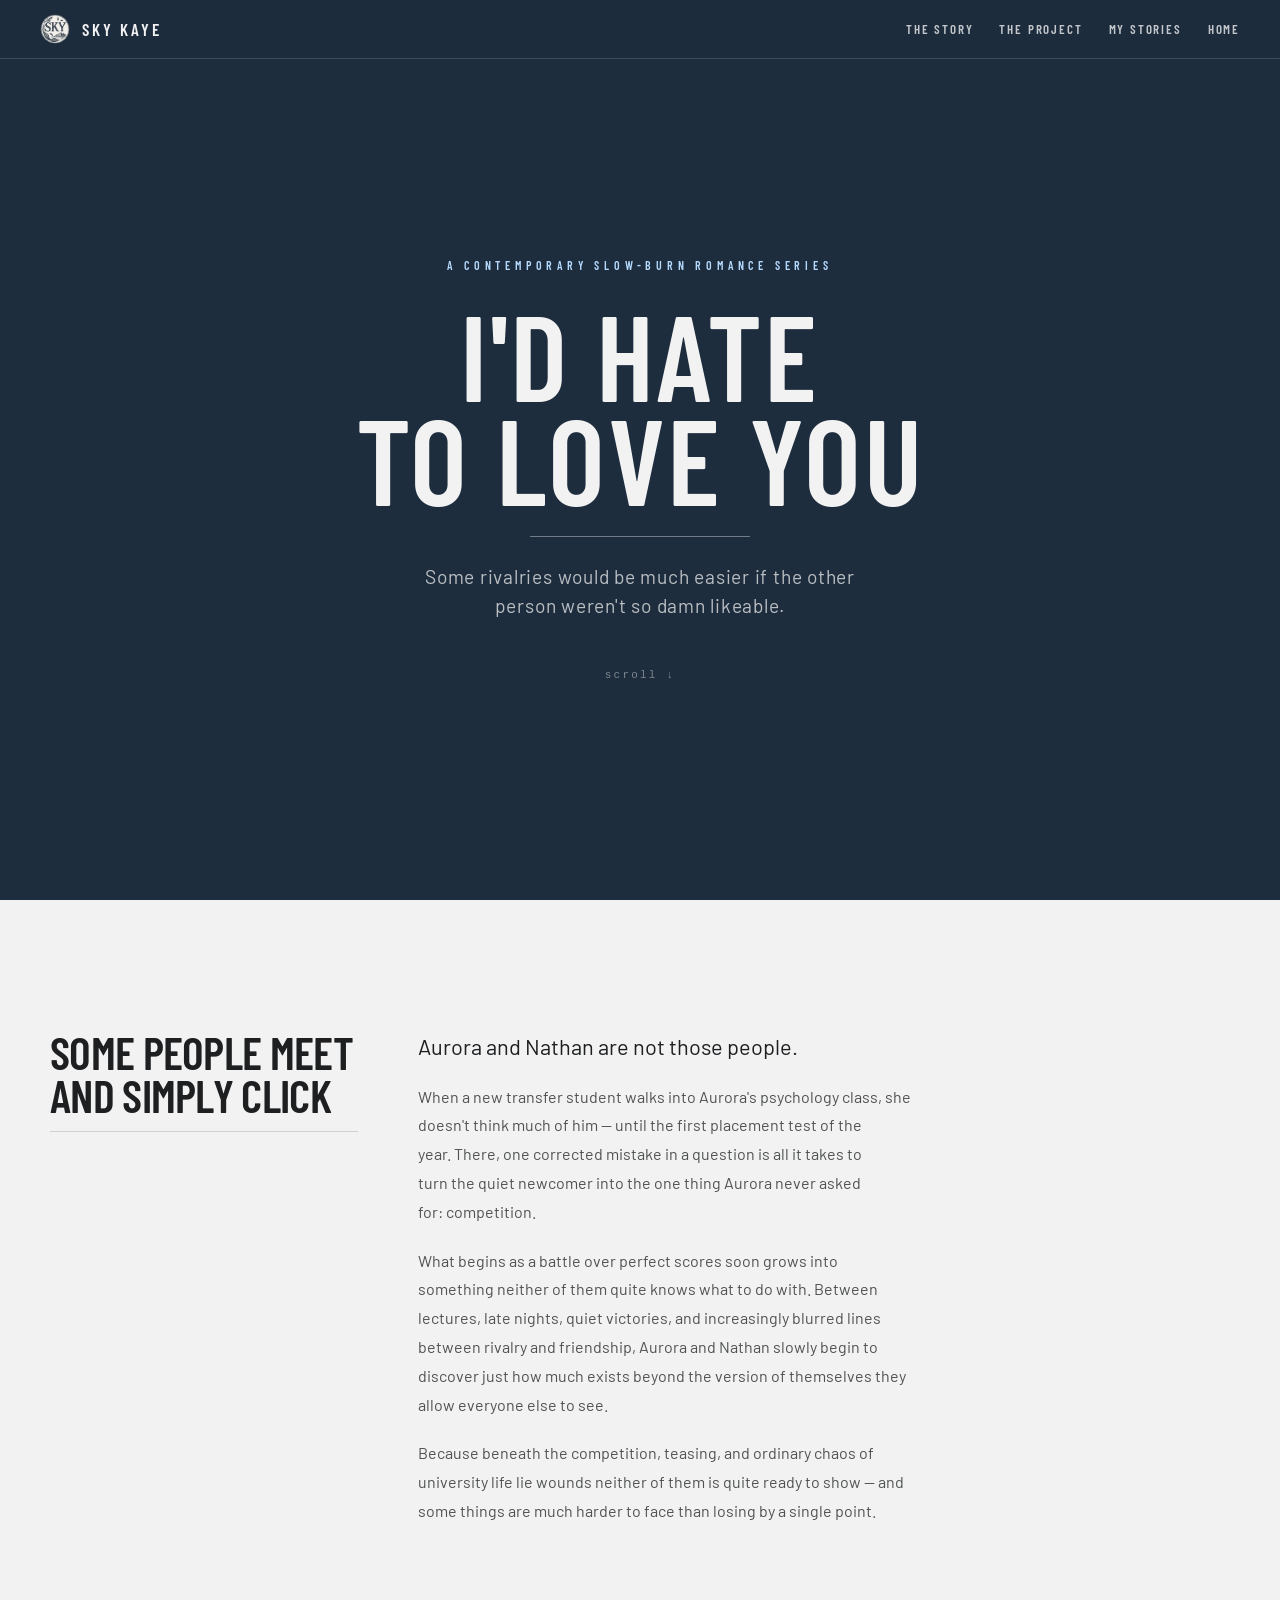
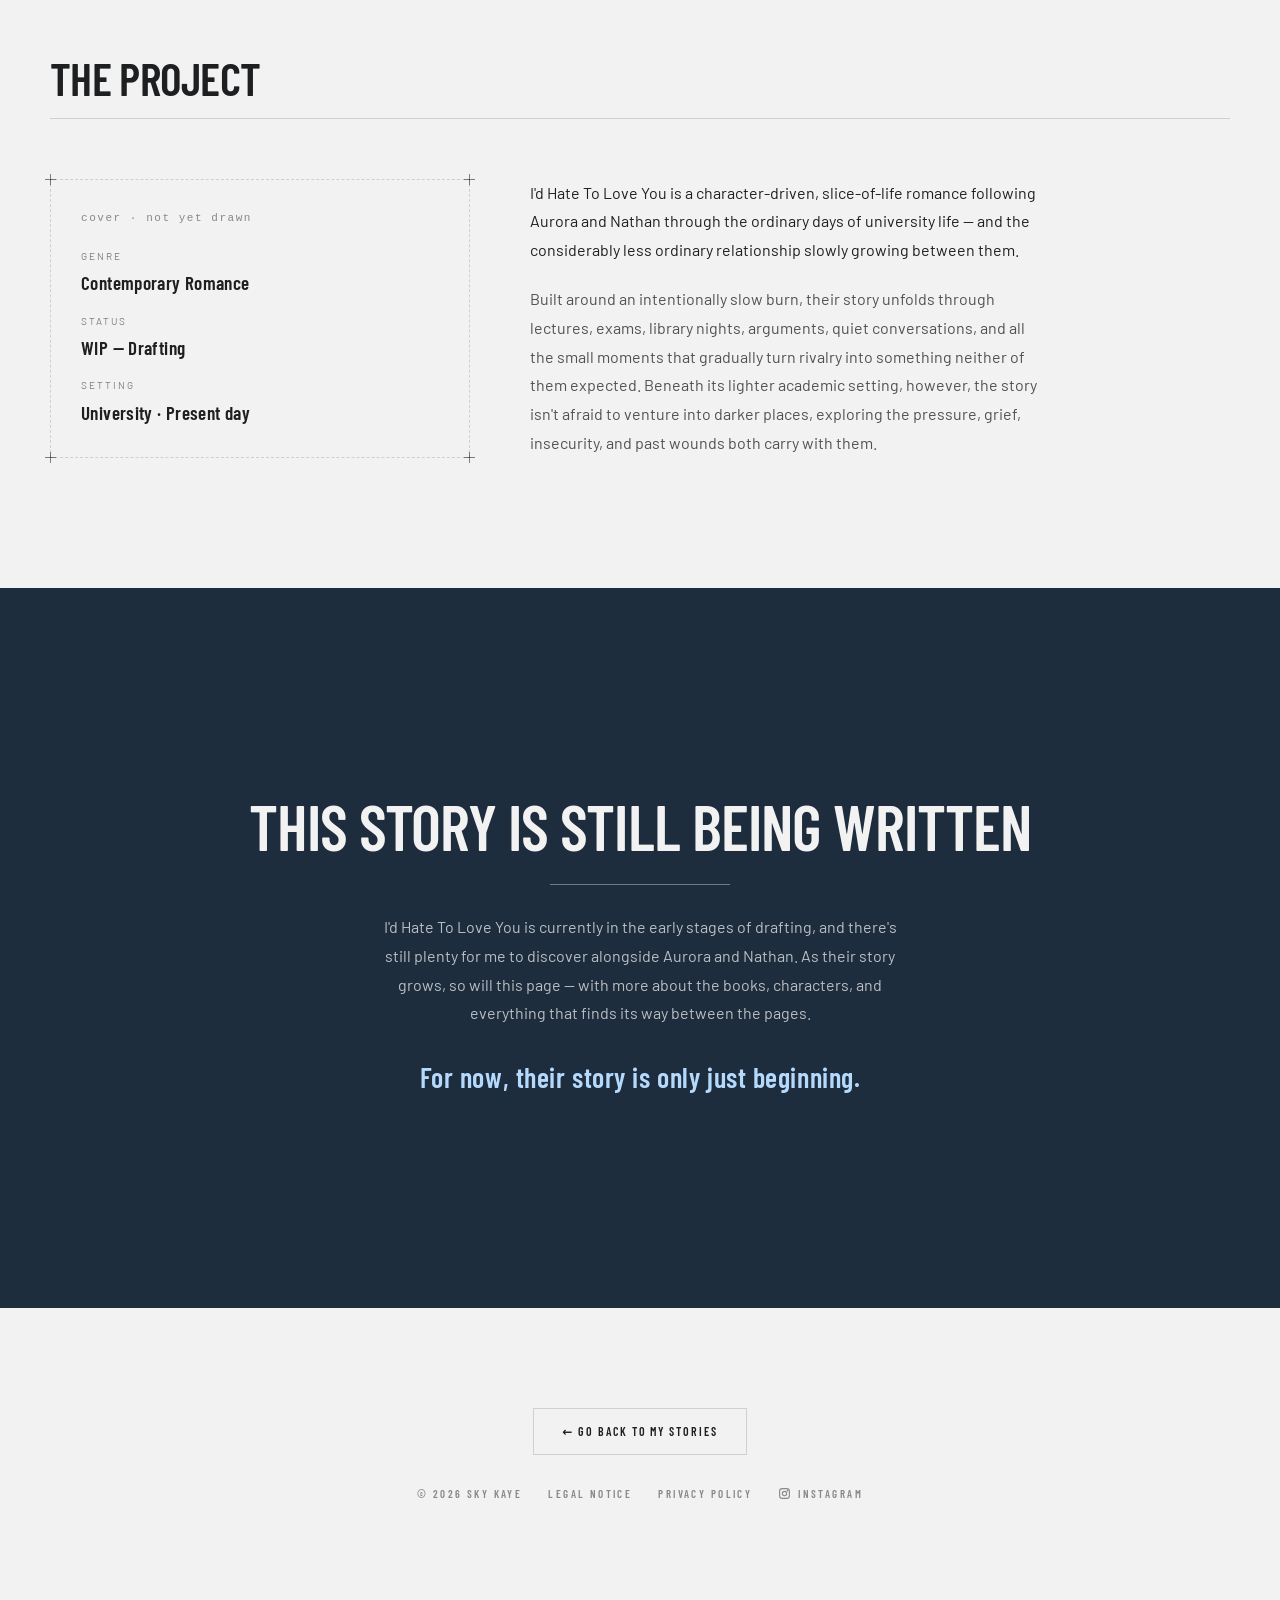
<file: src/id-hate-to-love-you.html>
<!DOCTYPE html>
<html lang="en">
<head>
<meta charset="utf-8">
<meta name="viewport" content="width=device-width, initial-scale=1">
<title>I'd Hate To Love You — Sky Kaye</title>
<meta name="description" content="A contemporary slow-burn romance by Sky Kaye. Two academic rivals, getting dangerously good at both beating and understanding each other.">
<meta property="og:title" content="I'd Hate To Love You — Sky Kaye">
<meta property="og:description" content="A contemporary slow-burn romance by Sky Kaye. Two academic rivals, getting dangerously good at both beating and understanding each other.">
<meta property="og:type" content="website">
<meta property="og:image" content="assets/img/sky-kaye-logo.jpeg">
<link rel="stylesheet" href="assets/css/industry.css">
<link rel="stylesheet" href="assets/css/responsive.css">
<style>
html { scroll-behavior: smooth; }
body { margin: 0; background: var(--color-bg); color: var(--color-text); }
a { color: var(--color-accent-700); }
a:hover { color: var(--color-accent-800); }
</style>
<style>
.x1:hover{color:var(--color-accent-300) !important}
.x2:hover{color:var(--color-accent-300) !important}
.x3:hover{color:var(--color-accent-300) !important}
.x4:hover{color:var(--color-accent-300) !important}
.x5:hover{color:var(--color-accent-700) !important}
.x6:hover{color:var(--color-accent-700) !important}
[data-reveal].pre { opacity: 0; transform: translateY(18px); }
[data-reveal].in { opacity: 1; transform: none; transition: opacity 700ms cubic-bezier(.2,.7,.3,1), transform 700ms cubic-bezier(.2,.7,.3,1); }
</style>
</head>
<body>
<div style="min-height:100vh;background:var(--color-bg);font-family:var(--font-body)">

<header style="position:fixed;top:0;left:0;right:0;z-index:50;display:flex;align-items:center;gap:28px;padding:14px 40px;background:color-mix(in srgb, var(--color-accent-900) 82%, transparent);backdrop-filter:blur(10px);border-bottom:1px solid color-mix(in srgb, #f2f2f3 16%, transparent)">
  <a href="index.html" style="display:flex;align-items:center;gap:12px;text-decoration:none;color:var(--color-bg);margin-right:auto">
    <img src="assets/img/sky-kaye-logo.jpeg" alt="Sky Kaye" style="width:30px;height:30px;border-radius:50%;mix-blend-mode:screen">
    <span style="font-family:var(--font-heading);font-weight:600;font-size:17px;letter-spacing:0.18em;text-transform:uppercase">Sky Kaye</span>
  </a>
  <nav style="display:flex;gap:26px;font-family:var(--font-heading);font-weight:600;font-size:13px;letter-spacing:0.14em;text-transform:uppercase">
    <a class="x1" href="#intro" style="color:color-mix(in srgb, #f2f2f3 78%, transparent);text-decoration:none">The story</a>
    <a class="x2" href="#project" style="color:color-mix(in srgb, #f2f2f3 78%, transparent);text-decoration:none">The project</a>
    <a class="x3" href="index.html#stories" style="color:color-mix(in srgb, #f2f2f3 78%, transparent);text-decoration:none">My stories</a>
    <a class="x4" href="index.html" style="color:color-mix(in srgb, #f2f2f3 78%, transparent);text-decoration:none">Home</a>
  </nav>
</header>

<section id="hero" style="min-height:100vh;display:grid;place-items:center;padding:120px 40px 80px;background:var(--color-accent-900);color:var(--color-bg);text-align:center">
  <div style="display:flex;flex-direction:column;align-items:center;gap:26px;max-width:1100px">
    <span style="font-family:var(--font-heading);font-weight:600;font-size:12px;letter-spacing:0.4em;text-transform:uppercase;color:var(--color-accent-300)">A Contemporary Slow-burn Romance Series</span>
    <h1 style="margin:0;font-size:clamp(46px,9.5vw,150px);line-height:0.86;letter-spacing:0.02em;text-transform:uppercase">I'd Hate<br>To Love You</h1>
    <div style="width:220px;height:1px;background:color-mix(in srgb, #f2f2f3 40%, transparent)"></div>
    <p style="margin:0;max-width:44ch;font-size:clamp(15px,1.5vw,20px);line-height:1.5;letter-spacing:0.04em;color:color-mix(in srgb, #f2f2f3 74%, transparent);text-wrap:pretty">Some rivalries would be much easier if the other person weren't so damn likeable.</p>
    <span style="margin-top:20px;font-family:ui-monospace,Menlo,monospace;font-size:11px;letter-spacing:0.2em;color:color-mix(in srgb, #f2f2f3 45%, transparent)">scroll &darr;</span>
  </div>
</section>

<section id="intro" style="padding:130px 40px;scroll-margin-top:70px">
  <div style="width:min(1180px,100%);margin:0 auto;display:grid;grid-template-columns:minmax(200px,0.55fr) minmax(0,1.45fr);gap:60px;align-items:start">
    <div data-reveal style="display:flex;flex-direction:column;gap:14px">
      <h2 style="margin:0;font-size:clamp(32px,3.6vw,54px);line-height:0.94;text-transform:uppercase">Some people meet and simply click</h2>
      <div style="width:100%;height:1px;background:var(--color-divider)"></div>
    </div>
    <div data-reveal style="display:flex;flex-direction:column;gap:20px;max-width:62ch">
      <p style="margin:0;font-size:clamp(19px,1.7vw,25px);line-height:1.5;text-wrap:pretty">Aurora and Nathan are not those people.</p>
      <p style="margin:0;font-size:16px;line-height:1.8;color:color-mix(in srgb, var(--color-text) 76%, transparent);text-wrap:pretty">When a new transfer student walks into Aurora's psychology class, she doesn't think much of him — until the first placement test of the year. There, one corrected mistake in a question is all it takes to turn the quiet newcomer into the one thing Aurora never asked for: competition.</p>
      <p style="margin:0;font-size:16px;line-height:1.8;color:color-mix(in srgb, var(--color-text) 76%, transparent);text-wrap:pretty">What begins as a battle over perfect scores soon grows into something neither of them quite knows what to do with. Between lectures, late nights, quiet victories, and increasingly blurred lines between rivalry and friendship, Aurora and Nathan slowly begin to discover just how much exists beyond the version of themselves they allow everyone else to see.</p>
      <p style="margin:0;font-size:16px;line-height:1.8;color:color-mix(in srgb, var(--color-text) 76%, transparent);text-wrap:pretty">Because beneath the competition, teasing, and ordinary chaos of university life lie wounds neither of them is quite ready to show — and some things are much harder to face than losing by a single point.</p>
    </div>
  </div>
</section>

<section id="project" style="padding:0 40px 130px;scroll-margin-top:70px">
  <div style="width:min(1180px,100%);margin:0 auto">
    <div data-reveal style="display:flex;align-items:baseline;gap:18px;padding-bottom:18px;border-bottom:1px solid var(--color-divider);margin-bottom:60px">
      <h2 style="margin:0;font-size:clamp(30px,3.6vw,52px);line-height:0.95;text-transform:uppercase">The project</h2>
    </div>
    <div style="display:grid;grid-template-columns:minmax(240px,0.75fr) minmax(0,1.25fr);gap:60px;align-items:start">
      <div data-reveal class="blueprint" style="display:flex;flex-direction:column;gap:22px;padding:30px;border-style:dashed">
        <i class="corner tl"></i><i class="corner tr"></i><i class="corner bl"></i><i class="corner br"></i>
        <span style="font-family:ui-monospace,Menlo,monospace;font-size:11px;letter-spacing:0.14em;color:color-mix(in srgb, var(--color-text) 50%, transparent)">cover &middot; not yet drawn</span>
        <dl style="margin:0;display:grid;gap:16px">
          <div style="display:flex;flex-direction:column;gap:4px"><dt style="font-size:10px;letter-spacing:0.2em;text-transform:uppercase;color:color-mix(in srgb, var(--color-text) 55%, transparent)">Genre</dt><dd style="margin:0;font-family:var(--font-heading);font-weight:600;font-size:19px;letter-spacing:0.02em">Contemporary Romance</dd></div>
          <div style="display:flex;flex-direction:column;gap:4px"><dt style="font-size:10px;letter-spacing:0.2em;text-transform:uppercase;color:color-mix(in srgb, var(--color-text) 55%, transparent)">Status</dt><dd style="margin:0;font-family:var(--font-heading);font-weight:600;font-size:19px;letter-spacing:0.02em">WIP — Drafting</dd></div>
          <div style="display:flex;flex-direction:column;gap:4px"><dt style="font-size:10px;letter-spacing:0.2em;text-transform:uppercase;color:color-mix(in srgb, var(--color-text) 55%, transparent)">Setting</dt><dd style="margin:0;font-family:var(--font-heading);font-weight:600;font-size:19px;letter-spacing:0.02em">University · Present day</dd></div>
        </dl>
      </div>
      <div data-reveal style="display:flex;flex-direction:column;gap:20px;max-width:64ch">
        <p style="margin:0;font-size:16px;line-height:1.8;text-wrap:pretty">I'd Hate To Love You is a character-driven, slice-of-life romance following Aurora and Nathan through the ordinary days of university life — and the considerably less ordinary relationship slowly growing between them.</p>
        <p style="margin:0;font-size:16px;line-height:1.8;color:color-mix(in srgb, var(--color-text) 76%, transparent);text-wrap:pretty">Built around an intentionally slow burn, their story unfolds through lectures, exams, library nights, arguments, quiet conversations, and all the small moments that gradually turn rivalry into something neither of them expected. Beneath its lighter academic setting, however, the story isn't afraid to venture into darker places, exploring the pressure, grief, insecurity, and past wounds both carry with them.</p>
      </div>
    </div>
  </div>
</section>

<section id="disclaimer" style="min-height:80vh;display:grid;place-items:center;padding:110px 40px;background:var(--color-accent-900);color:var(--color-bg)">
  <div style="width:min(880px,100%);display:flex;flex-direction:column;gap:28px;text-align:center;align-items:center">
    <h2 data-reveal style="margin:0;font-size:clamp(32px,5vw,80px);line-height:0.92;text-transform:uppercase">This story is still being written</h2>
    <div style="width:180px;height:1px;background:color-mix(in srgb, #f2f2f3 40%, transparent)"></div>
    <p data-reveal style="margin:0;max-width:60ch;font-size:16px;line-height:1.8;color:color-mix(in srgb, #f2f2f3 74%, transparent);text-wrap:pretty">I'd Hate To Love You is currently in the early stages of drafting, and there's still plenty for me to discover alongside Aurora and Nathan. As their story grows, so will this page — with more about the books, characters, and everything that finds its way between the pages.</p>
    <p data-reveal style="margin:0;font-family:var(--font-heading);font-weight:600;font-size:clamp(20px,2.2vw,30px);letter-spacing:0.02em;color:var(--color-accent-300)">For now, their story is only just beginning.</p>
  </div>
</section>

<section id="back" style="padding:100px 40px;display:flex;flex-direction:column;align-items:center;gap:30px">
  <a data-reveal class="btn btn-secondary" href="index.html#stories" style="padding:15px 28px;font-size:12px;letter-spacing:0.16em;text-transform:uppercase">&larr; Go back to my stories</a>
  <div style="display:flex;flex-wrap:wrap;justify-content:center;gap:26px;font-family:var(--font-heading);font-weight:600;font-size:11px;letter-spacing:0.22em;text-transform:uppercase;color:color-mix(in srgb, var(--color-text) 50%, transparent)">
    <span>&copy; 2026 Sky Kaye</span>
    <a class="x5" href="legal-notice.html" style="color:inherit;text-decoration:none">Legal notice</a>
    <a class="x6" href="privacy-policy.html" style="color:inherit;text-decoration:none">Privacy policy</a>
    <a class="x6" href="https://www.instagram.com/writtenbyskyk" target="_blank" rel="noopener" aria-label="Instagram (opens in a new tab)" style="color:inherit;text-decoration:none;display:inline-flex;align-items:center;gap:7px"><svg width="13" height="13" viewBox="0 0 24 24" fill="none" stroke="currentColor" stroke-width="2" stroke-linecap="round" stroke-linejoin="round" aria-hidden="true" focusable="false"><rect x="3" y="3" width="18" height="18" rx="5"/><circle cx="12" cy="12" r="4"/><circle cx="17.5" cy="6.5" r="0.6" fill="currentColor"/></svg>Instagram</a>
  </div>
</section>

</div>
<script>
(function () {
  if (!('IntersectionObserver' in window) || matchMedia('(prefers-reduced-motion: reduce)').matches) return;
  var nodes = [].slice.call(document.querySelectorAll('[data-reveal]'));
  var io = new IntersectionObserver(function (es) {
    es.forEach(function (e) {
      if (!e.isIntersecting) return;
      e.target.classList.remove('pre');
      e.target.classList.add('in');
      io.unobserve(e.target);
    });
  }, { threshold: 0.1, rootMargin: '0px 0px -8% 0px' });
  nodes.forEach(function (n) {
    if (n.getBoundingClientRect().top < window.innerHeight * 0.9) return;
    n.classList.add('pre');
    io.observe(n);
  });
})();
</script>
</body>
</html>
</file>
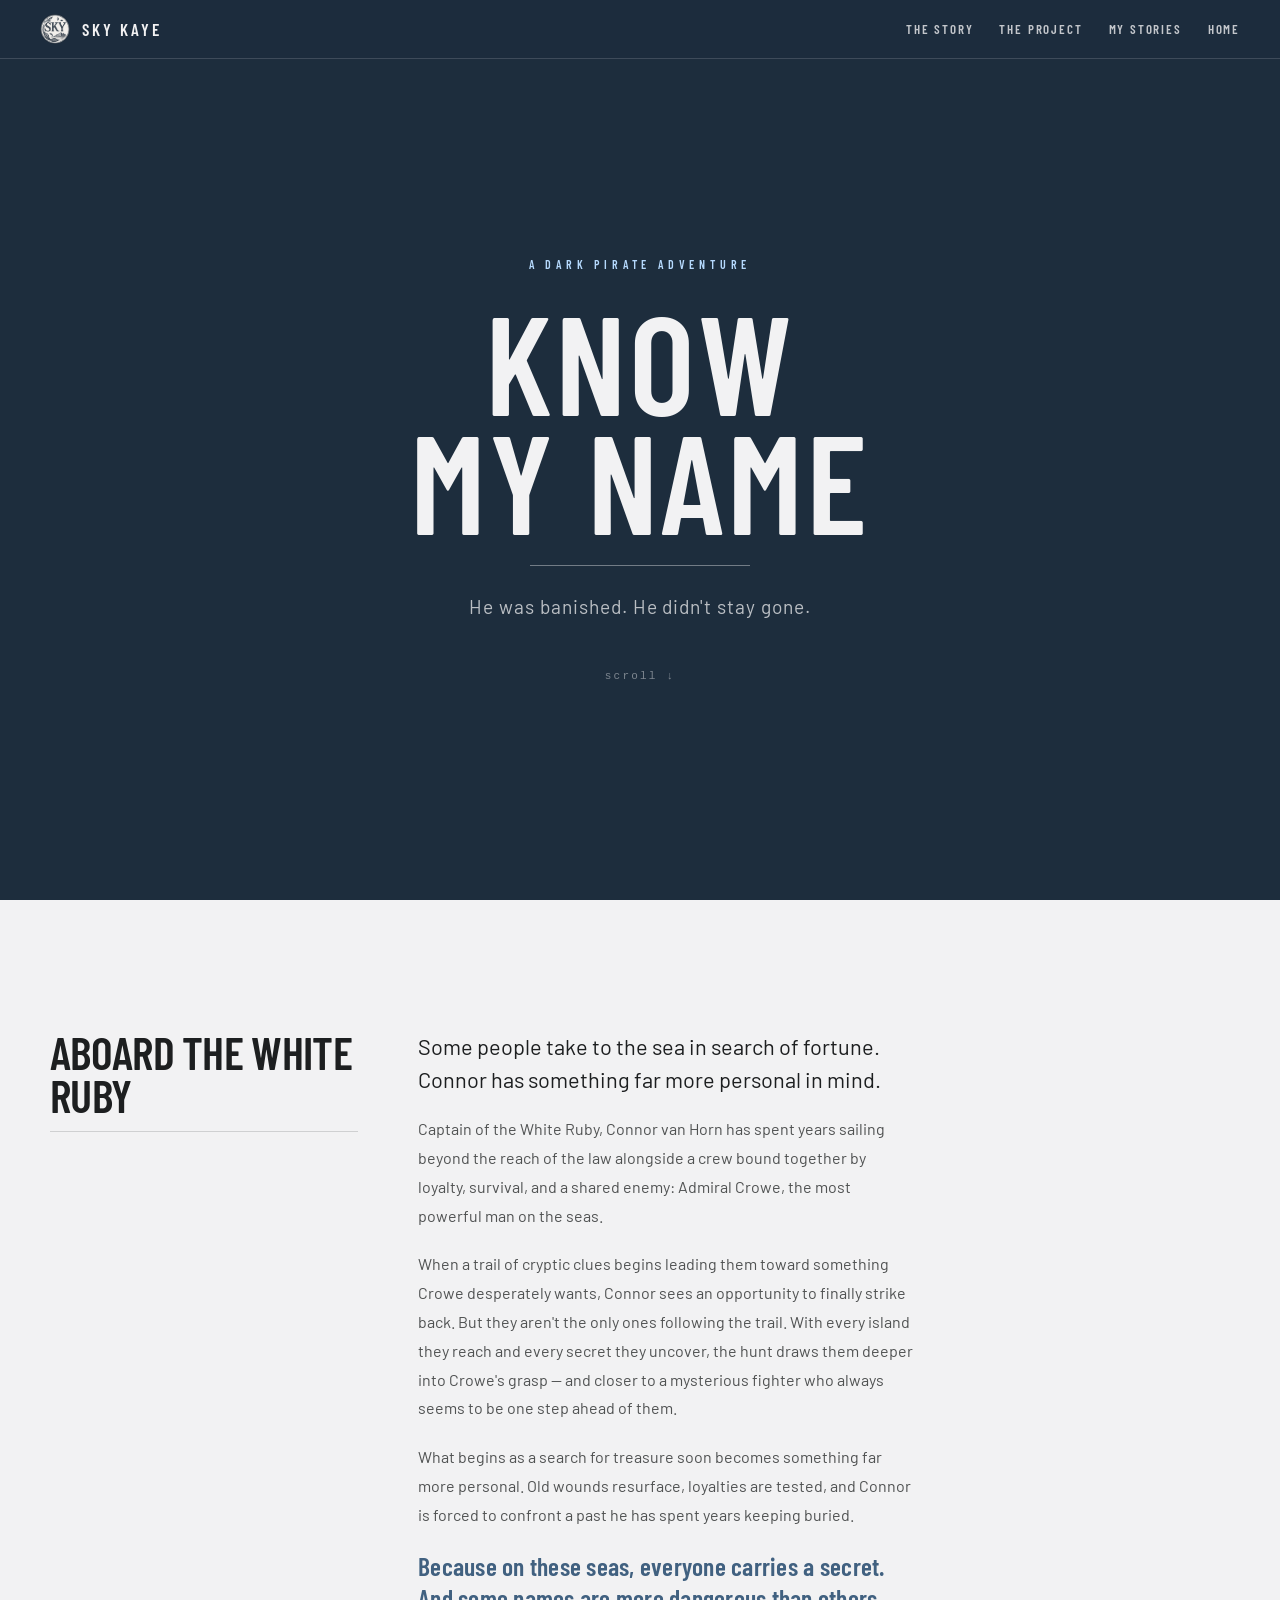
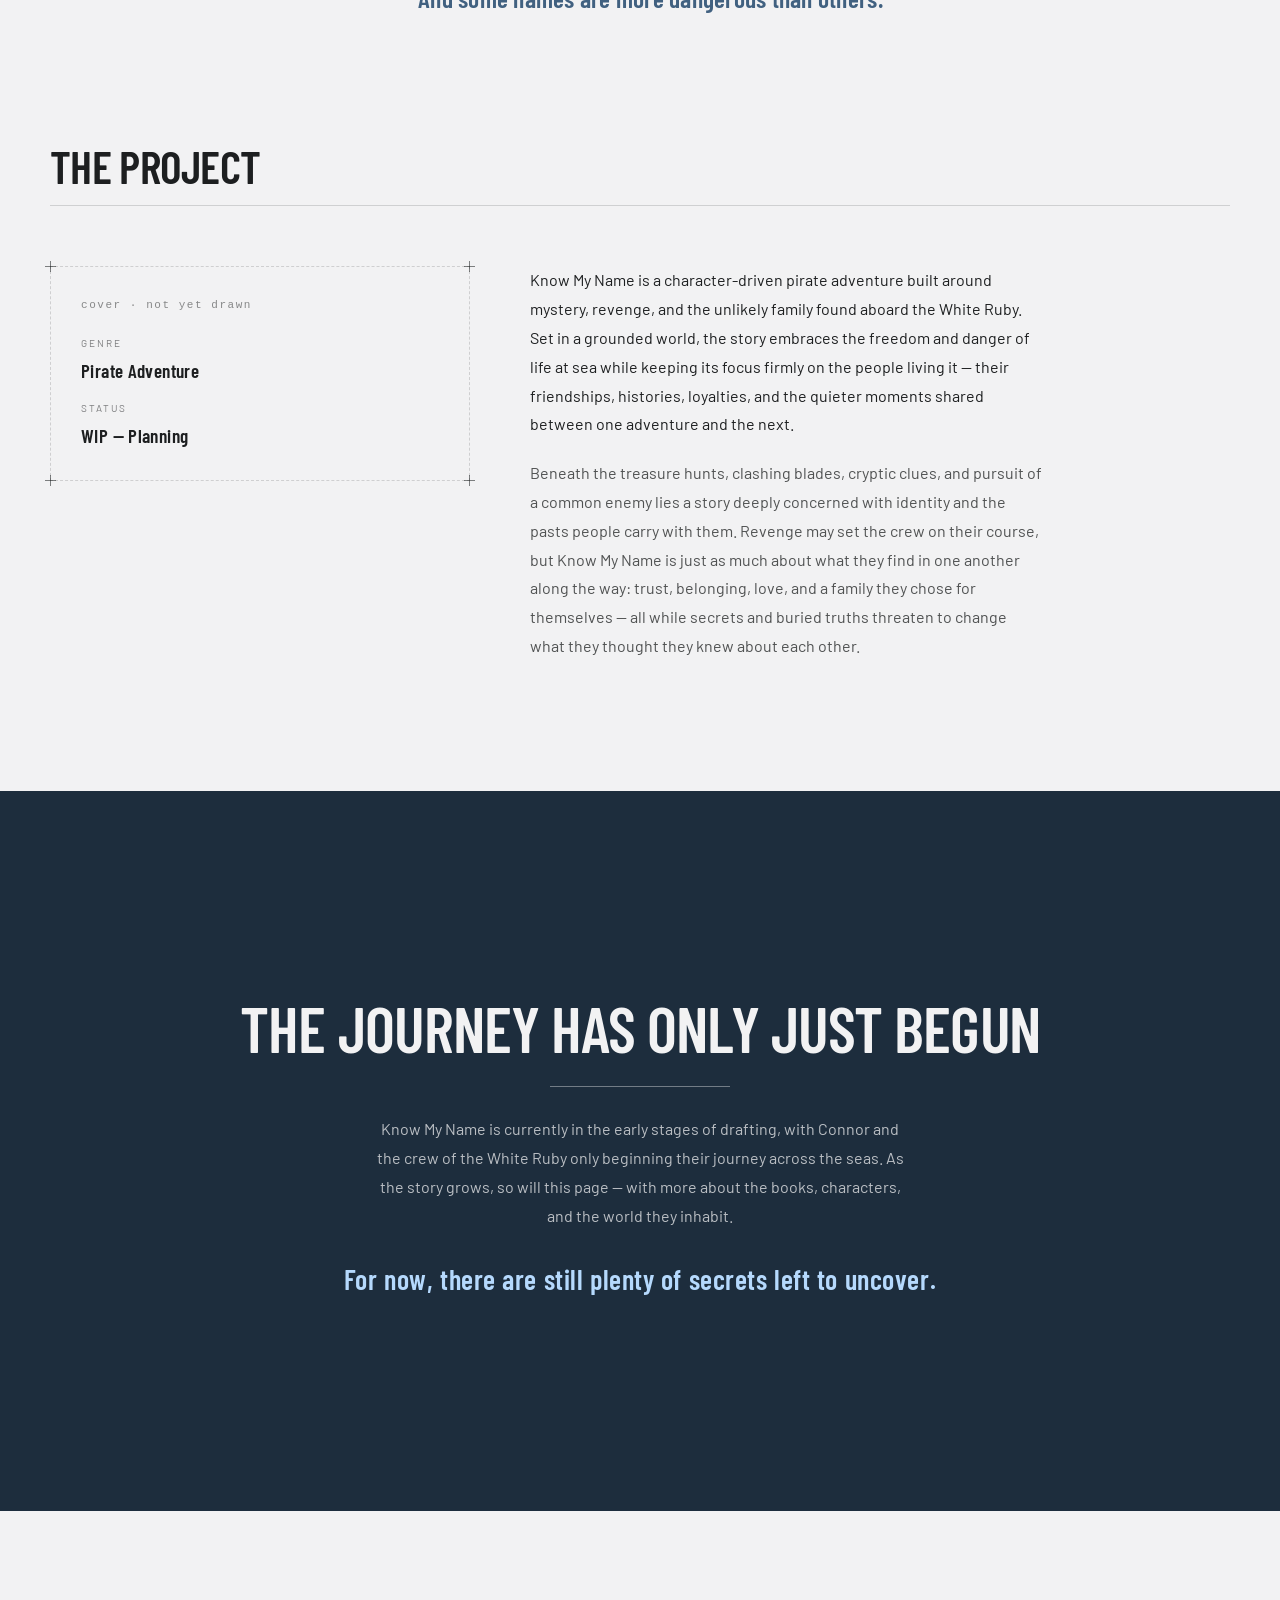
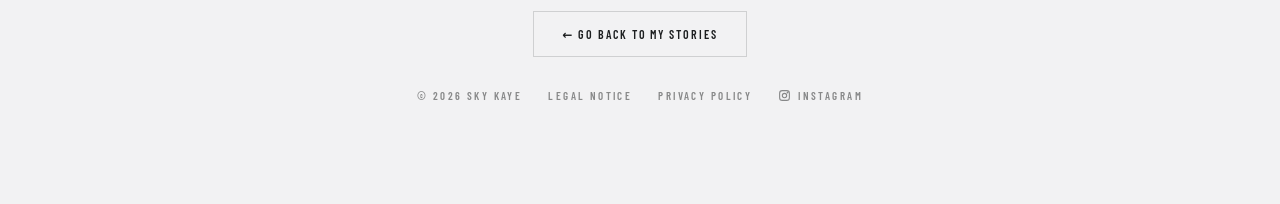
<file: src/know-my-name.html>
<!DOCTYPE html>
<html lang="en">
<head>
<meta charset="utf-8">
<meta name="viewport" content="width=device-width, initial-scale=1">
<title>Know My Name — Sky Kaye</title>
<meta name="description" content="A dark pirate adventure by Sky Kaye. Aboard the White Ruby, everyone carries a secret — and some names are more dangerous than others.">
<meta property="og:title" content="Know My Name — Sky Kaye">
<meta property="og:description" content="A dark pirate adventure by Sky Kaye. Aboard the White Ruby, everyone carries a secret — and some names are more dangerous than others.">
<meta property="og:type" content="website">
<meta property="og:image" content="assets/img/sky-kaye-logo.jpeg">
<link rel="stylesheet" href="assets/css/industry.css">
<link rel="stylesheet" href="assets/css/responsive.css">
<style>
html { scroll-behavior: smooth; }
body { margin: 0; background: var(--color-bg); color: var(--color-text); }
a { color: var(--color-accent-700); }
a:hover { color: var(--color-accent-800); }
</style>
<style>
.x1:hover{color:var(--color-accent-300) !important}
.x2:hover{color:var(--color-accent-300) !important}
.x3:hover{color:var(--color-accent-300) !important}
.x4:hover{color:var(--color-accent-300) !important}
.x5:hover{color:var(--color-accent-700) !important}
.x6:hover{color:var(--color-accent-700) !important}
[data-reveal].pre { opacity: 0; transform: translateY(18px); }
[data-reveal].in { opacity: 1; transform: none; transition: opacity 700ms cubic-bezier(.2,.7,.3,1), transform 700ms cubic-bezier(.2,.7,.3,1); }
</style>
</head>
<body>
<div style="min-height:100vh;background:var(--color-bg);font-family:var(--font-body)">

<header style="position:fixed;top:0;left:0;right:0;z-index:50;display:flex;align-items:center;gap:28px;padding:14px 40px;background:color-mix(in srgb, var(--color-accent-900) 82%, transparent);backdrop-filter:blur(10px);border-bottom:1px solid color-mix(in srgb, #f2f2f3 16%, transparent)">
  <a href="index.html" style="display:flex;align-items:center;gap:12px;text-decoration:none;color:var(--color-bg);margin-right:auto">
    <img src="assets/img/sky-kaye-logo.jpeg" alt="Sky Kaye" style="width:30px;height:30px;border-radius:50%;mix-blend-mode:screen">
    <span style="font-family:var(--font-heading);font-weight:600;font-size:17px;letter-spacing:0.18em;text-transform:uppercase">Sky Kaye</span>
  </a>
  <nav style="display:flex;gap:26px;font-family:var(--font-heading);font-weight:600;font-size:13px;letter-spacing:0.14em;text-transform:uppercase">
    <a class="x1" href="#intro" style="color:color-mix(in srgb, #f2f2f3 78%, transparent);text-decoration:none">The story</a>
    <a class="x2" href="#project" style="color:color-mix(in srgb, #f2f2f3 78%, transparent);text-decoration:none">The project</a>
    <a class="x3" href="index.html#stories" style="color:color-mix(in srgb, #f2f2f3 78%, transparent);text-decoration:none">My stories</a>
    <a class="x4" href="index.html" style="color:color-mix(in srgb, #f2f2f3 78%, transparent);text-decoration:none">Home</a>
  </nav>
</header>

<section id="hero" style="min-height:100vh;display:grid;place-items:center;padding:120px 40px 80px;background:var(--color-accent-900);color:var(--color-bg);text-align:center">
  <div style="display:flex;flex-direction:column;align-items:center;gap:26px;max-width:1100px">
    <span style="font-family:var(--font-heading);font-weight:600;font-size:12px;letter-spacing:0.4em;text-transform:uppercase;color:var(--color-accent-300)">A Dark Pirate Adventure</span>
    <h1 style="margin:0;font-size:clamp(52px,11vw,180px);line-height:0.85;letter-spacing:0.02em;text-transform:uppercase">Know<br>My Name</h1>
    <div style="width:220px;height:1px;background:color-mix(in srgb, #f2f2f3 40%, transparent)"></div>
    <p style="margin:0;font-size:clamp(15px,1.5vw,20px);letter-spacing:0.05em;color:color-mix(in srgb, #f2f2f3 74%, transparent)">He was banished. He didn't stay gone.</p>
    <span style="margin-top:20px;font-family:ui-monospace,Menlo,monospace;font-size:11px;letter-spacing:0.2em;color:color-mix(in srgb, #f2f2f3 45%, transparent)">scroll &darr;</span>
  </div>
</section>

<section id="intro" style="padding:130px 40px;scroll-margin-top:70px">
  <div style="width:min(1180px,100%);margin:0 auto;display:grid;grid-template-columns:minmax(200px,0.55fr) minmax(0,1.45fr);gap:60px;align-items:start">
    <div data-reveal style="display:flex;flex-direction:column;gap:14px">
      <h2 style="margin:0;font-size:clamp(32px,3.6vw,54px);line-height:0.94;text-transform:uppercase">Aboard the White Ruby</h2>
      <div style="width:100%;height:1px;background:var(--color-divider)"></div>
    </div>
    <div data-reveal style="display:flex;flex-direction:column;gap:20px;max-width:62ch">
      <p style="margin:0;font-size:clamp(19px,1.7vw,25px);line-height:1.5;text-wrap:pretty">Some people take to the sea in search of fortune. Connor has something far more personal in mind.</p>
      <p style="margin:0;font-size:16px;line-height:1.8;color:color-mix(in srgb, var(--color-text) 76%, transparent);text-wrap:pretty">Captain of the White Ruby, Connor van Horn has spent years sailing beyond the reach of the law alongside a crew bound together by loyalty, survival, and a shared enemy: Admiral Crowe, the most powerful man on the seas.</p>
      <p style="margin:0;font-size:16px;line-height:1.8;color:color-mix(in srgb, var(--color-text) 76%, transparent);text-wrap:pretty">When a trail of cryptic clues begins leading them toward something Crowe desperately wants, Connor sees an opportunity to finally strike back. But they aren't the only ones following the trail. With every island they reach and every secret they uncover, the hunt draws them deeper into Crowe's grasp — and closer to a mysterious fighter who always seems to be one step ahead of them.</p>
      <p style="margin:0;font-size:16px;line-height:1.8;color:color-mix(in srgb, var(--color-text) 76%, transparent);text-wrap:pretty">What begins as a search for treasure soon becomes something far more personal. Old wounds resurface, loyalties are tested, and Connor is forced to confront a past he has spent years keeping buried.</p>
      <p style="margin:0;font-family:var(--font-heading);font-weight:600;font-size:clamp(20px,2vw,28px);line-height:1.25;letter-spacing:0.01em;color:var(--color-accent-700);text-wrap:pretty">Because on these seas, everyone carries a secret. And some names are more dangerous than others.</p>
    </div>
  </div>
</section>

<section id="project" style="padding:0 40px 130px;scroll-margin-top:70px">
  <div style="width:min(1180px,100%);margin:0 auto">
    <div data-reveal style="display:flex;align-items:baseline;gap:18px;padding-bottom:18px;border-bottom:1px solid var(--color-divider);margin-bottom:60px">
      <h2 style="margin:0;font-size:clamp(30px,3.6vw,52px);line-height:0.95;text-transform:uppercase">The project</h2>
    </div>
    <div style="display:grid;grid-template-columns:minmax(240px,0.75fr) minmax(0,1.25fr);gap:60px;align-items:start">
      <div data-reveal class="blueprint" style="display:flex;flex-direction:column;gap:22px;padding:30px;border-style:dashed">
        <i class="corner tl"></i><i class="corner tr"></i><i class="corner bl"></i><i class="corner br"></i>
        <span style="font-family:ui-monospace,Menlo,monospace;font-size:11px;letter-spacing:0.14em;color:color-mix(in srgb, var(--color-text) 50%, transparent)">cover &middot; not yet drawn</span>
        <dl style="margin:0;display:grid;gap:16px">
          <div style="display:flex;flex-direction:column;gap:4px"><dt style="font-size:10px;letter-spacing:0.2em;text-transform:uppercase;color:color-mix(in srgb, var(--color-text) 55%, transparent)">Genre</dt><dd style="margin:0;font-family:var(--font-heading);font-weight:600;font-size:19px;letter-spacing:0.02em">Pirate Adventure</dd></div>
          <div style="display:flex;flex-direction:column;gap:4px"><dt style="font-size:10px;letter-spacing:0.2em;text-transform:uppercase;color:color-mix(in srgb, var(--color-text) 55%, transparent)">Status</dt><dd style="margin:0;font-family:var(--font-heading);font-weight:600;font-size:19px;letter-spacing:0.02em">WIP — Planning</dd></div>
        </dl>
      </div>
      <div data-reveal style="display:flex;flex-direction:column;gap:20px;max-width:64ch">
        <p style="margin:0;font-size:16px;line-height:1.8;text-wrap:pretty">Know My Name is a character-driven pirate adventure built around mystery, revenge, and the unlikely family found aboard the White Ruby. Set in a grounded world, the story embraces the freedom and danger of life at sea while keeping its focus firmly on the people living it — their friendships, histories, loyalties, and the quieter moments shared between one adventure and the next.</p>
        <p style="margin:0;font-size:16px;line-height:1.8;color:color-mix(in srgb, var(--color-text) 76%, transparent);text-wrap:pretty">Beneath the treasure hunts, clashing blades, cryptic clues, and pursuit of a common enemy lies a story deeply concerned with identity and the pasts people carry with them. Revenge may set the crew on their course, but Know My Name is just as much about what they find in one another along the way: trust, belonging, love, and a family they chose for themselves — all while secrets and buried truths threaten to change what they thought they knew about each other.</p>
      </div>
    </div>
  </div>
</section>

<section id="disclaimer" style="min-height:80vh;display:grid;place-items:center;padding:110px 40px;background:var(--color-accent-900);color:var(--color-bg)">
  <div style="width:min(880px,100%);display:flex;flex-direction:column;gap:28px;text-align:center;align-items:center">
    <h2 data-reveal style="margin:0;font-size:clamp(32px,5vw,80px);line-height:0.92;text-transform:uppercase">The journey has only just begun</h2>
    <div style="width:180px;height:1px;background:color-mix(in srgb, #f2f2f3 40%, transparent)"></div>
    <p data-reveal style="margin:0;max-width:60ch;font-size:16px;line-height:1.8;color:color-mix(in srgb, #f2f2f3 74%, transparent);text-wrap:pretty">Know My Name is currently in the early stages of drafting, with Connor and the crew of the White Ruby only beginning their journey across the seas. As the story grows, so will this page — with more about the books, characters, and the world they inhabit.</p>
    <p data-reveal style="margin:0;font-family:var(--font-heading);font-weight:600;font-size:clamp(20px,2.2vw,30px);letter-spacing:0.02em;color:var(--color-accent-300)">For now, there are still plenty of secrets left to uncover.</p>
  </div>
</section>

<section id="back" style="padding:100px 40px;display:flex;flex-direction:column;align-items:center;gap:30px">
  <a data-reveal class="btn btn-secondary" href="index.html#stories" style="padding:15px 28px;font-size:12px;letter-spacing:0.16em;text-transform:uppercase">&larr; Go back to my stories</a>
  <div style="display:flex;flex-wrap:wrap;justify-content:center;gap:26px;font-family:var(--font-heading);font-weight:600;font-size:11px;letter-spacing:0.22em;text-transform:uppercase;color:color-mix(in srgb, var(--color-text) 50%, transparent)">
    <span>&copy; 2026 Sky Kaye</span>
    <a class="x5" href="legal-notice.html" style="color:inherit;text-decoration:none">Legal notice</a>
    <a class="x6" href="privacy-policy.html" style="color:inherit;text-decoration:none">Privacy policy</a>
    <a class="x6" href="https://www.instagram.com/writtenbyskyk" target="_blank" rel="noopener" aria-label="Instagram (opens in a new tab)" style="color:inherit;text-decoration:none;display:inline-flex;align-items:center;gap:7px"><svg width="13" height="13" viewBox="0 0 24 24" fill="none" stroke="currentColor" stroke-width="2" stroke-linecap="round" stroke-linejoin="round" aria-hidden="true" focusable="false"><rect x="3" y="3" width="18" height="18" rx="5"/><circle cx="12" cy="12" r="4"/><circle cx="17.5" cy="6.5" r="0.6" fill="currentColor"/></svg>Instagram</a>
  </div>
</section>

</div>
<script>
(function () {
  if (!('IntersectionObserver' in window) || matchMedia('(prefers-reduced-motion: reduce)').matches) return;
  var nodes = [].slice.call(document.querySelectorAll('[data-reveal]'));
  var io = new IntersectionObserver(function (es) {
    es.forEach(function (e) {
      if (!e.isIntersecting) return;
      e.target.classList.remove('pre');
      e.target.classList.add('in');
      io.unobserve(e.target);
    });
  }, { threshold: 0.1, rootMargin: '0px 0px -8% 0px' });
  nodes.forEach(function (n) {
    if (n.getBoundingClientRect().top < window.innerHeight * 0.9) return;
    n.classList.add('pre');
    io.observe(n);
  });
})();
</script>
</body>
</html>
</file>
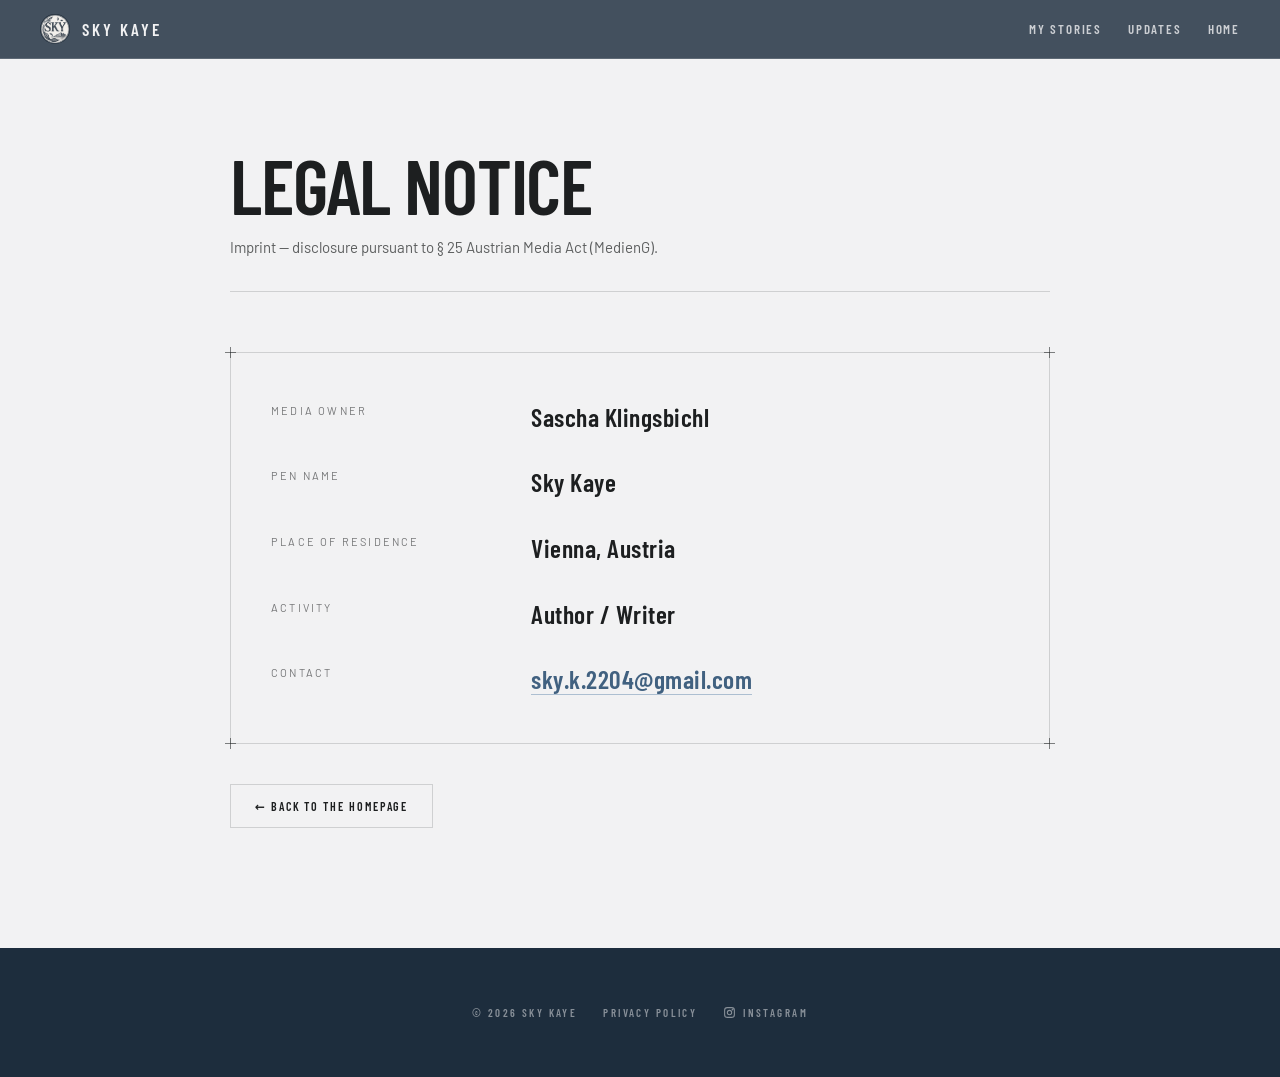
<file: src/legal-notice.html>
<!DOCTYPE html>
<html lang="en">
<head>
<meta charset="utf-8">
<meta name="viewport" content="width=device-width, initial-scale=1">
<title>Legal Notice — Sky Kaye</title>
<meta name="description" content="Imprint pursuant to § 25 Austrian Media Act.">
<meta property="og:title" content="Legal Notice — Sky Kaye">
<meta property="og:description" content="Imprint pursuant to § 25 Austrian Media Act.">
<meta property="og:type" content="website">
<meta property="og:image" content="assets/img/sky-kaye-logo.jpeg">
<link rel="stylesheet" href="assets/css/industry.css">
<link rel="stylesheet" href="assets/css/responsive.css">
<style>
html { scroll-behavior: smooth; }
body { margin: 0; background: var(--color-bg); color: var(--color-text); }
a { color: var(--color-accent-700); }
a:hover { color: var(--color-accent-800); }
</style>
<style>
.x1:hover{color:var(--color-accent-300) !important}
.x2:hover{color:var(--color-accent-300) !important}
.x3:hover{color:var(--color-accent-300) !important}
.x4:hover{color:var(--color-accent-800) !important}
.x5:hover{color:var(--color-accent-300) !important}
[data-reveal].pre { opacity: 0; transform: translateY(18px); }
[data-reveal].in { opacity: 1; transform: none; transition: opacity 700ms cubic-bezier(.2,.7,.3,1), transform 700ms cubic-bezier(.2,.7,.3,1); }
</style>
</head>
<body>
<div style="min-height:100vh;display:flex;flex-direction:column;background:var(--color-bg);font-family:var(--font-body)">

<header style="position:fixed;top:0;left:0;right:0;z-index:50;display:flex;align-items:center;gap:28px;padding:14px 40px;background:color-mix(in srgb, var(--color-accent-900) 82%, transparent);backdrop-filter:blur(10px);border-bottom:1px solid color-mix(in srgb, #f2f2f3 16%, transparent)">
  <a href="index.html" style="display:flex;align-items:center;gap:12px;text-decoration:none;color:var(--color-bg);margin-right:auto">
    <img src="assets/img/sky-kaye-logo.jpeg" alt="Sky Kaye" style="width:30px;height:30px;border-radius:50%;mix-blend-mode:screen">
    <span style="font-family:var(--font-heading);font-weight:600;font-size:17px;letter-spacing:0.18em;text-transform:uppercase">Sky Kaye</span>
  </a>
  <nav style="display:flex;gap:26px;font-family:var(--font-heading);font-weight:600;font-size:13px;letter-spacing:0.14em;text-transform:uppercase">
    <a class="x1" href="index.html#stories" style="color:color-mix(in srgb, #f2f2f3 78%, transparent);text-decoration:none">My stories</a>
    <a class="x2" href="updates.html" style="color:color-mix(in srgb, #f2f2f3 78%, transparent);text-decoration:none">Updates</a>
    <a class="x3" href="index.html" style="color:color-mix(in srgb, #f2f2f3 78%, transparent);text-decoration:none">Home</a>
  </nav>
</header>

<section style="padding:150px 40px 60px">
  <div style="width:min(820px,100%);margin:0 auto;display:flex;flex-direction:column;gap:16px">
    <h1 style="margin:0;font-size:clamp(40px,6vw,96px);line-height:0.9;text-transform:uppercase">Legal Notice</h1>
    <p style="margin:0;font-size:15px;line-height:1.7;color:color-mix(in srgb, var(--color-text) 70%, transparent)">Imprint — disclosure pursuant to § 25 Austrian Media Act (MedienG).</p>
    <div style="height:1px;background:var(--color-divider);margin-top:14px"></div>
  </div>
</section>

<section style="padding:0 40px 120px;flex:1">
  <div style="width:min(820px,100%);margin:0 auto">
    <dl class="blueprint" style="margin:0;padding:44px 40px;display:grid;grid-template-columns:minmax(150px,220px) minmax(0,1fr);gap:26px 40px">
      <i class="corner tl"></i><i class="corner tr"></i><i class="corner bl"></i><i class="corner br"></i>
      <dt style="font-size:11px;letter-spacing:0.2em;text-transform:uppercase;color:color-mix(in srgb, var(--color-text) 58%, transparent);padding-top:5px">Media Owner</dt>
      <dd style="margin:0;font-family:var(--font-heading);font-weight:600;font-size:clamp(20px,2vw,26px);letter-spacing:0.02em">Sascha Klingsbichl</dd>
      <dt style="font-size:11px;letter-spacing:0.2em;text-transform:uppercase;color:color-mix(in srgb, var(--color-text) 58%, transparent);padding-top:5px">Pen Name</dt>
      <dd style="margin:0;font-family:var(--font-heading);font-weight:600;font-size:clamp(20px,2vw,26px);letter-spacing:0.02em">Sky Kaye</dd>
      <dt style="font-size:11px;letter-spacing:0.2em;text-transform:uppercase;color:color-mix(in srgb, var(--color-text) 58%, transparent);padding-top:5px">Place of Residence</dt>
      <dd style="margin:0;font-family:var(--font-heading);font-weight:600;font-size:clamp(20px,2vw,26px);letter-spacing:0.02em">Vienna, Austria</dd>
      <dt style="font-size:11px;letter-spacing:0.2em;text-transform:uppercase;color:color-mix(in srgb, var(--color-text) 58%, transparent);padding-top:5px">Activity</dt>
      <dd style="margin:0;font-family:var(--font-heading);font-weight:600;font-size:clamp(20px,2vw,26px);letter-spacing:0.02em">Author / Writer</dd>
      <dt style="font-size:11px;letter-spacing:0.2em;text-transform:uppercase;color:color-mix(in srgb, var(--color-text) 58%, transparent);padding-top:5px">Contact</dt>
      <dd style="margin:0;font-family:var(--font-heading);font-weight:600;font-size:clamp(20px,2vw,26px);letter-spacing:0.02em"><a class="x4" href="mailto:sky.k.2204@gmail.com" style="color:var(--color-accent-700);text-decoration:none;border-bottom:1px solid color-mix(in srgb, var(--color-accent) 45%, transparent)">sky.k.2204@gmail.com</a></dd>
    </dl>
    <a class="btn btn-secondary" href="index.html" style="margin-top:40px;padding:14px 24px;font-size:12px;letter-spacing:0.16em;text-transform:uppercase">&larr; Back to the homepage</a>
  </div>
</section>

<footer style="padding:56px 40px;background:var(--color-accent-900);color:var(--color-bg);display:flex;flex-wrap:wrap;justify-content:center;gap:26px;font-family:var(--font-heading);font-weight:600;font-size:11px;letter-spacing:0.22em;text-transform:uppercase;color:color-mix(in srgb, #f2f2f3 50%, transparent)">
  <span>&copy; 2026 Sky Kaye</span>
  <a class="x5" href="privacy-policy.html" style="color:inherit;text-decoration:none">Privacy policy</a>
  <a class="x5" href="https://www.instagram.com/writtenbyskyk" target="_blank" rel="noopener" aria-label="Instagram (opens in a new tab)" style="color:inherit;text-decoration:none;display:inline-flex;align-items:center;gap:7px"><svg width="13" height="13" viewBox="0 0 24 24" fill="none" stroke="currentColor" stroke-width="2" stroke-linecap="round" stroke-linejoin="round" aria-hidden="true" focusable="false"><rect x="3" y="3" width="18" height="18" rx="5"/><circle cx="12" cy="12" r="4"/><circle cx="17.5" cy="6.5" r="0.6" fill="currentColor"/></svg>Instagram</a>
</footer>

</div>
<script>
(function () {
  if (!('IntersectionObserver' in window) || matchMedia('(prefers-reduced-motion: reduce)').matches) return;
  var nodes = [].slice.call(document.querySelectorAll('[data-reveal]'));
  var io = new IntersectionObserver(function (es) {
    es.forEach(function (e) {
      if (!e.isIntersecting) return;
      e.target.classList.remove('pre');
      e.target.classList.add('in');
      io.unobserve(e.target);
    });
  }, { threshold: 0.1, rootMargin: '0px 0px -8% 0px' });
  nodes.forEach(function (n) {
    if (n.getBoundingClientRect().top < window.innerHeight * 0.9) return;
    n.classList.add('pre');
    io.observe(n);
  });
})();
</script>
</body>
</html>
</file>
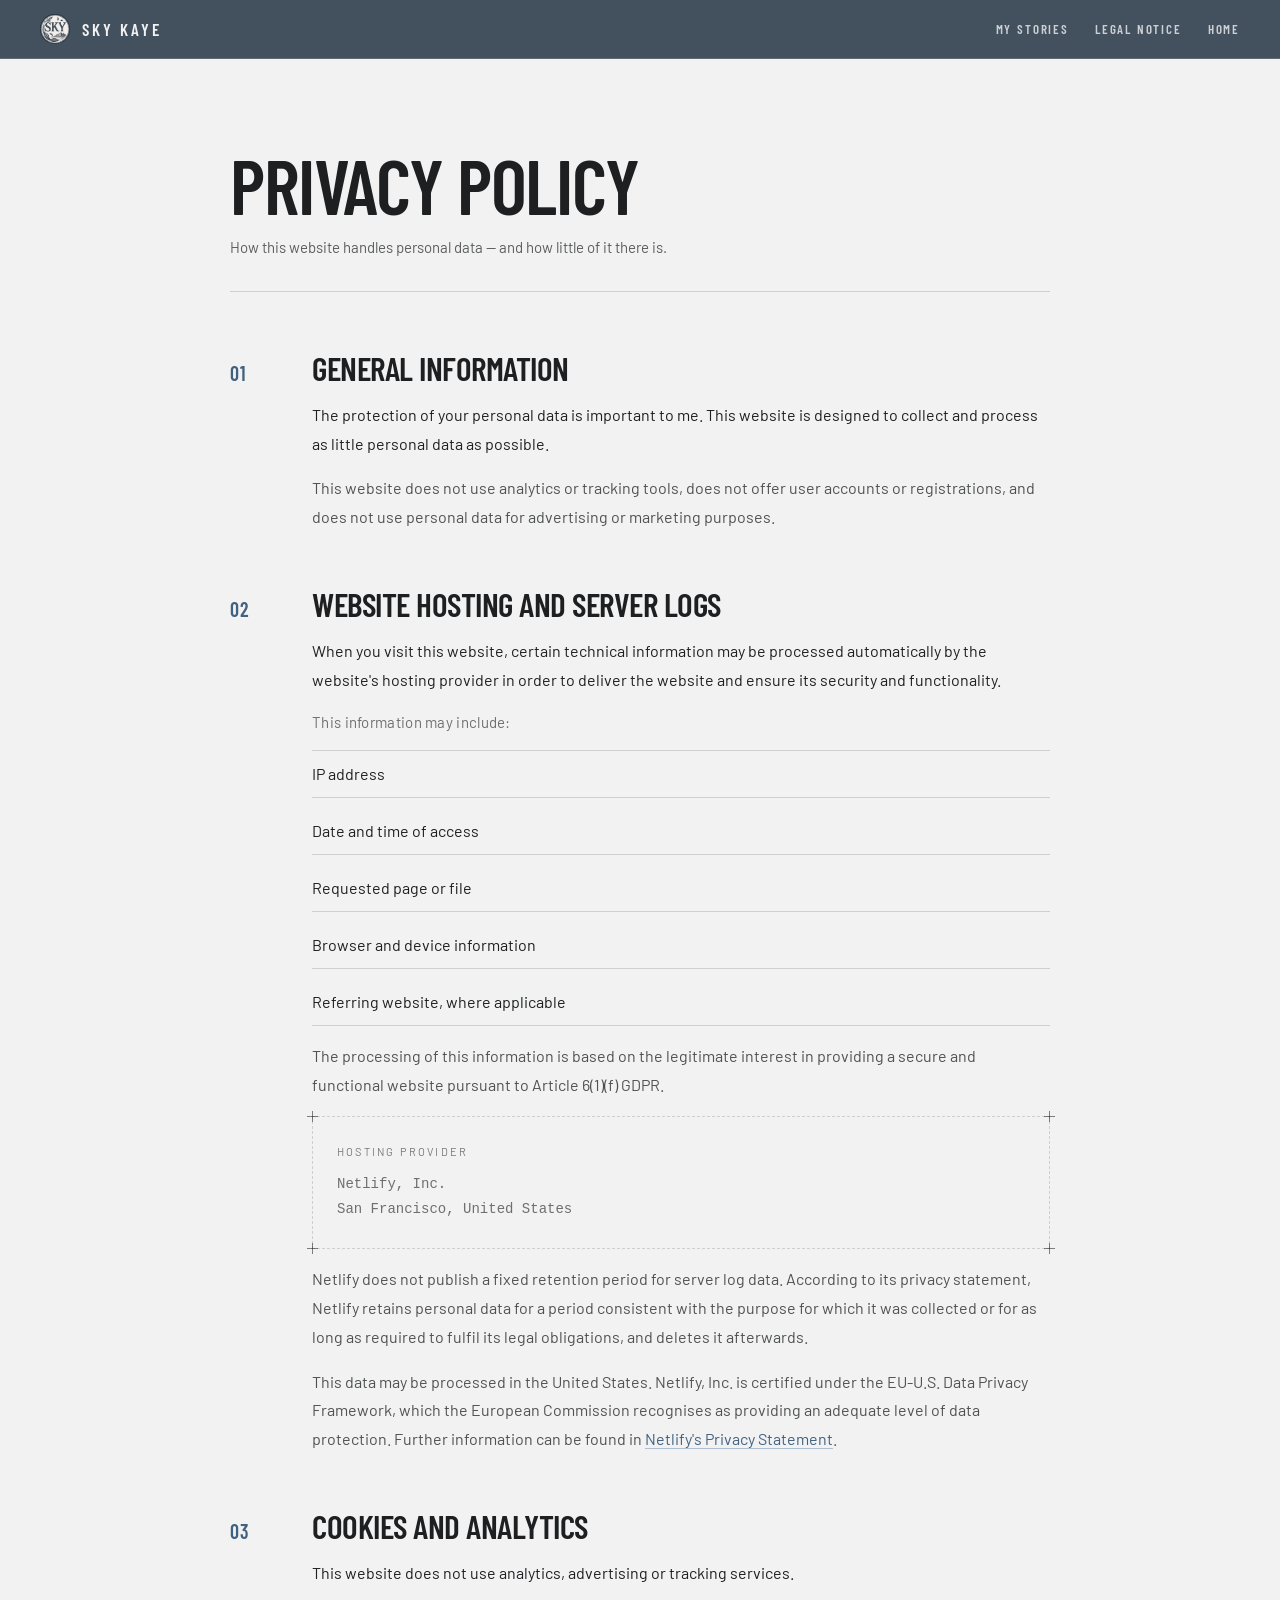
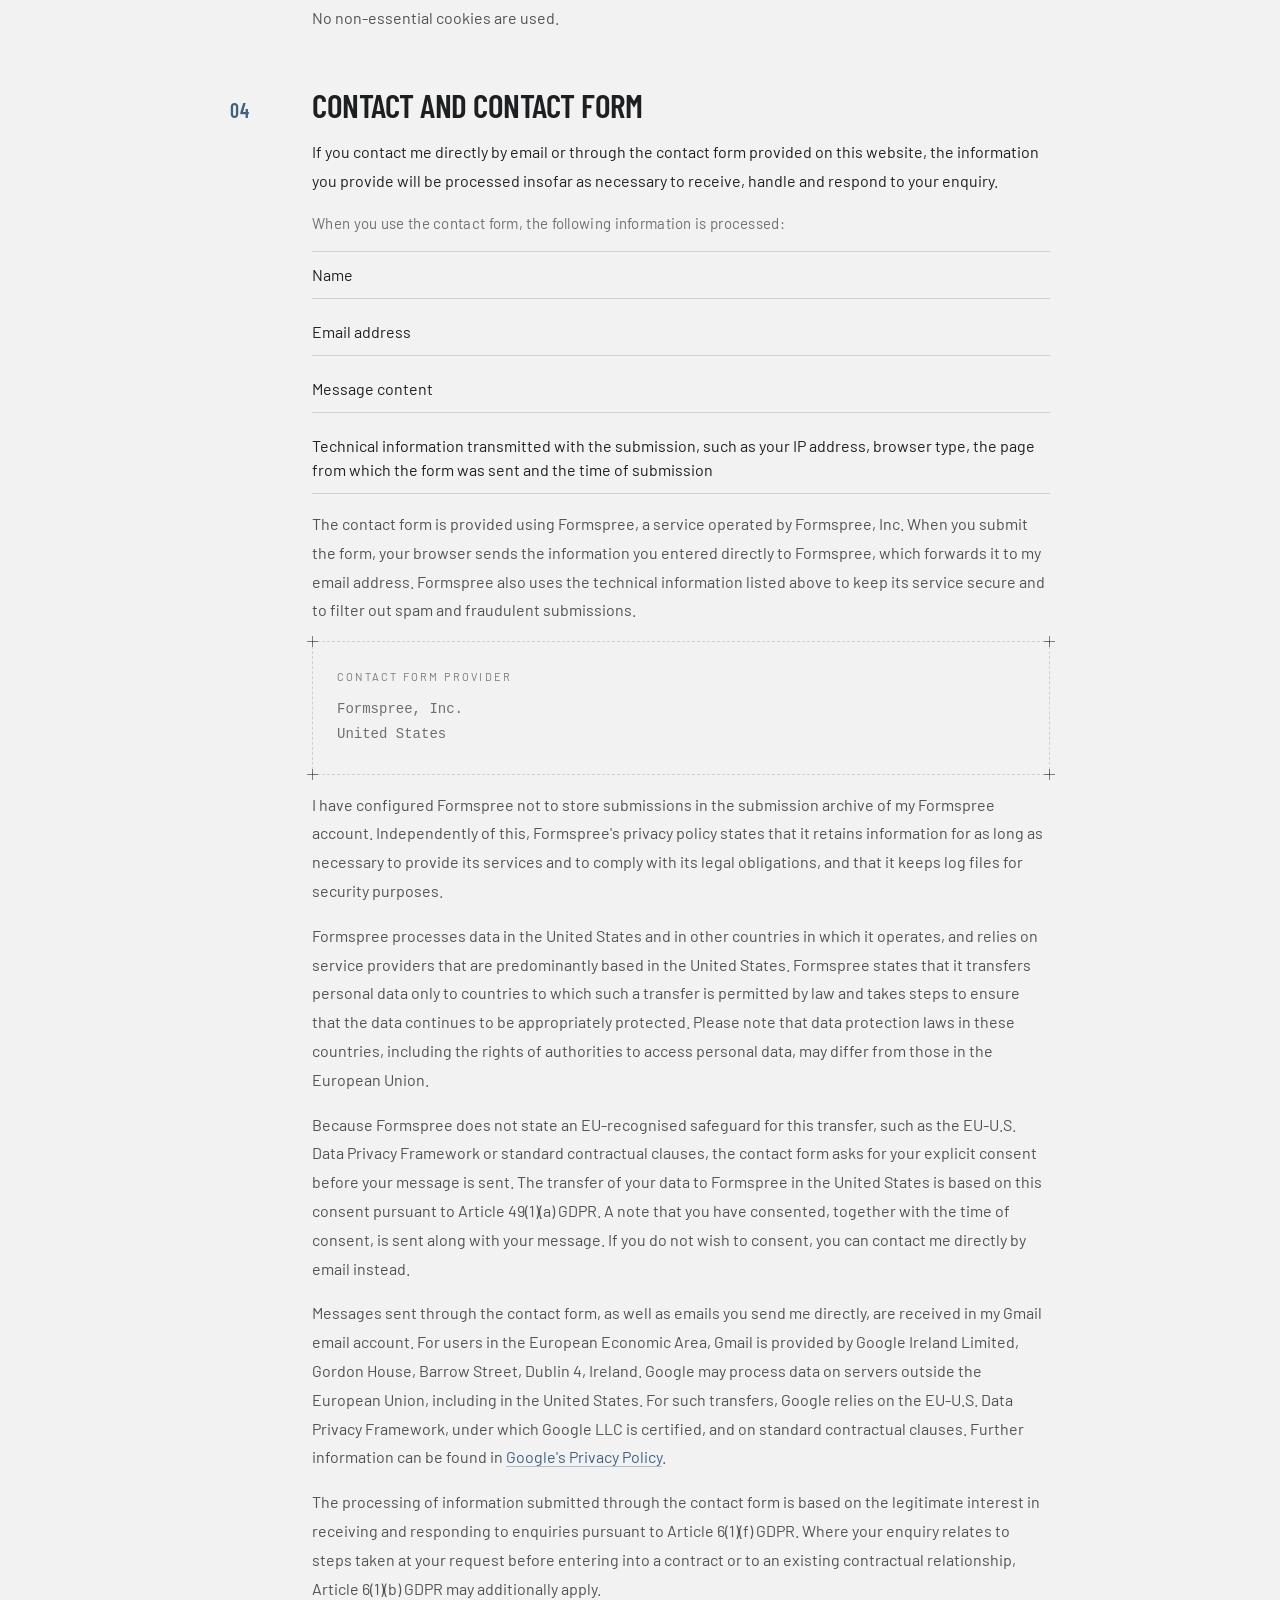
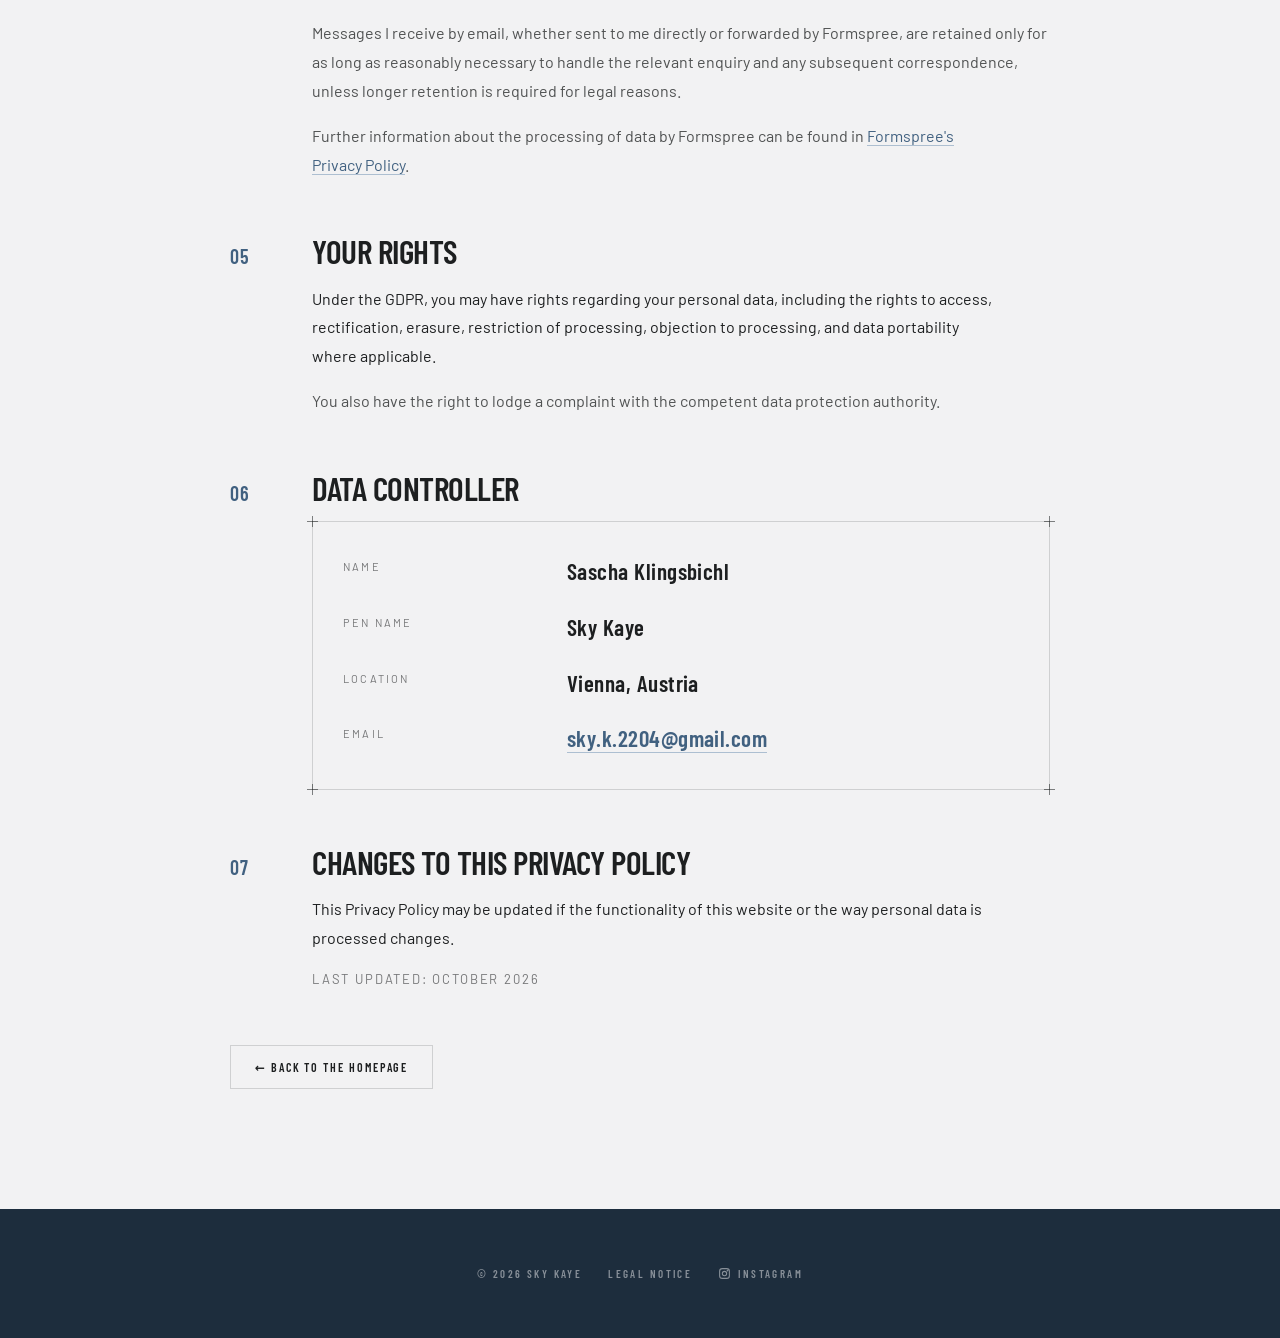
<file: src/privacy-policy.html>
<!DOCTYPE html>
<html lang="en">
<head>
<meta charset="utf-8">
<meta name="viewport" content="width=device-width, initial-scale=1">
<title>Privacy Policy — Sky Kaye</title>
<meta name="description" content="How this website handles personal data.">
<meta property="og:title" content="Privacy Policy — Sky Kaye">
<meta property="og:description" content="How this website handles personal data.">
<meta property="og:type" content="website">
<meta property="og:image" content="assets/img/sky-kaye-logo.jpeg">
<link rel="stylesheet" href="assets/css/industry.css">
<link rel="stylesheet" href="assets/css/responsive.css">
<style>
html { scroll-behavior: smooth; }
body { margin: 0; background: var(--color-bg); color: var(--color-text); }
a { color: var(--color-accent-700); }
a:hover { color: var(--color-accent-800); }
</style>
<style>
.x1:hover{color:var(--color-accent-300) !important}
.x2:hover{color:var(--color-accent-300) !important}
.x3:hover{color:var(--color-accent-300) !important}
.x4:hover{color:var(--color-accent-800) !important}
.x5:hover{color:var(--color-accent-300) !important}
[data-reveal].pre { opacity: 0; transform: translateY(18px); }
[data-reveal].in { opacity: 1; transform: none; transition: opacity 700ms cubic-bezier(.2,.7,.3,1), transform 700ms cubic-bezier(.2,.7,.3,1); }
</style>
</head>
<body>
<div style="min-height:100vh;display:flex;flex-direction:column;background:var(--color-bg);font-family:var(--font-body)">

<header style="position:fixed;top:0;left:0;right:0;z-index:50;display:flex;align-items:center;gap:28px;padding:14px 40px;background:color-mix(in srgb, var(--color-accent-900) 82%, transparent);backdrop-filter:blur(10px);border-bottom:1px solid color-mix(in srgb, #f2f2f3 16%, transparent)">
  <a href="index.html" style="display:flex;align-items:center;gap:12px;text-decoration:none;color:var(--color-bg);margin-right:auto">
    <img src="assets/img/sky-kaye-logo.jpeg" alt="Sky Kaye" style="width:30px;height:30px;border-radius:50%;mix-blend-mode:screen">
    <span style="font-family:var(--font-heading);font-weight:600;font-size:17px;letter-spacing:0.18em;text-transform:uppercase">Sky Kaye</span>
  </a>
  <nav style="display:flex;gap:26px;font-family:var(--font-heading);font-weight:600;font-size:13px;letter-spacing:0.14em;text-transform:uppercase">
    <a class="x1" href="index.html#stories" style="color:color-mix(in srgb, #f2f2f3 78%, transparent);text-decoration:none">My stories</a>
    <a class="x2" href="legal-notice.html" style="color:color-mix(in srgb, #f2f2f3 78%, transparent);text-decoration:none">Legal notice</a>
    <a class="x3" href="index.html" style="color:color-mix(in srgb, #f2f2f3 78%, transparent);text-decoration:none">Home</a>
  </nav>
</header>

<section style="padding:150px 40px 60px">
  <div style="width:min(820px,100%);margin:0 auto;display:flex;flex-direction:column;gap:16px">
    <h1 style="margin:0;font-size:clamp(40px,6vw,96px);line-height:0.9;text-transform:uppercase">Privacy Policy</h1>
    <p style="margin:0;max-width:56ch;font-size:15px;line-height:1.7;color:color-mix(in srgb, var(--color-text) 70%, transparent)">How this website handles personal data — and how little of it there is.</p>
    <div style="height:1px;background:var(--color-divider);margin-top:14px"></div>
  </div>
</section>

<section style="padding:0 40px 120px;flex:1">
  <div style="width:min(820px,100%);margin:0 auto;display:flex;flex-direction:column;gap:56px">

    <article style="display:grid;grid-template-columns:56px minmax(0,1fr);gap:26px;align-items:start">
      <span style="font-family:var(--font-heading);font-weight:600;font-size:20px;letter-spacing:0.04em;color:var(--color-accent-700);padding-top:6px">01</span>
      <div style="display:flex;flex-direction:column;gap:16px">
        <h2 style="margin:0;font-size:clamp(24px,2.6vw,34px);line-height:1;text-transform:uppercase">General Information</h2>
        <p style="margin:0;font-size:16px;line-height:1.8;text-wrap:pretty">The protection of your personal data is important to me. This website is designed to collect and process as little personal data as possible.</p>
        <p style="margin:0;font-size:16px;line-height:1.8;color:color-mix(in srgb, var(--color-text) 76%, transparent);text-wrap:pretty">This website does not use analytics or tracking tools, does not offer user accounts or registrations, and does not use personal data for advertising or marketing purposes.</p>
      </div>
    </article>

    <article style="display:grid;grid-template-columns:56px minmax(0,1fr);gap:26px;align-items:start">
      <span style="font-family:var(--font-heading);font-weight:600;font-size:20px;letter-spacing:0.04em;color:var(--color-accent-700);padding-top:6px">02</span>
      <div style="display:flex;flex-direction:column;gap:16px">
        <h2 style="margin:0;font-size:clamp(24px,2.6vw,34px);line-height:1;text-transform:uppercase">Website Hosting and Server Logs</h2>
        <p style="margin:0;font-size:16px;line-height:1.8;text-wrap:pretty">When you visit this website, certain technical information may be processed automatically by the website's hosting provider in order to deliver the website and ensure its security and functionality.</p>
        <p style="margin:0;font-size:15px;letter-spacing:0.02em;color:color-mix(in srgb, var(--color-text) 62%, transparent)">This information may include:</p>
        <ul style="margin:0;padding:0;list-style:none;display:flex;flex-direction:column;gap:10px;border-top:1px solid var(--color-divider)">
          <li style="padding:11px 0;border-bottom:1px solid var(--color-divider);font-size:16px;line-height:1.5">IP address</li>
          <li style="padding:11px 0;border-bottom:1px solid var(--color-divider);font-size:16px;line-height:1.5">Date and time of access</li>
          <li style="padding:11px 0;border-bottom:1px solid var(--color-divider);font-size:16px;line-height:1.5">Requested page or file</li>
          <li style="padding:11px 0;border-bottom:1px solid var(--color-divider);font-size:16px;line-height:1.5">Browser and device information</li>
          <li style="padding:11px 0;border-bottom:1px solid var(--color-divider);font-size:16px;line-height:1.5">Referring website, where applicable</li>
        </ul>
        <p style="margin:0;font-size:16px;line-height:1.8;color:color-mix(in srgb, var(--color-text) 76%, transparent);text-wrap:pretty">The processing of this information is based on the legitimate interest in providing a secure and functional website pursuant to Article 6(1)(f) GDPR.</p>
        <div class="blueprint" style="padding:26px 24px;border-style:dashed;display:flex;flex-direction:column;gap:12px">
          <i class="corner tl"></i><i class="corner tr"></i><i class="corner bl"></i><i class="corner br"></i>
          <span style="font-size:11px;letter-spacing:0.2em;text-transform:uppercase;color:color-mix(in srgb, var(--color-text) 58%, transparent)">Hosting provider</span>
          <p style="margin:0;font-family:ui-monospace,Menlo,monospace;font-size:14px;line-height:1.8;color:color-mix(in srgb, var(--color-text) 62%, transparent)">Netlify, Inc.<br>San Francisco, United States</p>
        </div>
        <p style="margin:0;font-size:16px;line-height:1.8;color:color-mix(in srgb, var(--color-text) 76%, transparent);text-wrap:pretty">Netlify does not publish a fixed retention period for server log data. According to its privacy statement, Netlify retains personal data for a period consistent with the purpose for which it was collected or for as long as required to fulfil its legal obligations, and deletes it afterwards.</p>
        <p style="margin:0;font-size:16px;line-height:1.8;color:color-mix(in srgb, var(--color-text) 76%, transparent);text-wrap:pretty">This data may be processed in the United States. Netlify, Inc. is certified under the EU-U.S. Data Privacy Framework, which the European Commission recognises as providing an adequate level of data protection. Further information can be found in <a class="x4" href="https://www.netlify.com/privacy/" target="_blank" rel="noopener" aria-label="Netlify's Privacy Statement (opens in a new tab)" style="color:var(--color-accent-700);text-decoration:none;border-bottom:1px solid color-mix(in srgb, var(--color-accent) 45%, transparent)">Netlify's Privacy Statement</a>.</p>
      </div>
    </article>

    <article style="display:grid;grid-template-columns:56px minmax(0,1fr);gap:26px;align-items:start">
      <span style="font-family:var(--font-heading);font-weight:600;font-size:20px;letter-spacing:0.04em;color:var(--color-accent-700);padding-top:6px">03</span>
      <div style="display:flex;flex-direction:column;gap:16px">
        <h2 style="margin:0;font-size:clamp(24px,2.6vw,34px);line-height:1;text-transform:uppercase">Cookies and Analytics</h2>
        <p style="margin:0;font-size:16px;line-height:1.8;text-wrap:pretty">This website does not use analytics, advertising or tracking services.</p>
        <p style="margin:0;font-size:16px;line-height:1.8;color:color-mix(in srgb, var(--color-text) 76%, transparent)">No non-essential cookies are used.</p>
      </div>
    </article>

    <article style="display:grid;grid-template-columns:56px minmax(0,1fr);gap:26px;align-items:start">
      <span style="font-family:var(--font-heading);font-weight:600;font-size:20px;letter-spacing:0.04em;color:var(--color-accent-700);padding-top:6px">04</span>
      <div style="display:flex;flex-direction:column;gap:16px">
        <h2 style="margin:0;font-size:clamp(24px,2.6vw,34px);line-height:1;text-transform:uppercase">Contact and Contact Form</h2>
        <p style="margin:0;font-size:16px;line-height:1.8;text-wrap:pretty">If you contact me directly by email or through the contact form provided on this website, the information you provide will be processed insofar as necessary to receive, handle and respond to your enquiry.</p>
        <p style="margin:0;font-size:15px;letter-spacing:0.02em;color:color-mix(in srgb, var(--color-text) 62%, transparent)">When you use the contact form, the following information is processed:</p>
        <ul style="margin:0;padding:0;list-style:none;display:flex;flex-direction:column;gap:10px;border-top:1px solid var(--color-divider)">
          <li style="padding:11px 0;border-bottom:1px solid var(--color-divider);font-size:16px;line-height:1.5">Name</li>
          <li style="padding:11px 0;border-bottom:1px solid var(--color-divider);font-size:16px;line-height:1.5">Email address</li>
          <li style="padding:11px 0;border-bottom:1px solid var(--color-divider);font-size:16px;line-height:1.5">Message content</li>
          <li style="padding:11px 0;border-bottom:1px solid var(--color-divider);font-size:16px;line-height:1.5">Technical information transmitted with the submission, such as your IP address, browser type, the page from which the form was sent and the time of submission</li>
        </ul>
        <p style="margin:0;font-size:16px;line-height:1.8;color:color-mix(in srgb, var(--color-text) 76%, transparent);text-wrap:pretty">The contact form is provided using Formspree, a service operated by Formspree, Inc. When you submit the form, your browser sends the information you entered directly to Formspree, which forwards it to my email address. Formspree also uses the technical information listed above to keep its service secure and to filter out spam and fraudulent submissions.</p>
        <div class="blueprint" style="padding:26px 24px;border-style:dashed;display:flex;flex-direction:column;gap:12px">
          <i class="corner tl"></i><i class="corner tr"></i><i class="corner bl"></i><i class="corner br"></i>
          <span style="font-size:11px;letter-spacing:0.2em;text-transform:uppercase;color:color-mix(in srgb, var(--color-text) 58%, transparent)">Contact form provider</span>
          <p style="margin:0;font-family:ui-monospace,Menlo,monospace;font-size:14px;line-height:1.8;color:color-mix(in srgb, var(--color-text) 62%, transparent)">Formspree, Inc.<br>United States</p>
        </div>
        <p style="margin:0;font-size:16px;line-height:1.8;color:color-mix(in srgb, var(--color-text) 76%, transparent);text-wrap:pretty">I have configured Formspree not to store submissions in the submission archive of my Formspree account. Independently of this, Formspree's privacy policy states that it retains information for as long as necessary to provide its services and to comply with its legal obligations, and that it keeps log files for security purposes.</p>
        <p style="margin:0;font-size:16px;line-height:1.8;color:color-mix(in srgb, var(--color-text) 76%, transparent);text-wrap:pretty">Formspree processes data in the United States and in other countries in which it operates, and relies on service providers that are predominantly based in the United States. Formspree states that it transfers personal data only to countries to which such a transfer is permitted by law and takes steps to ensure that the data continues to be appropriately protected. Please note that data protection laws in these countries, including the rights of authorities to access personal data, may differ from those in the European Union.</p>
        <p style="margin:0;font-size:16px;line-height:1.8;color:color-mix(in srgb, var(--color-text) 76%, transparent);text-wrap:pretty">Because Formspree does not state an EU-recognised safeguard for this transfer, such as the EU-U.S. Data Privacy Framework or standard contractual clauses, the contact form asks for your explicit consent before your message is sent. The transfer of your data to Formspree in the United States is based on this consent pursuant to Article 49(1)(a) GDPR. A note that you have consented, together with the time of consent, is sent along with your message. If you do not wish to consent, you can contact me directly by email instead.</p>
        <p style="margin:0;font-size:16px;line-height:1.8;color:color-mix(in srgb, var(--color-text) 76%, transparent);text-wrap:pretty">Messages sent through the contact form, as well as emails you send me directly, are received in my Gmail email account. For users in the European Economic Area, Gmail is provided by Google Ireland Limited, Gordon House, Barrow Street, Dublin 4, Ireland. Google may process data on servers outside the European Union, including in the United States. For such transfers, Google relies on the EU-U.S. Data Privacy Framework, under which Google LLC is certified, and on standard contractual clauses. Further information can be found in <a class="x4" href="https://policies.google.com/privacy" target="_blank" rel="noopener" aria-label="Google's Privacy Policy (opens in a new tab)" style="color:var(--color-accent-700);text-decoration:none;border-bottom:1px solid color-mix(in srgb, var(--color-accent) 45%, transparent)">Google's Privacy Policy</a>.</p>
        <p style="margin:0;font-size:16px;line-height:1.8;color:color-mix(in srgb, var(--color-text) 76%, transparent);text-wrap:pretty">The processing of information submitted through the contact form is based on the legitimate interest in receiving and responding to enquiries pursuant to Article 6(1)(f) GDPR. Where your enquiry relates to steps taken at your request before entering into a contract or to an existing contractual relationship, Article 6(1)(b) GDPR may additionally apply.</p>
        <p style="margin:0;font-size:16px;line-height:1.8;color:color-mix(in srgb, var(--color-text) 76%, transparent);text-wrap:pretty">Messages I receive by email, whether sent to me directly or forwarded by Formspree, are retained only for as long as reasonably necessary to handle the relevant enquiry and any subsequent correspondence, unless longer retention is required for legal reasons.</p>
        <p style="margin:0;font-size:16px;line-height:1.8;color:color-mix(in srgb, var(--color-text) 76%, transparent);text-wrap:pretty">Further information about the processing of data by Formspree can be found in <a class="x4" href="https://formspree.io/legal/privacy-policy/" target="_blank" rel="noopener" aria-label="Formspree's Privacy Policy (opens in a new tab)" style="color:var(--color-accent-700);text-decoration:none;border-bottom:1px solid color-mix(in srgb, var(--color-accent) 45%, transparent)">Formspree's Privacy Policy</a>.</p>
      </div>
    </article>

    <article style="display:grid;grid-template-columns:56px minmax(0,1fr);gap:26px;align-items:start">
      <span style="font-family:var(--font-heading);font-weight:600;font-size:20px;letter-spacing:0.04em;color:var(--color-accent-700);padding-top:6px">05</span>
      <div style="display:flex;flex-direction:column;gap:16px">
        <h2 style="margin:0;font-size:clamp(24px,2.6vw,34px);line-height:1;text-transform:uppercase">Your Rights</h2>
        <p style="margin:0;font-size:16px;line-height:1.8;text-wrap:pretty">Under the GDPR, you may have rights regarding your personal data, including the rights to access, rectification, erasure, restriction of processing, objection to processing, and data portability where applicable.</p>
        <p style="margin:0;font-size:16px;line-height:1.8;color:color-mix(in srgb, var(--color-text) 76%, transparent);text-wrap:pretty">You also have the right to lodge a complaint with the competent data protection authority.</p>
      </div>
    </article>

    <article style="display:grid;grid-template-columns:56px minmax(0,1fr);gap:26px;align-items:start">
      <span style="font-family:var(--font-heading);font-weight:600;font-size:20px;letter-spacing:0.04em;color:var(--color-accent-700);padding-top:6px">06</span>
      <div style="display:flex;flex-direction:column;gap:16px">
        <h2 style="margin:0;font-size:clamp(24px,2.6vw,34px);line-height:1;text-transform:uppercase">Data Controller</h2>
        <dl class="blueprint" style="margin:0;padding:32px 30px;display:grid;grid-template-columns:minmax(120px,190px) minmax(0,1fr);gap:20px 34px">
          <i class="corner tl"></i><i class="corner tr"></i><i class="corner bl"></i><i class="corner br"></i>
          <dt style="font-size:11px;letter-spacing:0.2em;text-transform:uppercase;color:color-mix(in srgb, var(--color-text) 58%, transparent);padding-top:4px">Name</dt>
          <dd style="margin:0;font-family:var(--font-heading);font-weight:600;font-size:clamp(19px,1.8vw,24px);letter-spacing:0.02em">Sascha Klingsbichl</dd>
          <dt style="font-size:11px;letter-spacing:0.2em;text-transform:uppercase;color:color-mix(in srgb, var(--color-text) 58%, transparent);padding-top:4px">Pen Name</dt>
          <dd style="margin:0;font-family:var(--font-heading);font-weight:600;font-size:clamp(19px,1.8vw,24px);letter-spacing:0.02em">Sky Kaye</dd>
          <dt style="font-size:11px;letter-spacing:0.2em;text-transform:uppercase;color:color-mix(in srgb, var(--color-text) 58%, transparent);padding-top:4px">Location</dt>
          <dd style="margin:0;font-family:var(--font-heading);font-weight:600;font-size:clamp(19px,1.8vw,24px);letter-spacing:0.02em">Vienna, Austria</dd>
          <dt style="font-size:11px;letter-spacing:0.2em;text-transform:uppercase;color:color-mix(in srgb, var(--color-text) 58%, transparent);padding-top:4px">Email</dt>
          <dd style="margin:0;font-family:var(--font-heading);font-weight:600;font-size:clamp(19px,1.8vw,24px);letter-spacing:0.02em"><a class="x4" href="mailto:sky.k.2204@gmail.com" style="color:var(--color-accent-700);text-decoration:none;border-bottom:1px solid color-mix(in srgb, var(--color-accent) 45%, transparent)">sky.k.2204@gmail.com</a></dd>
        </dl>
      </div>
    </article>

    <article style="display:grid;grid-template-columns:56px minmax(0,1fr);gap:26px;align-items:start">
      <span style="font-family:var(--font-heading);font-weight:600;font-size:20px;letter-spacing:0.04em;color:var(--color-accent-700);padding-top:6px">07</span>
      <div style="display:flex;flex-direction:column;gap:16px">
        <h2 style="margin:0;font-size:clamp(24px,2.6vw,34px);line-height:1;text-transform:uppercase">Changes to this Privacy Policy</h2>
        <p style="margin:0;font-size:16px;line-height:1.8;text-wrap:pretty">This Privacy Policy may be updated if the functionality of this website or the way personal data is processed changes.</p>
        <p style="margin:0;font-size:13px;letter-spacing:0.14em;text-transform:uppercase;color:color-mix(in srgb, var(--color-text) 58%, transparent)">Last updated: October 2026</p>
      </div>
    </article>

    <a class="btn btn-secondary" href="index.html" style="align-self:flex-start;padding:14px 24px;font-size:12px;letter-spacing:0.16em;text-transform:uppercase">&larr; Back to the homepage</a>
  </div>
</section>

<footer style="padding:56px 40px;background:var(--color-accent-900);color:var(--color-bg);display:flex;flex-wrap:wrap;justify-content:center;gap:26px;font-family:var(--font-heading);font-weight:600;font-size:11px;letter-spacing:0.22em;text-transform:uppercase;color:color-mix(in srgb, #f2f2f3 50%, transparent)">
  <span>&copy; 2026 Sky Kaye</span>
  <a class="x5" href="legal-notice.html" style="color:inherit;text-decoration:none">Legal notice</a>
  <a class="x5" href="https://www.instagram.com/writtenbyskyk" target="_blank" rel="noopener" aria-label="Instagram (opens in a new tab)" style="color:inherit;text-decoration:none;display:inline-flex;align-items:center;gap:7px"><svg width="13" height="13" viewBox="0 0 24 24" fill="none" stroke="currentColor" stroke-width="2" stroke-linecap="round" stroke-linejoin="round" aria-hidden="true" focusable="false"><rect x="3" y="3" width="18" height="18" rx="5"/><circle cx="12" cy="12" r="4"/><circle cx="17.5" cy="6.5" r="0.6" fill="currentColor"/></svg>Instagram</a>
</footer>

</div>
<script>
(function () {
  if (!('IntersectionObserver' in window) || matchMedia('(prefers-reduced-motion: reduce)').matches) return;
  var nodes = [].slice.call(document.querySelectorAll('[data-reveal]'));
  var io = new IntersectionObserver(function (es) {
    es.forEach(function (e) {
      if (!e.isIntersecting) return;
      e.target.classList.remove('pre');
      e.target.classList.add('in');
      io.unobserve(e.target);
    });
  }, { threshold: 0.1, rootMargin: '0px 0px -8% 0px' });
  nodes.forEach(function (n) {
    if (n.getBoundingClientRect().top < window.innerHeight * 0.9) return;
    n.classList.add('pre');
    io.observe(n);
  });
})();
</script>
</body>
</html>
</file>
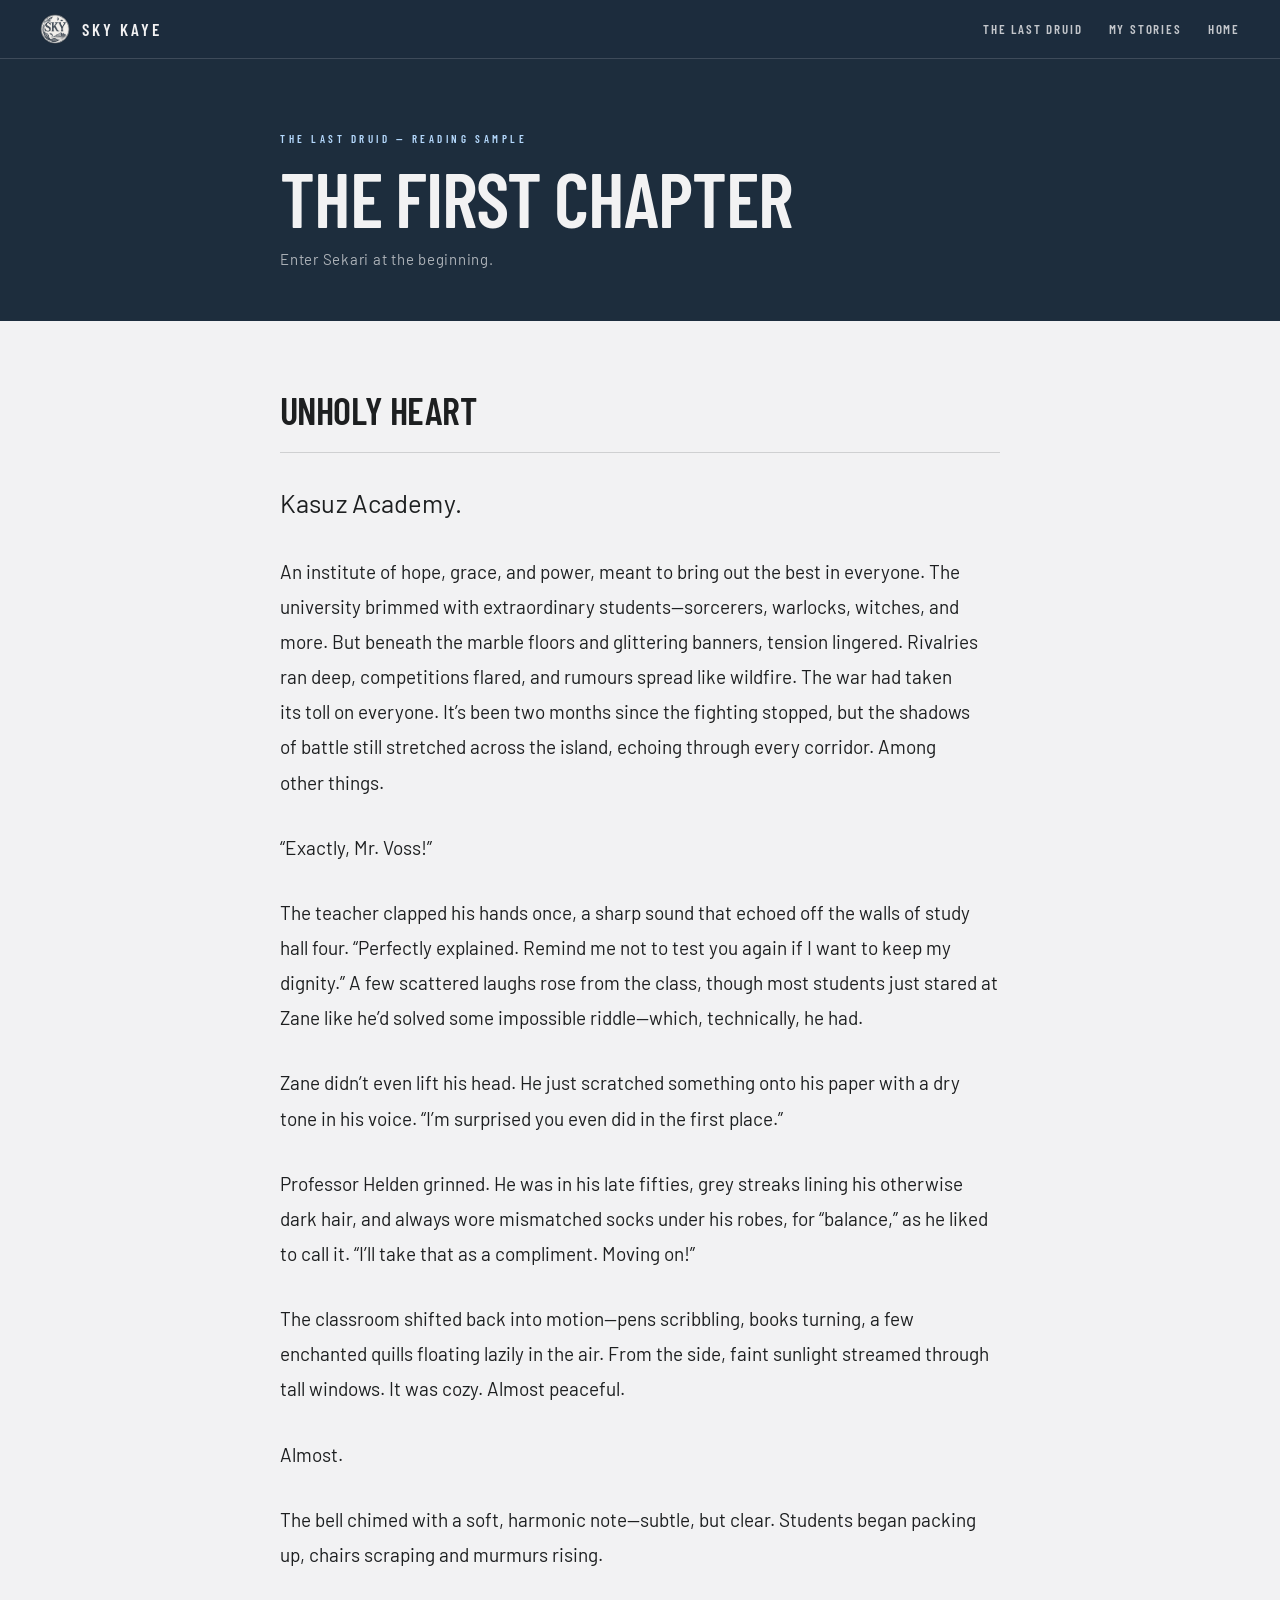
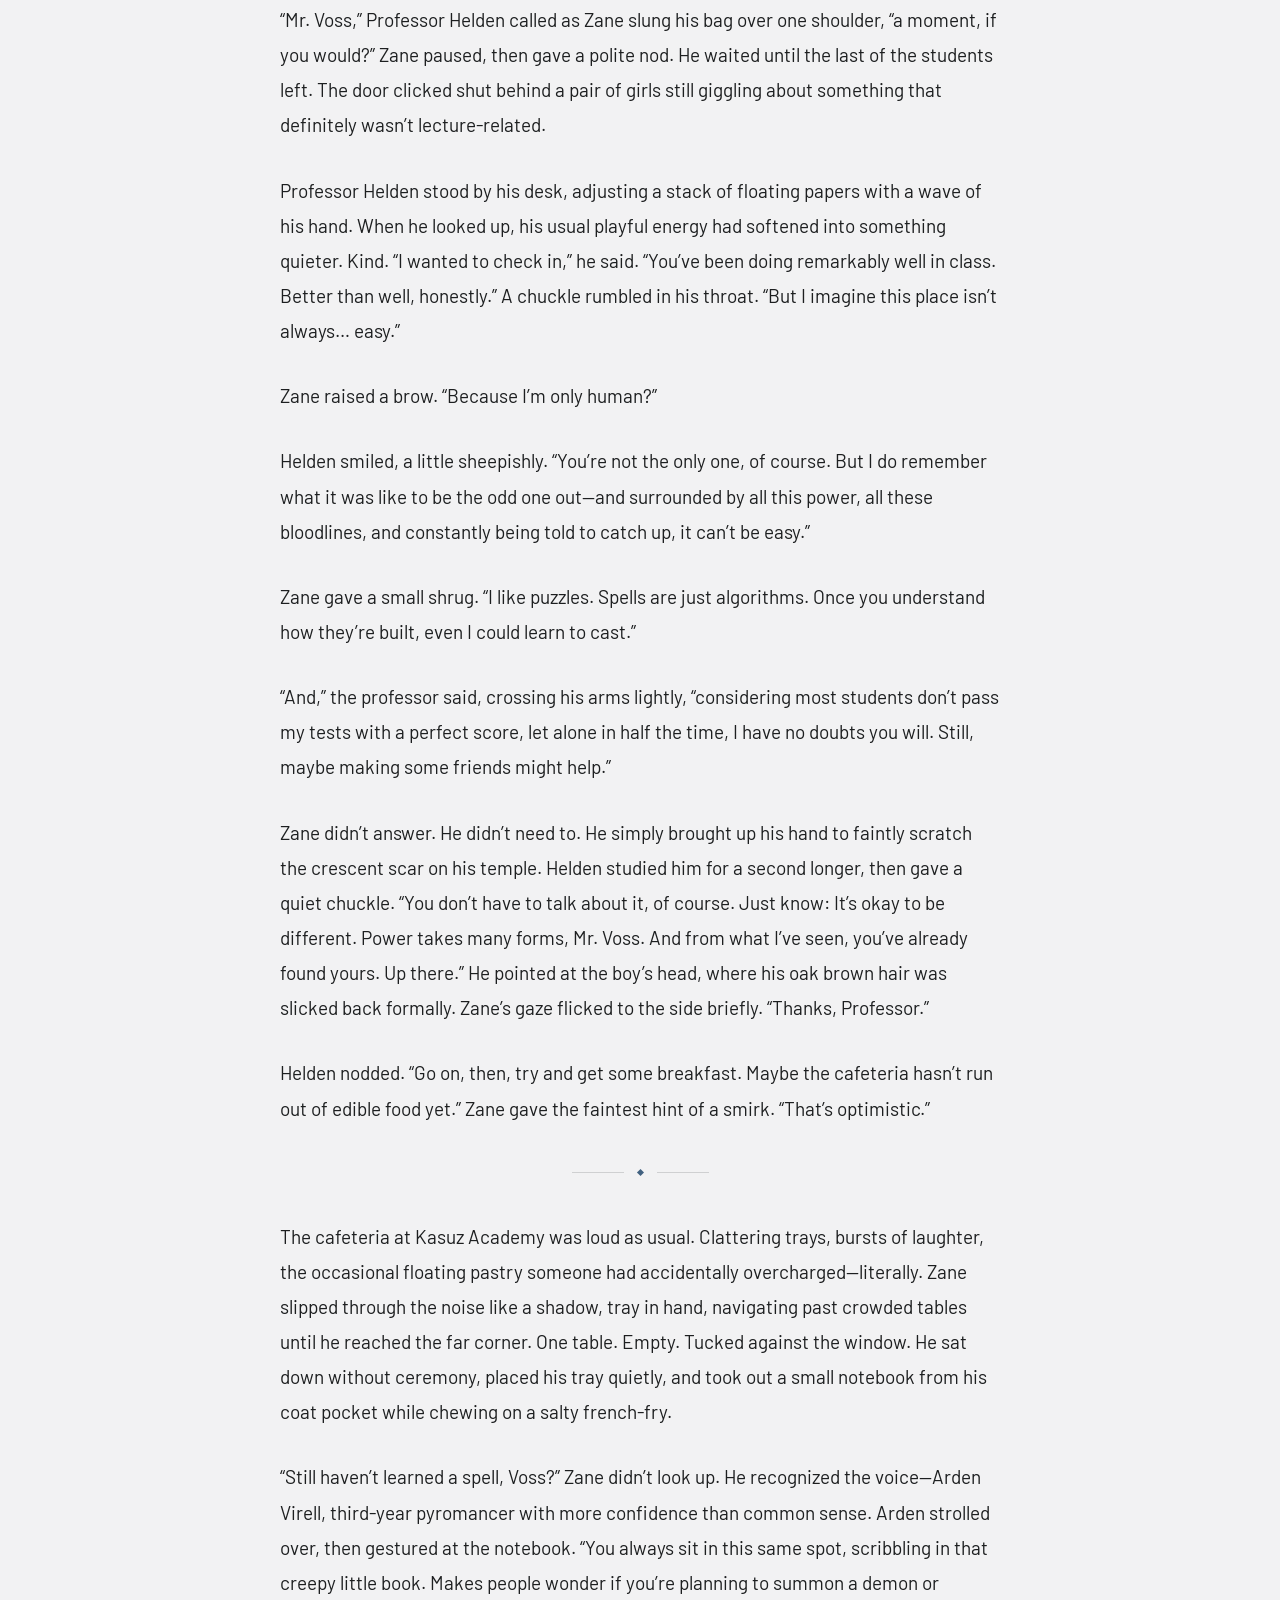
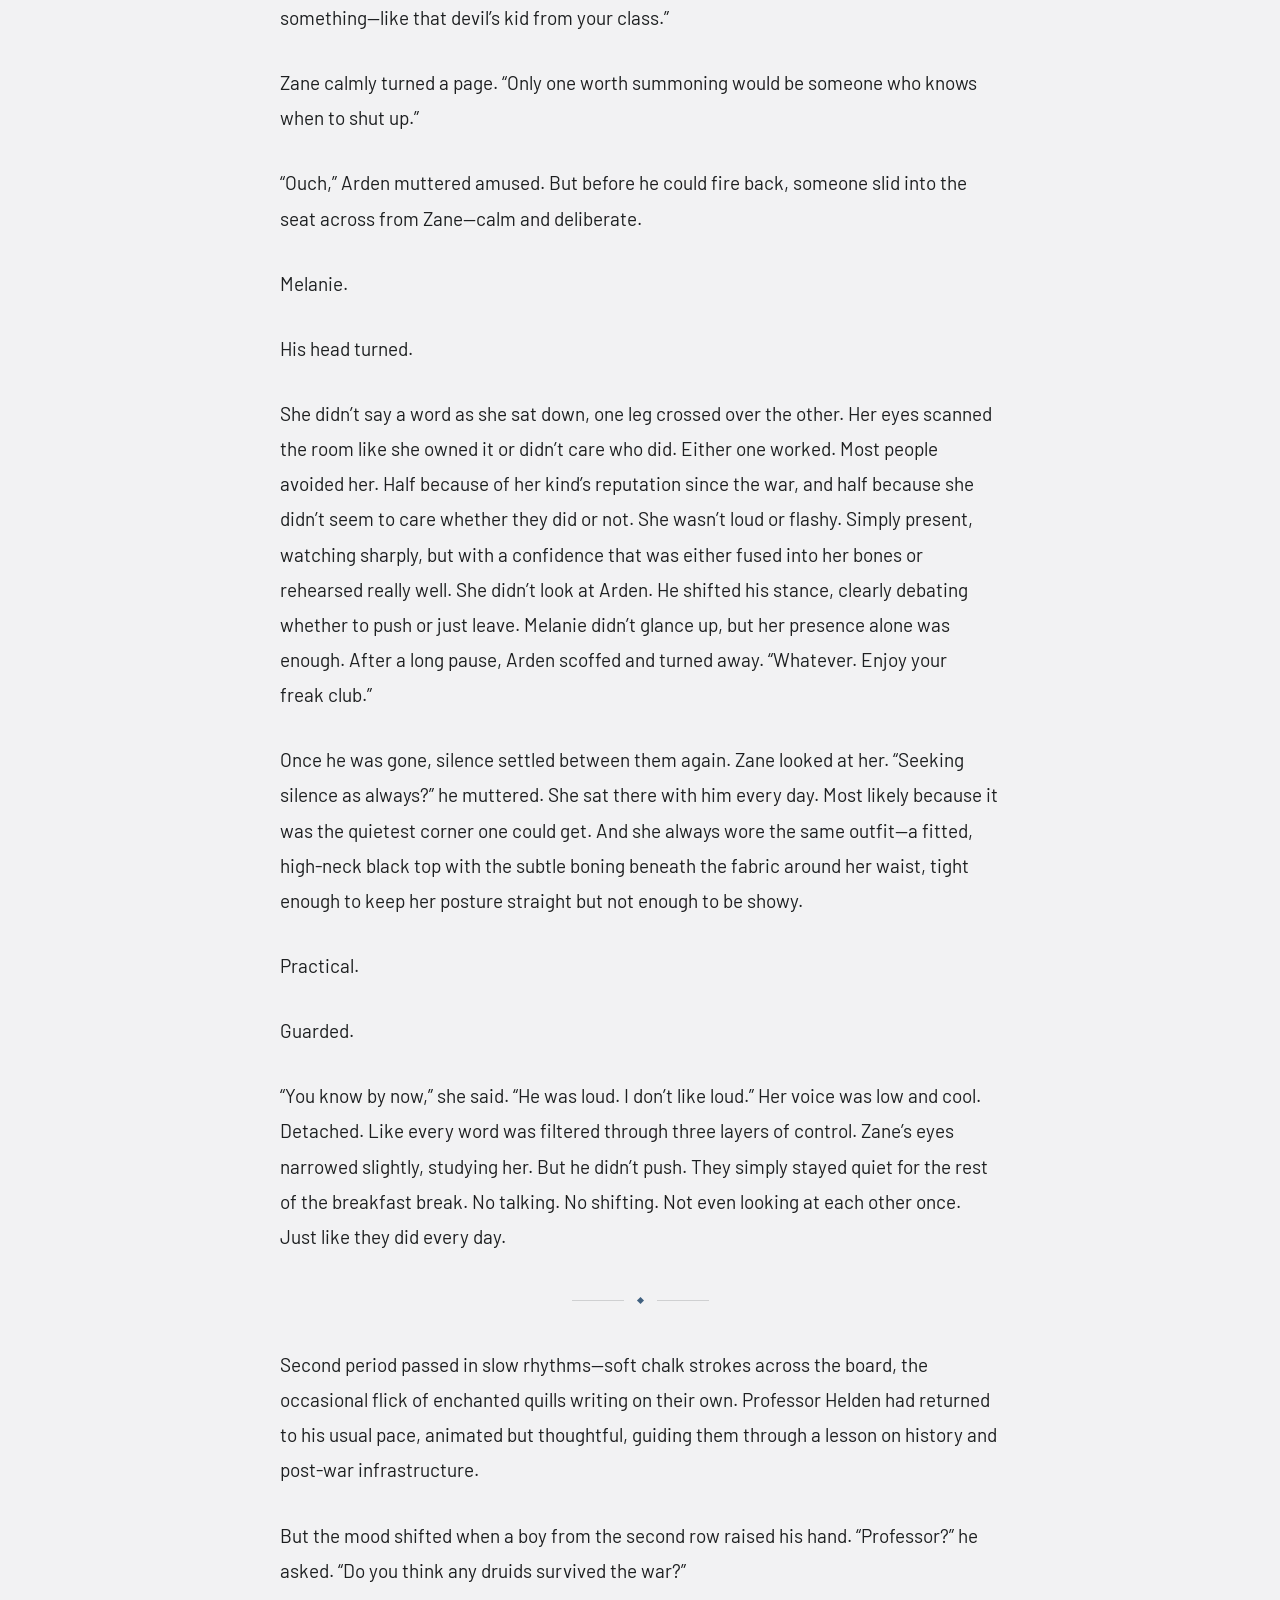
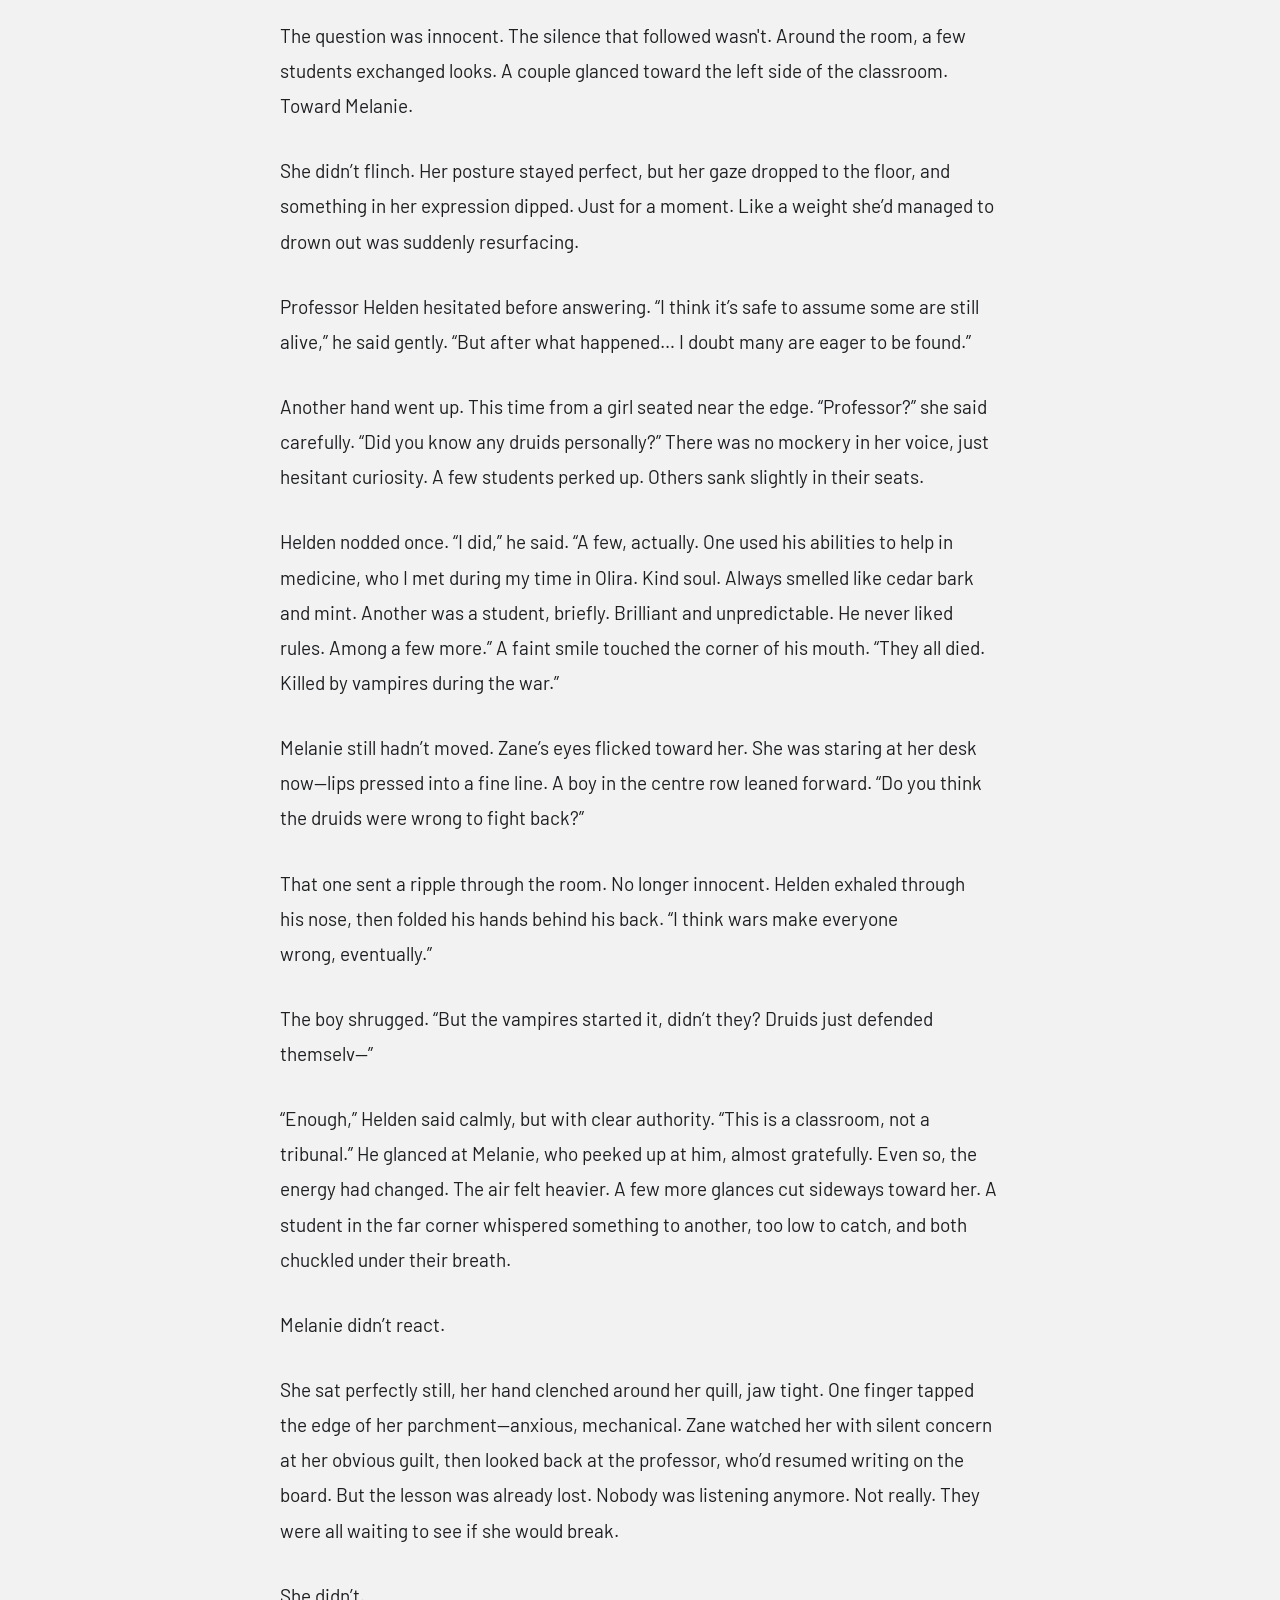
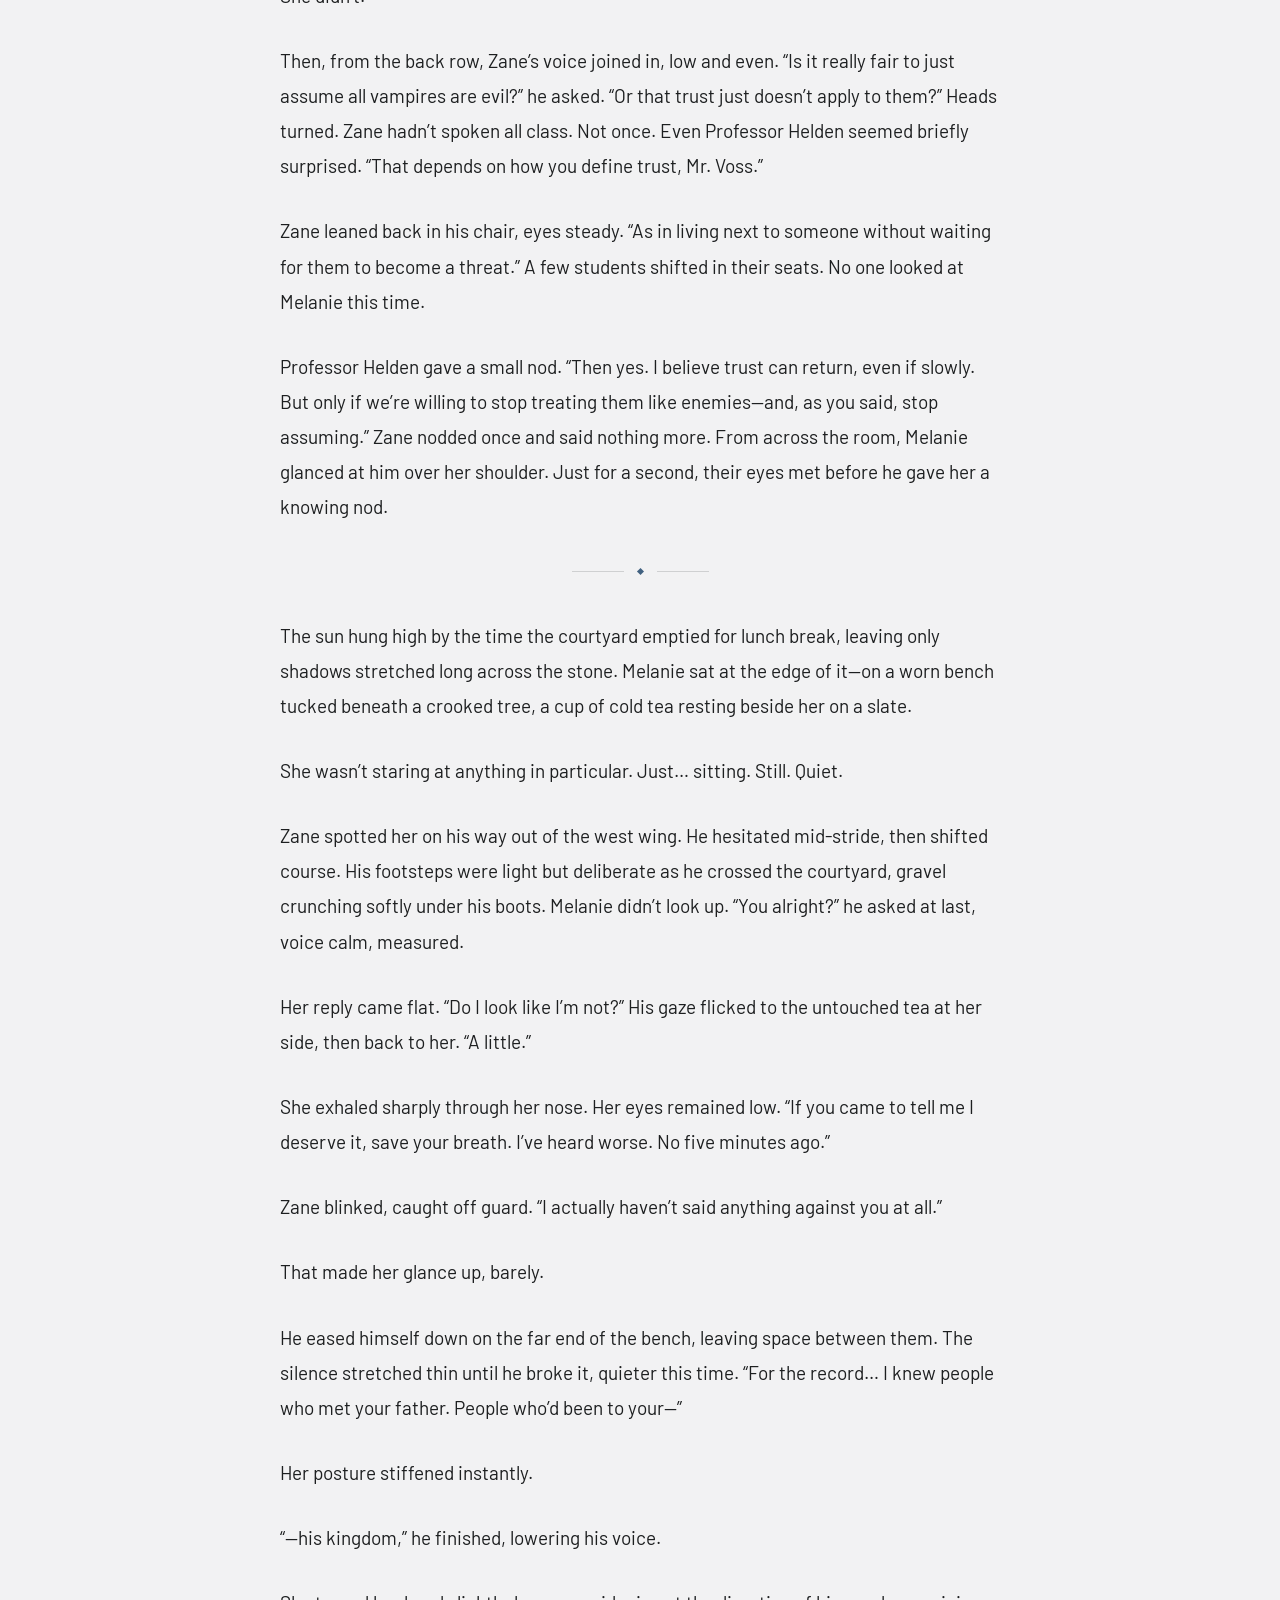
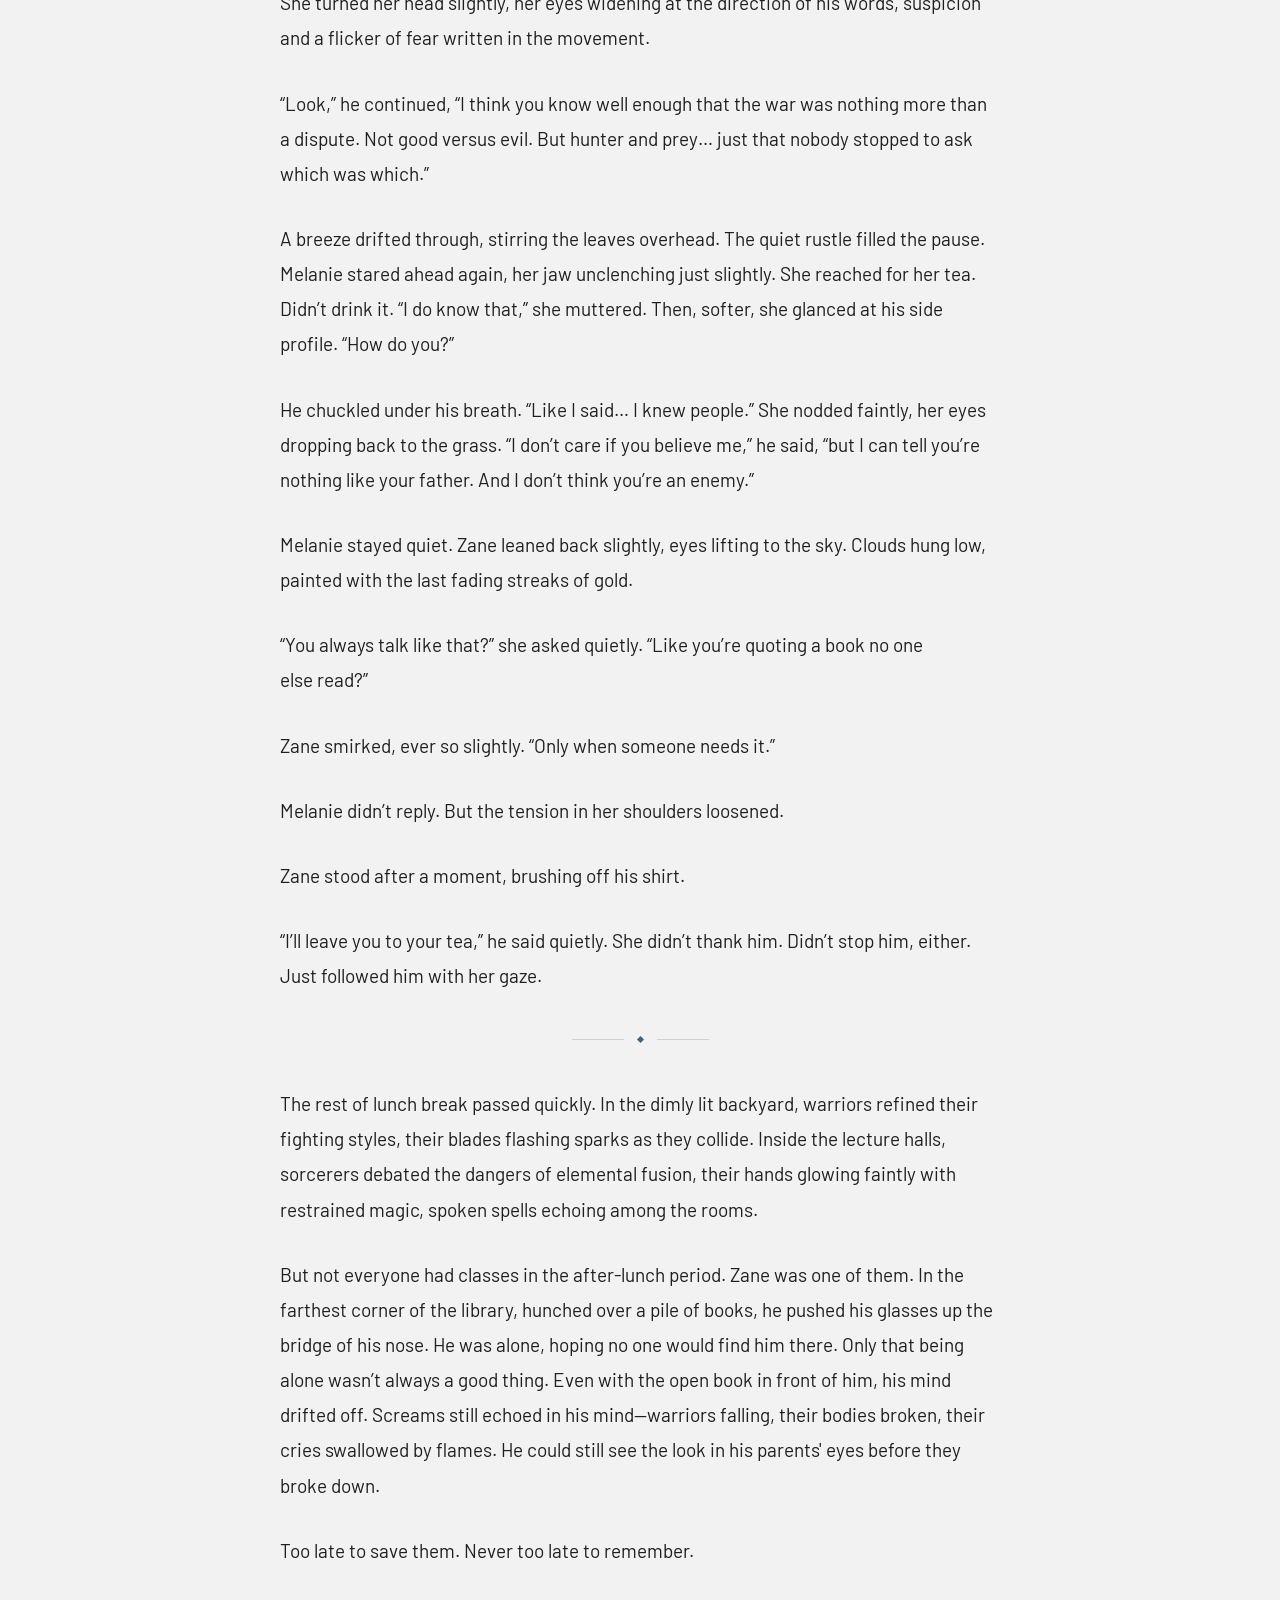
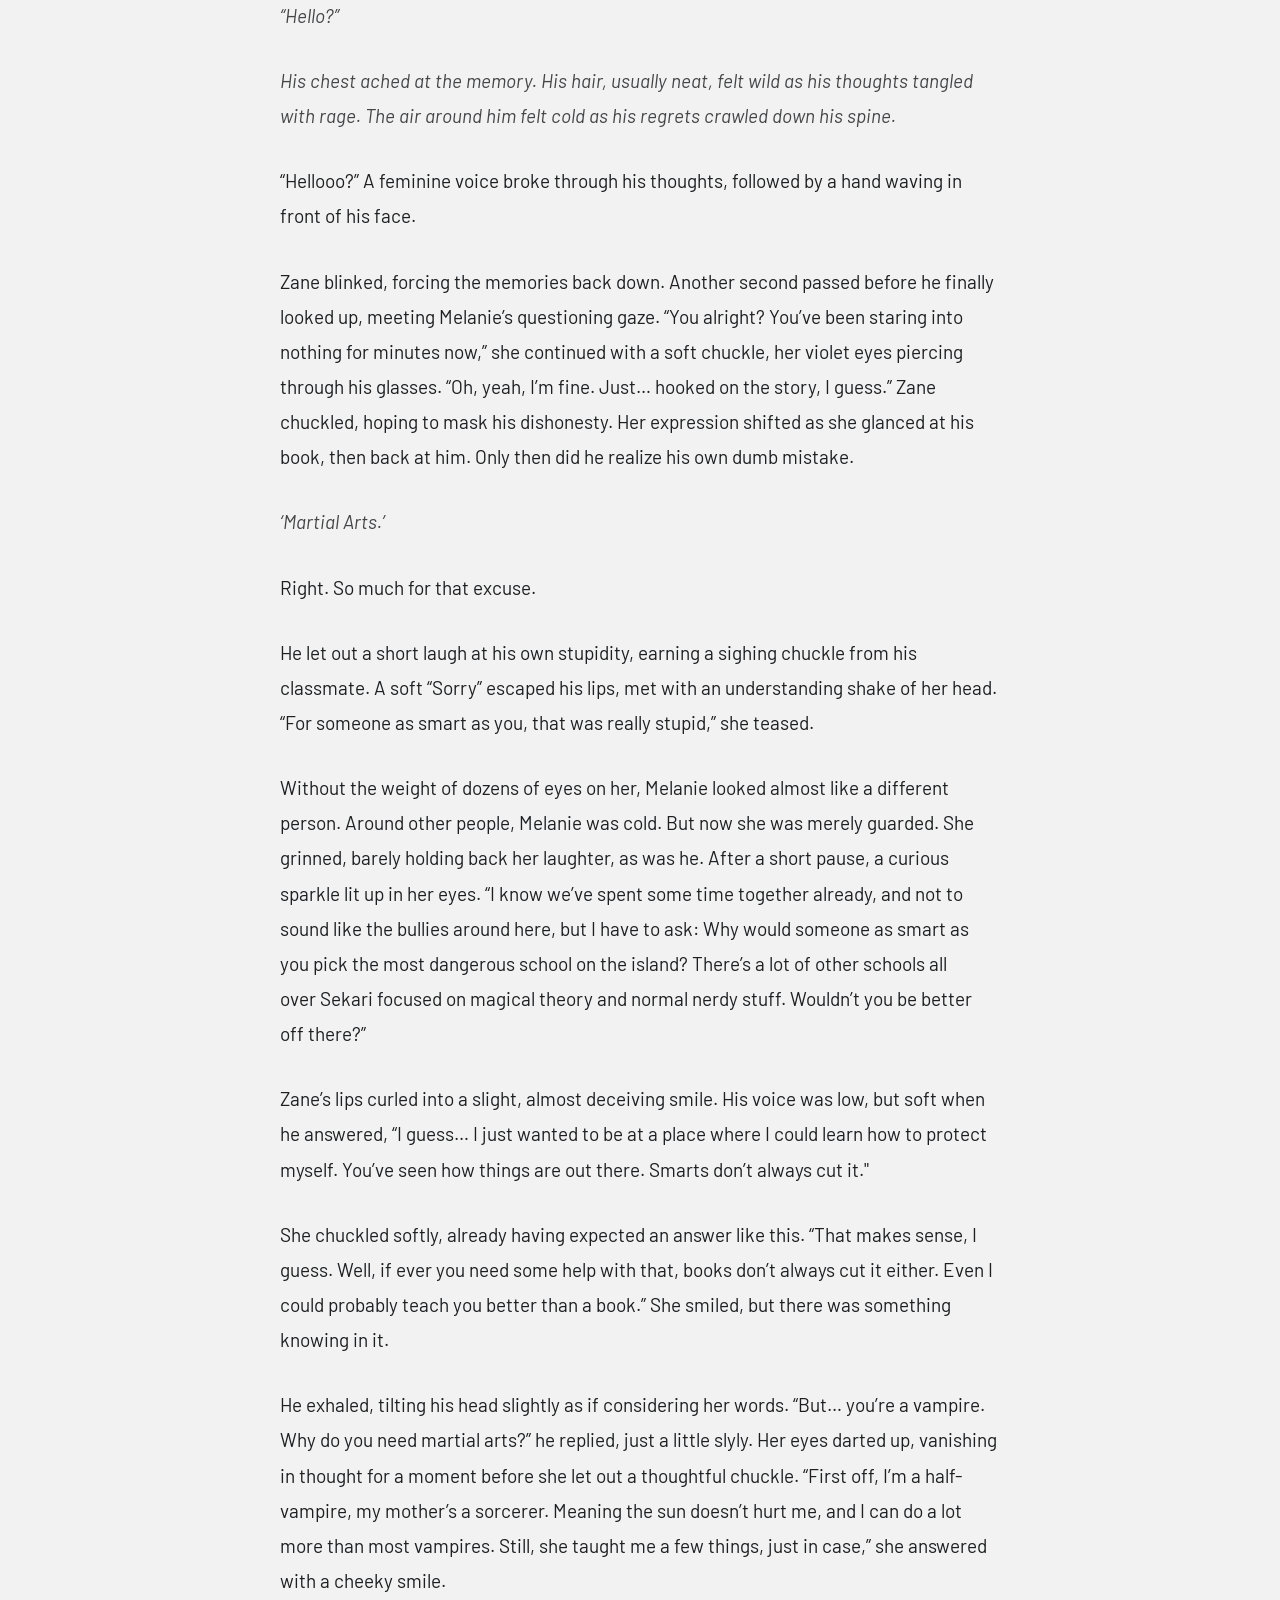
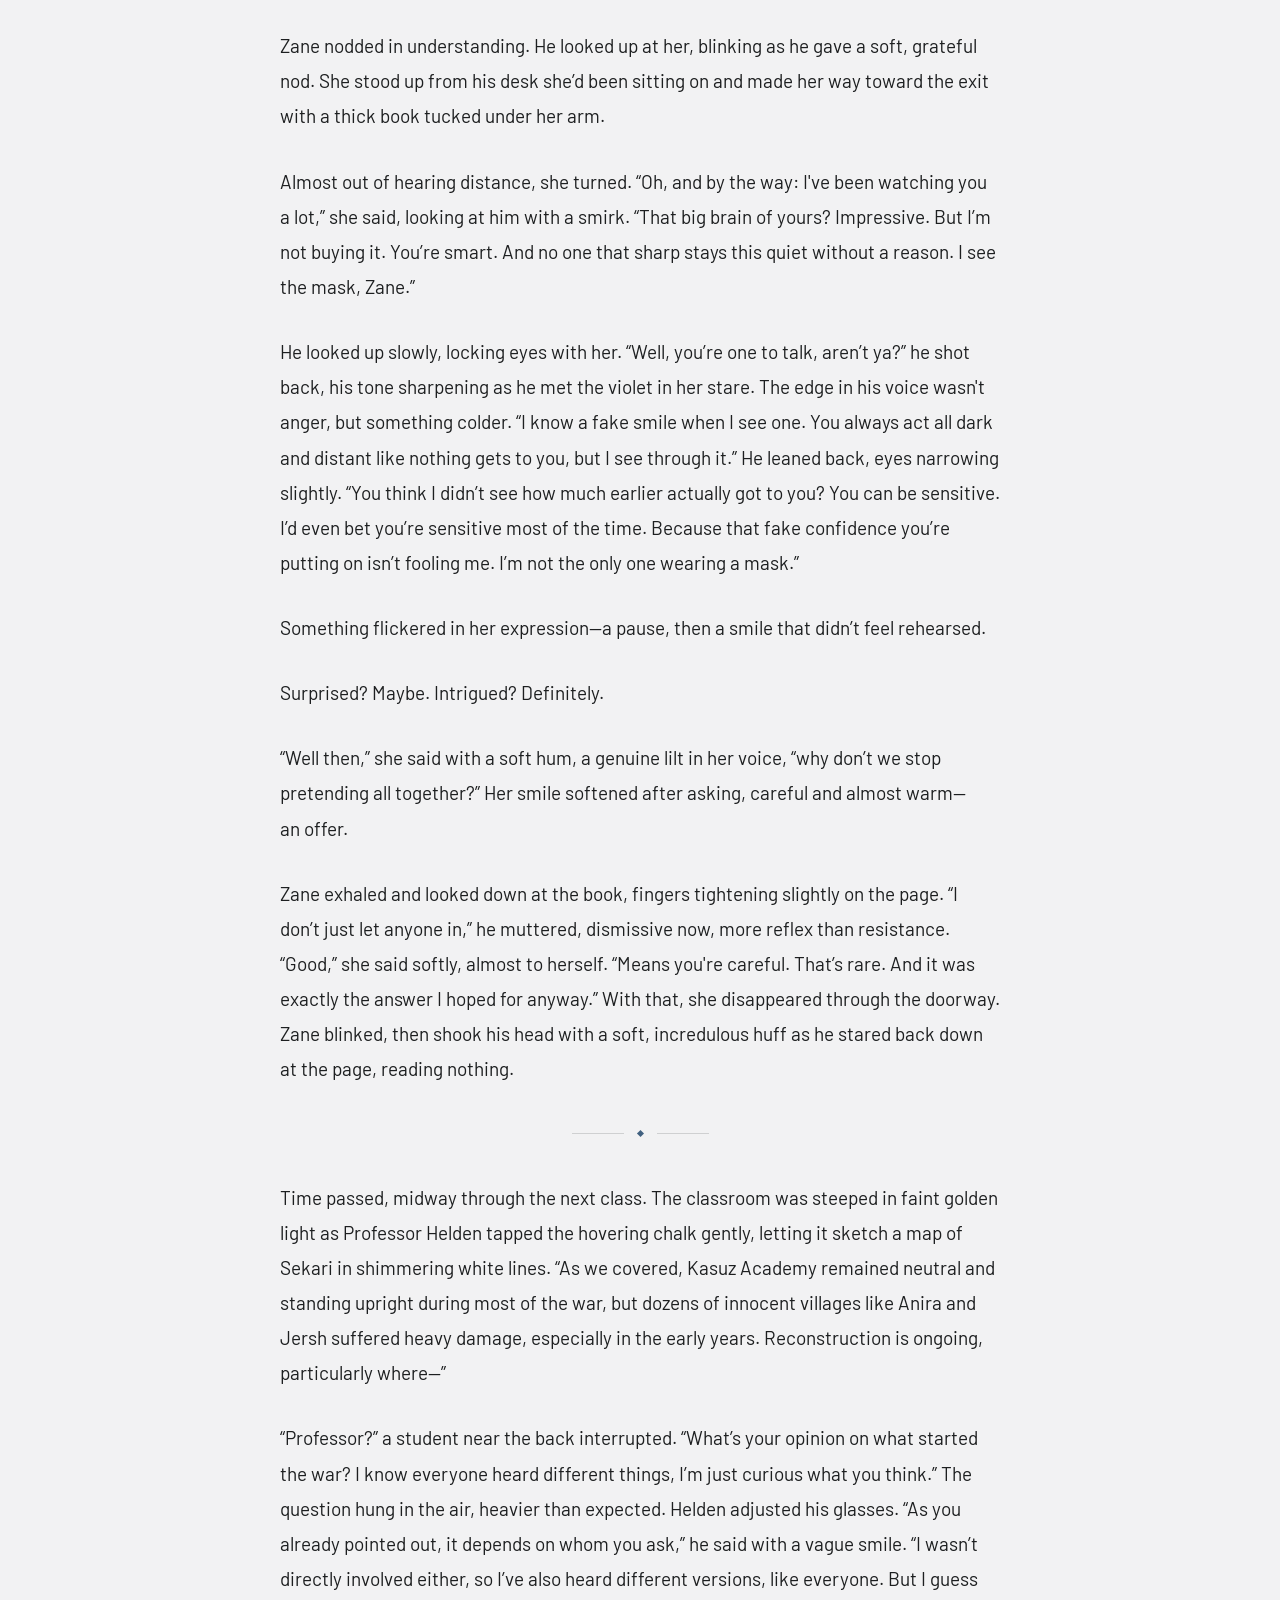
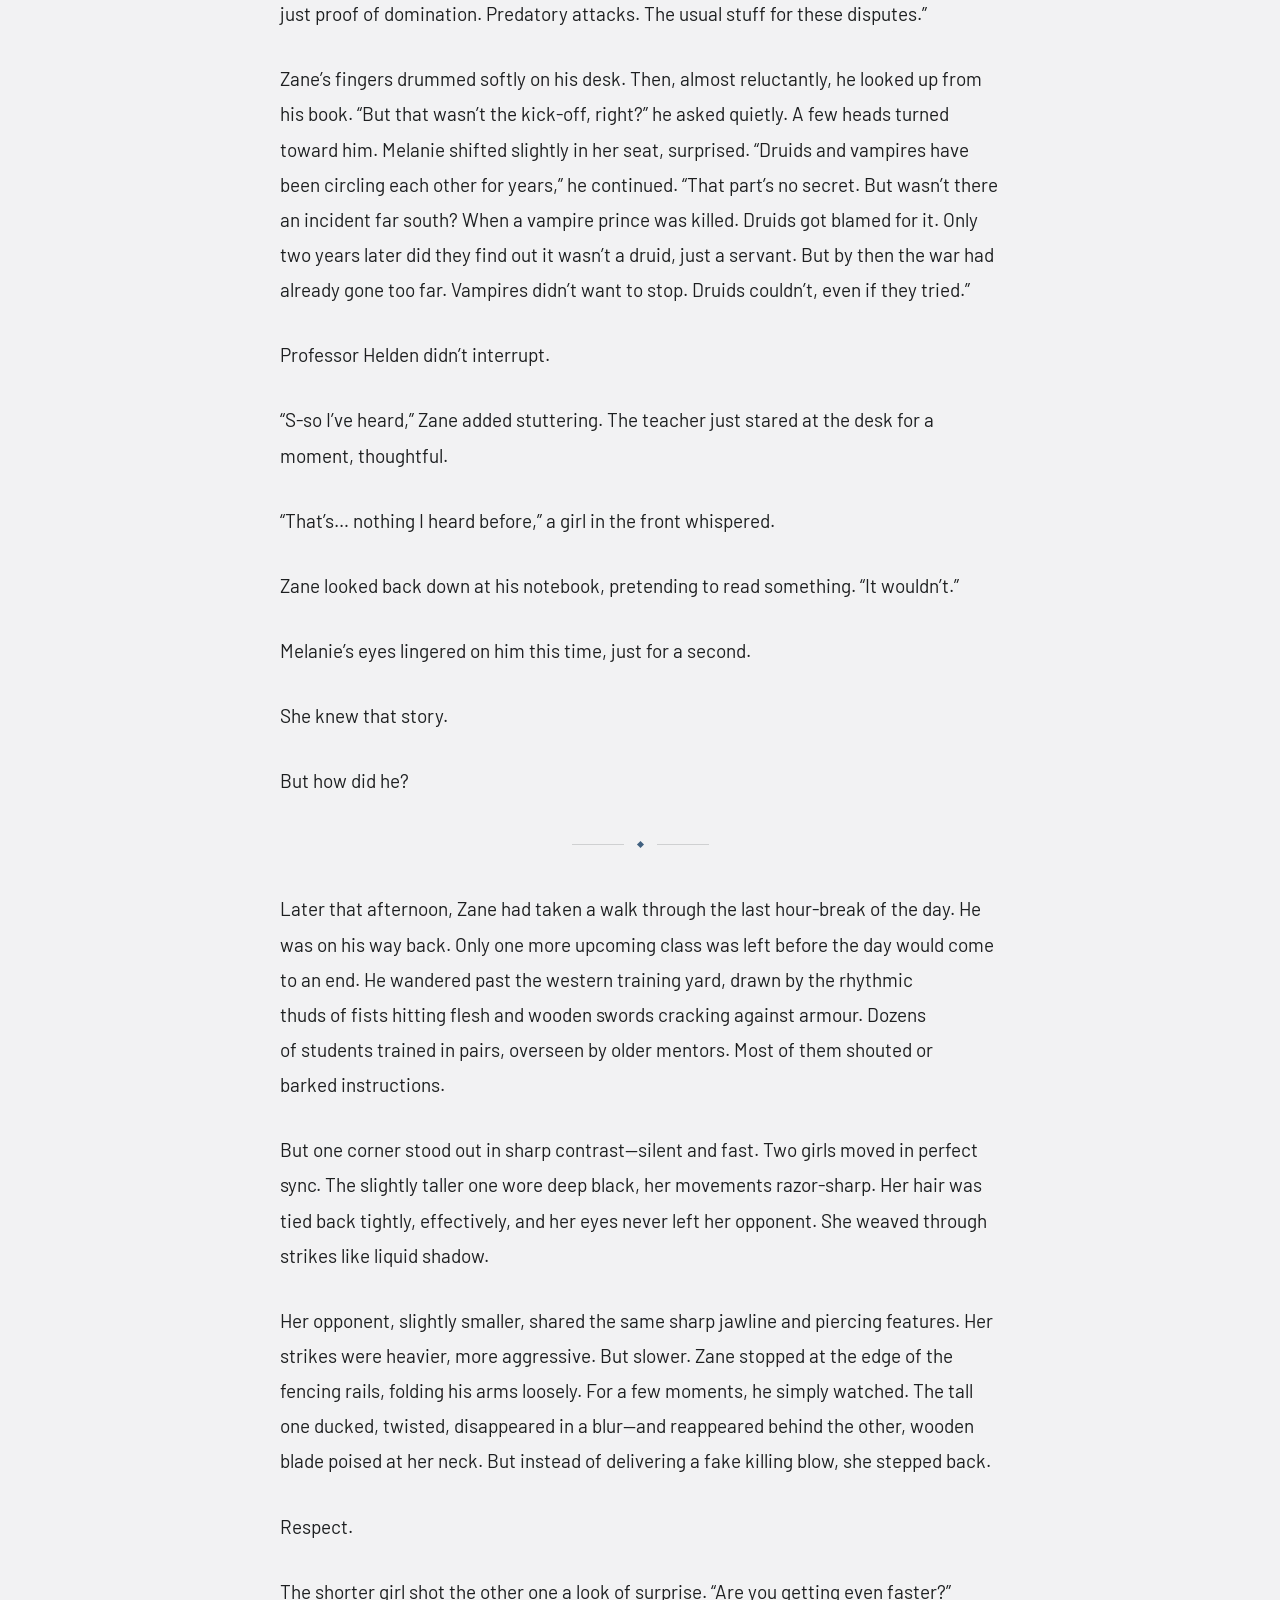
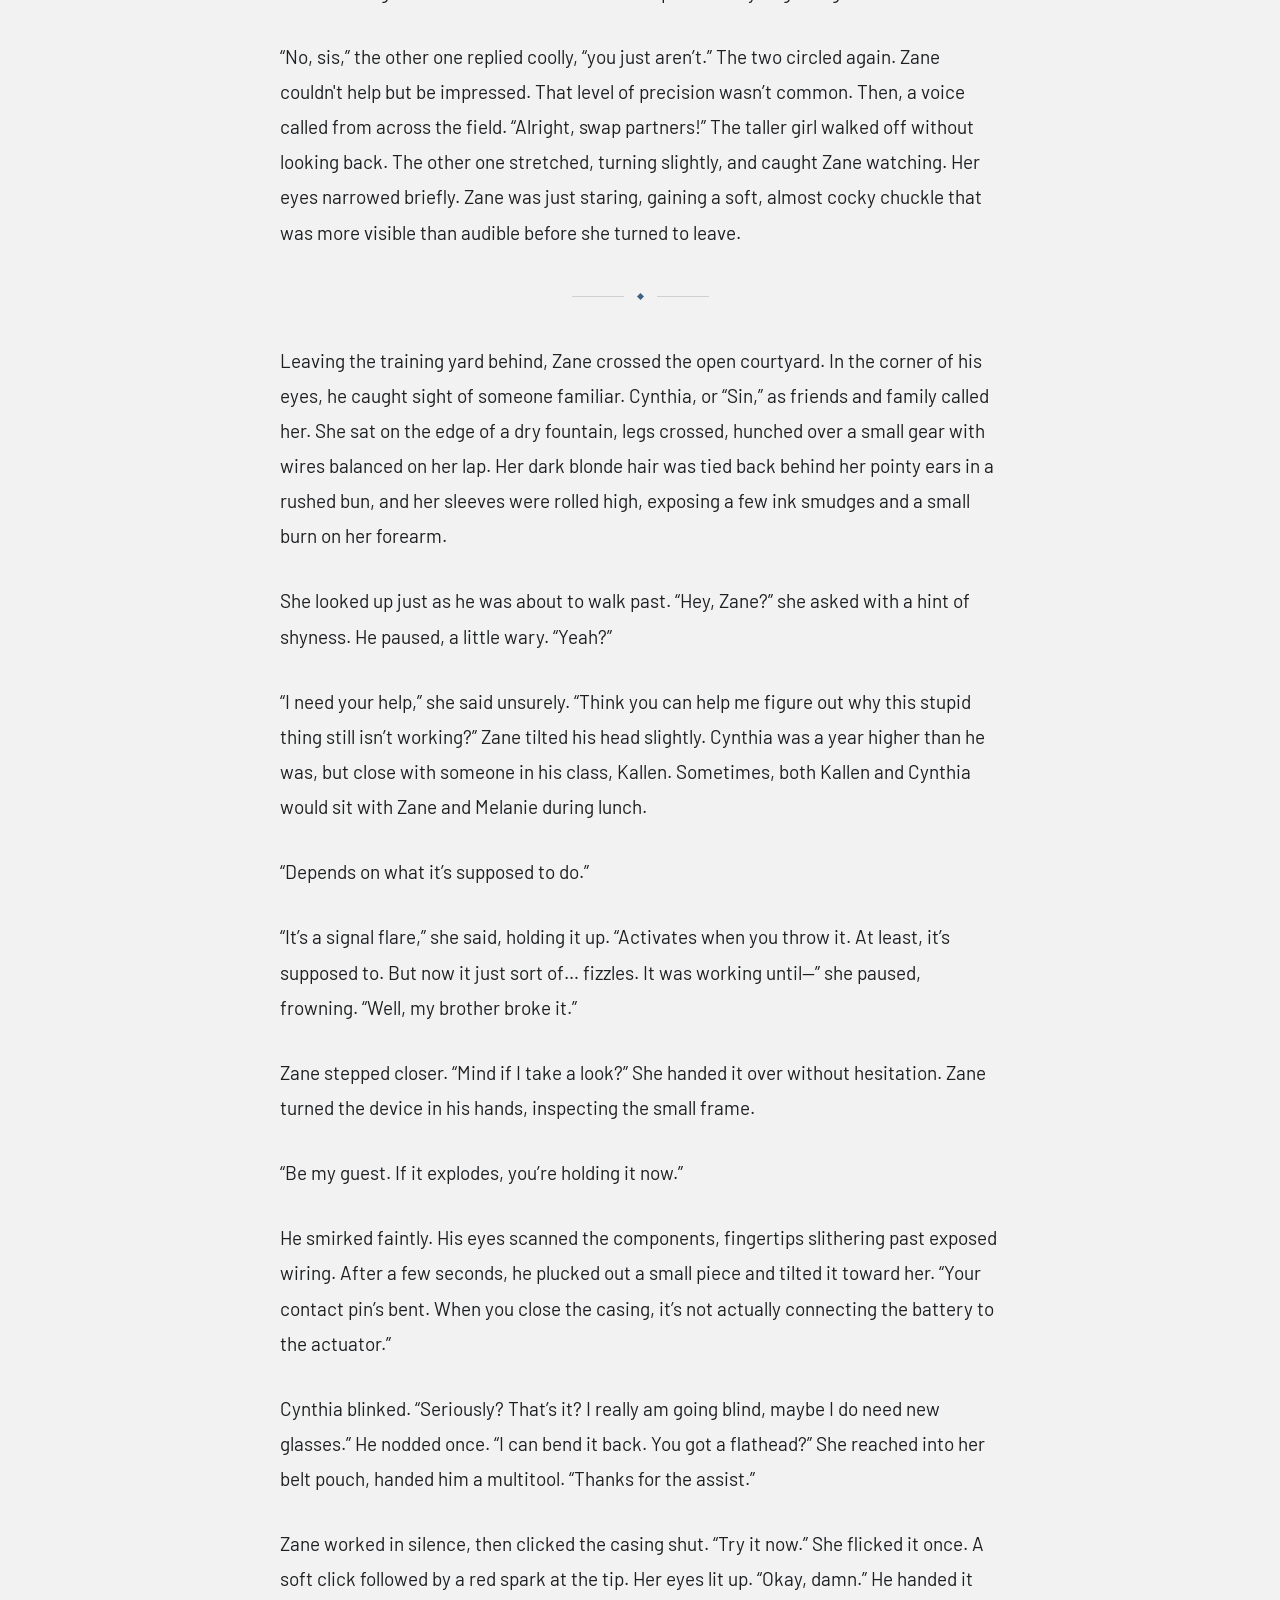
<file: src/reading-sample.html>
<!DOCTYPE html>
<html lang="en">
<head>
<meta charset="utf-8">
<meta name="viewport" content="width=device-width, initial-scale=1">
<title>The first Chapter — The Last Druid</title>
<meta name="description" content="Read the opening chapter of The Last Druid by Sky Kaye.">
<meta property="og:title" content="The first Chapter — The Last Druid">
<meta property="og:description" content="Read the opening chapter of The Last Druid by Sky Kaye.">
<meta property="og:type" content="website">
<meta property="og:image" content="assets/img/sky-kaye-logo.jpeg">
<link rel="stylesheet" href="assets/css/industry.css">
<link rel="stylesheet" href="assets/css/responsive.css">
<style>
html { scroll-behavior: smooth; }
body { margin: 0; background: var(--color-bg); color: var(--color-text); }
a { color: var(--color-accent-700); }
a:hover { color: var(--color-accent-800); }
</style>
<style>
.x1:hover{color:var(--color-accent-300) !important}
.x2:hover{color:var(--color-accent-300) !important}
.x3:hover{color:var(--color-accent-300) !important}
.x4:hover{color:var(--color-accent-300) !important}
.x5:hover{color:var(--color-accent-300) !important}
[data-reveal].pre { opacity: 0; transform: translateY(18px); }
[data-reveal].in { opacity: 1; transform: none; transition: opacity 700ms cubic-bezier(.2,.7,.3,1), transform 700ms cubic-bezier(.2,.7,.3,1); }
</style>
</head>
<body>
<div style="min-height:100vh;background:var(--color-bg);font-family:var(--font-body)">

<header style="position:fixed;top:0;left:0;right:0;z-index:50;display:flex;align-items:center;gap:28px;padding:14px 40px;background:color-mix(in srgb, var(--color-accent-900) 82%, transparent);backdrop-filter:blur(10px);border-bottom:1px solid color-mix(in srgb, #f2f2f3 16%, transparent)">
  <a href="index.html" style="display:flex;align-items:center;gap:12px;text-decoration:none;color:var(--color-bg);margin-right:auto">
    <img src="assets/img/sky-kaye-logo.jpeg" alt="Sky Kaye" style="width:30px;height:30px;border-radius:50%;mix-blend-mode:screen">
    <span style="font-family:var(--font-heading);font-weight:600;font-size:17px;letter-spacing:0.18em;text-transform:uppercase">Sky Kaye</span>
  </a>
  <nav style="display:flex;gap:26px;font-family:var(--font-heading);font-weight:600;font-size:13px;letter-spacing:0.14em;text-transform:uppercase">
    <a class="x1" href="the-last-druid.html" style="color:color-mix(in srgb, #f2f2f3 78%, transparent);text-decoration:none">The Last Druid</a>
    <a class="x2" href="index.html#stories" style="color:color-mix(in srgb, #f2f2f3 78%, transparent);text-decoration:none">My stories</a>
    <a class="x3" href="index.html" style="color:color-mix(in srgb, #f2f2f3 78%, transparent);text-decoration:none">Home</a>
  </nav>
</header>

<section style="padding:130px 40px 50px;background:var(--color-accent-900);color:var(--color-bg)">
  <div style="width:min(720px,100%);margin:0 auto;display:flex;flex-direction:column;gap:16px">
    <span style="font-family:var(--font-heading);font-weight:600;font-size:11px;letter-spacing:0.32em;text-transform:uppercase;color:var(--color-accent-300)">The Last Druid — reading sample</span>
    <h1 style="margin:0;font-size:clamp(38px,6vw,88px);line-height:0.9;text-transform:uppercase">The first Chapter</h1>
    <p style="margin:0;font-size:15px;letter-spacing:0.05em;color:color-mix(in srgb, #f2f2f3 68%, transparent)">Enter Sekari at the beginning.</p>
  </div>
</section>

<article style="padding:70px 40px 40px">
  <div style="width:min(720px,100%);margin:0 auto;display:flex;flex-direction:column;gap:30px">
    <header style="display:flex;flex-direction:column;gap:10px;padding-bottom:22px;border-bottom:1px solid var(--color-divider)">
      <h2 style="margin:0;font-size:clamp(26px,3vw,40px);line-height:1;text-transform:uppercase">Unholy Heart</h2>
    </header>
      <p style="margin:0;font-size:19px;line-height:1.85;text-wrap:pretty;font-size:clamp(22px,2vw,27px);line-height:1.6;letter-spacing:0.005em">Kasuz Academy.</p>
      <p style="margin:0;font-size:19px;line-height:1.85;text-wrap:pretty">An institute of hope, grace, and power, meant to bring out the best in everyone. The university brimmed with extraordinary students—sorcerers, warlocks, witches, and more. But beneath the marble floors and glittering banners, tension lingered. Rivalries ran deep, competitions flared, and rumours spread like wildfire. The war had taken its toll on everyone. It’s been two months since the fighting stopped, but the shadows of battle still stretched across the island, echoing through every corridor. Among other things.</p>
      <p style="margin:0;font-size:19px;line-height:1.85;text-wrap:pretty">“Exactly, Mr. Voss!”</p>
      <p style="margin:0;font-size:19px;line-height:1.85;text-wrap:pretty">The teacher clapped his hands once, a sharp sound that echoed off the walls of study hall four. “Perfectly explained. Remind me not to test you again if I want to keep my dignity.” A few scattered laughs rose from the class, though most students just stared at Zane like he’d solved some impossible riddle—which, technically, he had.</p>
      <p style="margin:0;font-size:19px;line-height:1.85;text-wrap:pretty">Zane didn’t even lift his head. He just scratched something onto his paper with a dry tone in his voice. “I’m surprised you even did in the first place.”</p>
      <p style="margin:0;font-size:19px;line-height:1.85;text-wrap:pretty">Professor Helden grinned. He was in his late fifties, grey streaks lining his otherwise dark hair, and always wore mismatched socks under his robes, for “balance,” as he liked to call it. “I’ll take that as a compliment. Moving on!”</p>
      <p style="margin:0;font-size:19px;line-height:1.85;text-wrap:pretty">The classroom shifted back into motion—pens scribbling, books turning, a few enchanted quills floating lazily in the air. From the side, faint sunlight streamed through tall windows. It was cozy. Almost peaceful.</p>
      <p style="margin:0;font-size:19px;line-height:1.85;text-wrap:pretty">Almost.</p>
      <p style="margin:0;font-size:19px;line-height:1.85;text-wrap:pretty">The bell chimed with a soft, harmonic note—subtle, but clear. Students began packing up, chairs scraping and murmurs rising.</p>
      <p style="margin:0;font-size:19px;line-height:1.85;text-wrap:pretty">“Mr. Voss,” Professor Helden called as Zane slung his bag over one shoulder, “a moment, if you would?” Zane paused, then gave a polite nod. He waited until the last of the students left. The door clicked shut behind a pair of girls still giggling about something that definitely wasn’t lecture-related.</p>
      <p style="margin:0;font-size:19px;line-height:1.85;text-wrap:pretty">Professor Helden stood by his desk, adjusting a stack of floating papers with a wave of his hand. When he looked up, his usual playful energy had softened into something quieter. Kind. “I wanted to check in,” he said. “You’ve been doing remarkably well in class. Better than well, honestly.” A chuckle rumbled in his throat. “But I imagine this place isn’t always… easy.”</p>
      <p style="margin:0;font-size:19px;line-height:1.85;text-wrap:pretty">Zane raised a brow. “Because I’m only human?”</p>
      <p style="margin:0;font-size:19px;line-height:1.85;text-wrap:pretty">Helden smiled, a little sheepishly. “You’re not the only one, of course. But I do remember what it was like to be the odd one out—and surrounded by all this power, all these bloodlines, and constantly being told to catch up, it can’t be easy.”</p>
      <p style="margin:0;font-size:19px;line-height:1.85;text-wrap:pretty">Zane gave a small shrug. “I like puzzles. Spells are just algorithms. Once you understand how they’re built, even I could learn to cast.”</p>
      <p style="margin:0;font-size:19px;line-height:1.85;text-wrap:pretty">“And,” the professor said, crossing his arms lightly, “considering most students don’t pass my tests with a perfect score, let alone in half the time, I have no doubts you will. Still, maybe making some friends might help.”</p>
      <p style="margin:0;font-size:19px;line-height:1.85;text-wrap:pretty">Zane didn’t answer. He didn’t need to. He simply brought up his hand to faintly scratch the crescent scar on his temple. Helden studied him for a second longer, then gave a quiet chuckle. “You don’t have to talk about it, of course. Just know: It’s okay to be different. Power takes many forms, Mr. Voss. And from what I’ve seen, you’ve already found yours. Up there.” He pointed at the boy’s head, where his oak brown hair was slicked back formally. Zane’s gaze flicked to the side briefly. “Thanks, Professor.”</p>
      <p style="margin:0;font-size:19px;line-height:1.85;text-wrap:pretty">Helden nodded. “Go on, then, try and get some breakfast. Maybe the cafeteria hasn’t run out of edible food yet.” Zane gave the faintest hint of a smirk. “That’s optimistic.”</p>
      <div aria-hidden="true" style="display:flex;justify-content:center;align-items:center;gap:14px;padding:14px 0">
        <span style="width:52px;height:1px;background:var(--color-divider)"></span>
        <span style="width:5px;height:5px;background:var(--color-accent-700);transform:rotate(45deg)"></span>
        <span style="width:52px;height:1px;background:var(--color-divider)"></span>
      </div>
      <p style="margin:0;font-size:19px;line-height:1.85;text-wrap:pretty">The cafeteria at Kasuz Academy was loud as usual. Clattering trays, bursts of laughter, the occasional floating pastry someone had accidentally overcharged—literally. Zane slipped through the noise like a shadow, tray in hand, navigating past crowded tables until he reached the far corner. One table. Empty. Tucked against the window. He sat down without ceremony, placed his tray quietly, and took out a small notebook from his coat pocket while chewing on a salty french-fry.</p>
      <p style="margin:0;font-size:19px;line-height:1.85;text-wrap:pretty">“Still haven’t learned a spell, Voss?” Zane didn’t look up. He recognized the voice—Arden Virell, third-year pyromancer with more confidence than common sense. Arden strolled over, then gestured at the notebook. “You always sit in this same spot, scribbling in that creepy little book. Makes people wonder if you’re planning to summon a demon or something—like that devil’s kid from your class.”</p>
      <p style="margin:0;font-size:19px;line-height:1.85;text-wrap:pretty">Zane calmly turned a page. “Only one worth summoning would be someone who knows when to shut up.”</p>
      <p style="margin:0;font-size:19px;line-height:1.85;text-wrap:pretty">“Ouch,” Arden muttered amused. But before he could fire back, someone slid into the seat across from Zane—calm and deliberate.</p>
      <p style="margin:0;font-size:19px;line-height:1.85;text-wrap:pretty">Melanie.</p>
      <p style="margin:0;font-size:19px;line-height:1.85;text-wrap:pretty">His head turned.</p>
      <p style="margin:0;font-size:19px;line-height:1.85;text-wrap:pretty">She didn’t say a word as she sat down, one leg crossed over the other. Her eyes scanned the room like she owned it or didn’t care who did. Either one worked. Most people avoided her. Half because of her kind’s reputation since the war, and half because she didn’t seem to care whether they did or not. She wasn’t loud or flashy. Simply present, watching sharply, but with a confidence that was either fused into her bones or rehearsed really well. She didn’t look at Arden. He shifted his stance, clearly debating whether to push or just leave. Melanie didn’t glance up, but her presence alone was enough. After a long pause, Arden scoffed and turned away. “Whatever. Enjoy your freak club.”</p>
      <p style="margin:0;font-size:19px;line-height:1.85;text-wrap:pretty">Once he was gone, silence settled between them again. Zane looked at her. “Seeking silence as always?” he muttered. She sat there with him every day. Most likely because it was the quietest corner one could get. And she always wore the same outfit—a fitted, high-neck black top with the subtle boning beneath the fabric around her waist, tight enough to keep her posture straight but not enough to be showy.</p>
      <p style="margin:0;font-size:19px;line-height:1.85;text-wrap:pretty">Practical.</p>
      <p style="margin:0;font-size:19px;line-height:1.85;text-wrap:pretty">Guarded.</p>
      <p style="margin:0;font-size:19px;line-height:1.85;text-wrap:pretty">“You know by now,” she said. “He was loud. I don’t like loud.” Her voice was low and cool. Detached. Like every word was filtered through three layers of control. Zane’s eyes narrowed slightly, studying her. But he didn’t push. They simply stayed quiet for the rest of the breakfast break. No talking. No shifting. Not even looking at each other once. Just like they did every day.</p>
      <div aria-hidden="true" style="display:flex;justify-content:center;align-items:center;gap:14px;padding:14px 0">
        <span style="width:52px;height:1px;background:var(--color-divider)"></span>
        <span style="width:5px;height:5px;background:var(--color-accent-700);transform:rotate(45deg)"></span>
        <span style="width:52px;height:1px;background:var(--color-divider)"></span>
      </div>
      <p style="margin:0;font-size:19px;line-height:1.85;text-wrap:pretty">Second period passed in slow rhythms—soft chalk strokes across the board, the occasional flick of enchanted quills writing on their own. Professor Helden had returned to his usual pace, animated but thoughtful, guiding them through a lesson on history and post-war infrastructure.</p>
      <p style="margin:0;font-size:19px;line-height:1.85;text-wrap:pretty">But the mood shifted when a boy from the second row raised his hand. “Professor?” he asked. “Do you think any druids survived the war?”</p>
      <p style="margin:0;font-size:19px;line-height:1.85;text-wrap:pretty">The question was innocent. The silence that followed wasn't. Around the room, a few students exchanged looks. A couple glanced toward the left side of the classroom. Toward Melanie.</p>
      <p style="margin:0;font-size:19px;line-height:1.85;text-wrap:pretty">She didn’t flinch. Her posture stayed perfect, but her gaze dropped to the floor, and something in her expression dipped. Just for a moment. Like a weight she’d managed to drown out was suddenly resurfacing.</p>
      <p style="margin:0;font-size:19px;line-height:1.85;text-wrap:pretty">Professor Helden hesitated before answering. “I think it’s safe to assume some are still alive,” he said gently. “But after what happened… I doubt many are eager to be found.”</p>
      <p style="margin:0;font-size:19px;line-height:1.85;text-wrap:pretty">Another hand went up. This time from a girl seated near the edge. “Professor?” she said carefully. “Did you know any druids personally?” There was no mockery in her voice, just hesitant curiosity. A few students perked up. Others sank slightly in their seats.</p>
      <p style="margin:0;font-size:19px;line-height:1.85;text-wrap:pretty">Helden nodded once. “I did,” he said. “A few, actually. One used his abilities to help in medicine, who I met during my time in Olira. Kind soul. Always smelled like cedar bark and mint. Another was a student, briefly. Brilliant and unpredictable. He never liked rules. Among a few more.” A faint smile touched the corner of his mouth. “They all died. Killed by vampires during the war.”</p>
      <p style="margin:0;font-size:19px;line-height:1.85;text-wrap:pretty">Melanie still hadn’t moved. Zane’s eyes flicked toward her. She was staring at her desk now—lips pressed into a fine line. A boy in the centre row leaned forward. “Do you think the druids were wrong to fight back?”</p>
      <p style="margin:0;font-size:19px;line-height:1.85;text-wrap:pretty">That one sent a ripple through the room. No longer innocent. Helden exhaled through his nose, then folded his hands behind his back. “I think wars make everyone wrong, eventually.”</p>
      <p style="margin:0;font-size:19px;line-height:1.85;text-wrap:pretty">The boy shrugged. “But the vampires started it, didn’t they? Druids just defended themselv—”</p>
      <p style="margin:0;font-size:19px;line-height:1.85;text-wrap:pretty">“Enough,” Helden said calmly, but with clear authority. “This is a classroom, not a tribunal.” He glanced at Melanie, who peeked up at him, almost gratefully. Even so, the energy had changed. The air felt heavier. A few more glances cut sideways toward her. A student in the far corner whispered something to another, too low to catch, and both chuckled under their breath.</p>
      <p style="margin:0;font-size:19px;line-height:1.85;text-wrap:pretty">Melanie didn’t react.</p>
      <p style="margin:0;font-size:19px;line-height:1.85;text-wrap:pretty">She sat perfectly still, her hand clenched around her quill, jaw tight. One finger tapped the edge of her parchment—anxious, mechanical. Zane watched her with silent concern at her obvious guilt, then looked back at the professor, who’d resumed writing on the board. But the lesson was already lost. Nobody was listening anymore. Not really. They were all waiting to see if she would break.</p>
      <p style="margin:0;font-size:19px;line-height:1.85;text-wrap:pretty">She didn’t.</p>
      <p style="margin:0;font-size:19px;line-height:1.85;text-wrap:pretty">Then, from the back row, Zane’s voice joined in, low and even. “Is it really fair to just assume all vampires are evil?” he asked. “Or that trust just doesn’t apply to them?” Heads turned. Zane hadn’t spoken all class. Not once. Even Professor Helden seemed briefly surprised. “That depends on how you define trust, Mr. Voss.”</p>
      <p style="margin:0;font-size:19px;line-height:1.85;text-wrap:pretty">Zane leaned back in his chair, eyes steady. “As in living next to someone without waiting for them to become a threat.” A few students shifted in their seats. No one looked at Melanie this time.</p>
      <p style="margin:0;font-size:19px;line-height:1.85;text-wrap:pretty">Professor Helden gave a small nod. “Then yes. I believe trust can return, even if slowly. But only if we’re willing to stop treating them like enemies—and, as you said, stop assuming.” Zane nodded once and said nothing more. From across the room, Melanie glanced at him over her shoulder. Just for a second, their eyes met before he gave her a knowing nod.</p>
      <div aria-hidden="true" style="display:flex;justify-content:center;align-items:center;gap:14px;padding:14px 0">
        <span style="width:52px;height:1px;background:var(--color-divider)"></span>
        <span style="width:5px;height:5px;background:var(--color-accent-700);transform:rotate(45deg)"></span>
        <span style="width:52px;height:1px;background:var(--color-divider)"></span>
      </div>
      <p style="margin:0;font-size:19px;line-height:1.85;text-wrap:pretty">The sun hung high by the time the courtyard emptied for lunch break, leaving only shadows stretched long across the stone. Melanie sat at the edge of it—on a worn bench tucked beneath a crooked tree, a cup of cold tea resting beside her on a slate.</p>
      <p style="margin:0;font-size:19px;line-height:1.85;text-wrap:pretty">She wasn’t staring at anything in particular. Just… sitting. Still. Quiet.</p>
      <p style="margin:0;font-size:19px;line-height:1.85;text-wrap:pretty">Zane spotted her on his way out of the west wing. He hesitated mid-stride, then shifted course. His footsteps were light but deliberate as he crossed the courtyard, gravel crunching softly under his boots. Melanie didn’t look up. “You alright?” he asked at last, voice calm, measured.</p>
      <p style="margin:0;font-size:19px;line-height:1.85;text-wrap:pretty">Her reply came flat. “Do I look like I’m not?” His gaze flicked to the untouched tea at her side, then back to her. “A little.”</p>
      <p style="margin:0;font-size:19px;line-height:1.85;text-wrap:pretty">She exhaled sharply through her nose. Her eyes remained low. “If you came to tell me I deserve it, save your breath. I’ve heard worse. No five minutes ago.”</p>
      <p style="margin:0;font-size:19px;line-height:1.85;text-wrap:pretty">Zane blinked, caught off guard. “I actually haven’t said anything against you at all.”</p>
      <p style="margin:0;font-size:19px;line-height:1.85;text-wrap:pretty">That made her glance up, barely.</p>
      <p style="margin:0;font-size:19px;line-height:1.85;text-wrap:pretty">He eased himself down on the far end of the bench, leaving space between them. The silence stretched thin until he broke it, quieter this time. “For the record… I knew people who met your father. People who’d been to your—”</p>
      <p style="margin:0;font-size:19px;line-height:1.85;text-wrap:pretty">Her posture stiffened instantly.</p>
      <p style="margin:0;font-size:19px;line-height:1.85;text-wrap:pretty">“—his kingdom,” he finished, lowering his voice.</p>
      <p style="margin:0;font-size:19px;line-height:1.85;text-wrap:pretty">She turned her head slightly, her eyes widening at the direction of his words, suspicion and a flicker of fear written in the movement.</p>
      <p style="margin:0;font-size:19px;line-height:1.85;text-wrap:pretty">“Look,” he continued, “I think you know well enough that the war was nothing more than a dispute. Not good versus evil. But hunter and prey… just that nobody stopped to ask which was which.”</p>
      <p style="margin:0;font-size:19px;line-height:1.85;text-wrap:pretty">A breeze drifted through, stirring the leaves overhead. The quiet rustle filled the pause. Melanie stared ahead again, her jaw unclenching just slightly. She reached for her tea. Didn’t drink it. “I do know that,” she muttered. Then, softer, she glanced at his side profile. “How do you?”</p>
      <p style="margin:0;font-size:19px;line-height:1.85;text-wrap:pretty">He chuckled under his breath. “Like I said… I knew people.” She nodded faintly, her eyes dropping back to the grass. “I don’t care if you believe me,” he said, “but I can tell you’re nothing like your father. And I don’t think you’re an enemy.”</p>
      <p style="margin:0;font-size:19px;line-height:1.85;text-wrap:pretty">Melanie stayed quiet. Zane leaned back slightly, eyes lifting to the sky. Clouds hung low, painted with the last fading streaks of gold.</p>
      <p style="margin:0;font-size:19px;line-height:1.85;text-wrap:pretty">“You always talk like that?” she asked quietly. “Like you’re quoting a book no one else read?”</p>
      <p style="margin:0;font-size:19px;line-height:1.85;text-wrap:pretty">Zane smirked, ever so slightly. “Only when someone needs it.”</p>
      <p style="margin:0;font-size:19px;line-height:1.85;text-wrap:pretty">Melanie didn’t reply. But the tension in her shoulders loosened.</p>
      <p style="margin:0;font-size:19px;line-height:1.85;text-wrap:pretty">Zane stood after a moment, brushing off his shirt.</p>
      <p style="margin:0;font-size:19px;line-height:1.85;text-wrap:pretty">“I’ll leave you to your tea,” he said quietly. She didn’t thank him. Didn’t stop him, either. Just followed him with her gaze.</p>
      <div aria-hidden="true" style="display:flex;justify-content:center;align-items:center;gap:14px;padding:14px 0">
        <span style="width:52px;height:1px;background:var(--color-divider)"></span>
        <span style="width:5px;height:5px;background:var(--color-accent-700);transform:rotate(45deg)"></span>
        <span style="width:52px;height:1px;background:var(--color-divider)"></span>
      </div>
      <p style="margin:0;font-size:19px;line-height:1.85;text-wrap:pretty">The rest of lunch break passed quickly. In the dimly lit backyard, warriors refined their fighting styles, their blades flashing sparks as they collide. Inside the lecture halls, sorcerers debated the dangers of elemental fusion, their hands glowing faintly with restrained magic, spoken spells echoing among the rooms.</p>
      <p style="margin:0;font-size:19px;line-height:1.85;text-wrap:pretty">But not everyone had classes in the after-lunch period. Zane was one of them. In the farthest corner of the library, hunched over a pile of books, he pushed his glasses up the bridge of his nose. He was alone, hoping no one would find him there. Only that being alone wasn’t always a good thing. Even with the open book in front of him, his mind drifted off. Screams still echoed in his mind—warriors falling, their bodies broken, their cries swallowed by flames. He could still see the look in his parents' eyes before they broke down.</p>
      <p style="margin:0;font-size:19px;line-height:1.85;text-wrap:pretty">Too late to save them. Never too late to remember.</p>
      <p style="margin:0;font-size:19px;line-height:1.85;text-wrap:pretty;font-style:italic;color:color-mix(in srgb, var(--color-text) 82%, transparent)">“Hello?”</p>
      <p style="margin:0;font-size:19px;line-height:1.85;text-wrap:pretty;font-style:italic;color:color-mix(in srgb, var(--color-text) 82%, transparent)">His chest ached at the memory. His hair, usually neat, felt wild as his thoughts tangled with rage. The air around him felt cold as his regrets crawled down his spine.</p>
      <p style="margin:0;font-size:19px;line-height:1.85;text-wrap:pretty">“Hellooo?” A feminine voice broke through his thoughts, followed by a hand waving in front of his face.</p>
      <p style="margin:0;font-size:19px;line-height:1.85;text-wrap:pretty">Zane blinked, forcing the memories back down. Another second passed before he finally looked up, meeting Melanie’s questioning gaze. “You alright? You’ve been staring into nothing for minutes now,” she continued with a soft chuckle, her violet eyes piercing through his glasses. “Oh, yeah, I’m fine. Just… hooked on the story, I guess.” Zane chuckled, hoping to mask his dishonesty. Her expression shifted as she glanced at his book, then back at him. Only then did he realize his own dumb mistake.</p>
      <p style="margin:0;font-size:19px;line-height:1.85;text-wrap:pretty;font-style:italic;color:color-mix(in srgb, var(--color-text) 82%, transparent)">‘Martial Arts.’</p>
      <p style="margin:0;font-size:19px;line-height:1.85;text-wrap:pretty">Right. So much for that excuse.</p>
      <p style="margin:0;font-size:19px;line-height:1.85;text-wrap:pretty">He let out a short laugh at his own stupidity, earning a sighing chuckle from his classmate. A soft “Sorry” escaped his lips, met with an understanding shake of her head. “For someone as smart as you, that was really stupid,” she teased.</p>
      <p style="margin:0;font-size:19px;line-height:1.85;text-wrap:pretty">Without the weight of dozens of eyes on her, Melanie looked almost like a different person. Around other people, Melanie was cold. But now she was merely guarded. She grinned, barely holding back her laughter, as was he. After a short pause, a curious sparkle lit up in her eyes. “I know we’ve spent some time together already, and not to sound like the bullies around here, but I have to ask: Why would someone as smart as you pick the most dangerous school on the island? There’s a lot of other schools all over Sekari focused on magical theory and normal nerdy stuff. Wouldn’t you be better off there?”</p>
      <p style="margin:0;font-size:19px;line-height:1.85;text-wrap:pretty">Zane’s lips curled into a slight, almost deceiving smile. His voice was low, but soft when he answered, “I guess… I just wanted to be at a place where I could learn how to protect myself. You’ve seen how things are out there. Smarts don’t always cut it."</p>
      <p style="margin:0;font-size:19px;line-height:1.85;text-wrap:pretty">She chuckled softly, already having expected an answer like this. “That makes sense, I guess. Well, if ever you need some help with that, books don’t always cut it either. Even I could probably teach you better than a book.” She smiled, but there was something knowing in it.</p>
      <p style="margin:0;font-size:19px;line-height:1.85;text-wrap:pretty">He exhaled, tilting his head slightly as if considering her words. “But… you’re a vampire. Why do you need martial arts?” he replied, just a little slyly. Her eyes darted up, vanishing in thought for a moment before she let out a thoughtful chuckle. “First off, I’m a half-vampire, my mother’s a sorcerer. Meaning the sun doesn’t hurt me, and I can do a lot more than most vampires. Still, she taught me a few things, just in case,” she answered with a cheeky smile.</p>
      <p style="margin:0;font-size:19px;line-height:1.85;text-wrap:pretty">Zane nodded in understanding. He looked up at her, blinking as he gave a soft, grateful nod. She stood up from his desk she’d been sitting on and made her way toward the exit with a thick book tucked under her arm.</p>
      <p style="margin:0;font-size:19px;line-height:1.85;text-wrap:pretty">Almost out of hearing distance, she turned. “Oh, and by the way: I've been watching you a lot,” she said, looking at him with a smirk. “That big brain of yours? Impressive. But I’m not buying it. You’re smart. And no one that sharp stays this quiet without a reason. I see the mask, Zane.”</p>
      <p style="margin:0;font-size:19px;line-height:1.85;text-wrap:pretty">He looked up slowly, locking eyes with her. “Well, you’re one to talk, aren’t ya?” he shot back, his tone sharpening as he met the violet in her stare. The edge in his voice wasn't anger, but something colder. “I know a fake smile when I see one. You always act all dark and distant like nothing gets to you, but I see through it.” He leaned back, eyes narrowing slightly. “You think I didn’t see how much earlier actually got to you? You can be sensitive. I’d even bet you’re sensitive most of the time. Because that fake confidence you’re putting on isn’t fooling me. I’m not the only one wearing a mask.”</p>
      <p style="margin:0;font-size:19px;line-height:1.85;text-wrap:pretty">Something flickered in her expression—a pause, then a smile that didn’t feel rehearsed.</p>
      <p style="margin:0;font-size:19px;line-height:1.85;text-wrap:pretty">Surprised? Maybe. Intrigued? Definitely.</p>
      <p style="margin:0;font-size:19px;line-height:1.85;text-wrap:pretty">“Well then,” she said with a soft hum, a genuine lilt in her voice, “why don’t we stop pretending all together?” Her smile softened after asking, careful and almost warm—an offer.</p>
      <p style="margin:0;font-size:19px;line-height:1.85;text-wrap:pretty">Zane exhaled and looked down at the book, fingers tightening slightly on the page. “I don’t just let anyone in,” he muttered, dismissive now, more reflex than resistance. “Good,” she said softly, almost to herself. “Means you're careful. That’s rare. And it was exactly the answer I hoped for anyway.” With that, she disappeared through the doorway. Zane blinked, then shook his head with a soft, incredulous huff as he stared back down at the page, reading nothing.</p>
      <div aria-hidden="true" style="display:flex;justify-content:center;align-items:center;gap:14px;padding:14px 0">
        <span style="width:52px;height:1px;background:var(--color-divider)"></span>
        <span style="width:5px;height:5px;background:var(--color-accent-700);transform:rotate(45deg)"></span>
        <span style="width:52px;height:1px;background:var(--color-divider)"></span>
      </div>
      <p style="margin:0;font-size:19px;line-height:1.85;text-wrap:pretty">Time passed, midway through the next class. The classroom was steeped in faint golden light as Professor Helden tapped the hovering chalk gently, letting it sketch a map of Sekari in shimmering white lines. “As we covered, Kasuz Academy remained neutral and standing upright during most of the war, but dozens of innocent villages like Anira and Jersh suffered heavy damage, especially in the early years. Reconstruction is ongoing, particularly where—”</p>
      <p style="margin:0;font-size:19px;line-height:1.85;text-wrap:pretty">“Professor?” a student near the back interrupted. “What’s your opinion on what started the war? I know everyone heard different things, I’m just curious what you think.” The question hung in the air, heavier than expected. Helden adjusted his glasses. “As you already pointed out, it depends on whom you ask,” he said with a vague smile. “I wasn’t directly involved either, so I’ve also heard different versions, like everyone. But I guess just proof of domination. Predatory attacks. The usual stuff for these disputes.”</p>
      <p style="margin:0;font-size:19px;line-height:1.85;text-wrap:pretty">Zane’s fingers drummed softly on his desk. Then, almost reluctantly, he looked up from his book. “But that wasn’t the kick-off, right?” he asked quietly. A few heads turned toward him. Melanie shifted slightly in her seat, surprised. “Druids and vampires have been circling each other for years,” he continued. “That part’s no secret. But wasn’t there an incident far south? When a vampire prince was killed. Druids got blamed for it. Only two years later did they find out it wasn’t a druid, just a servant. But by then the war had already gone too far. Vampires didn’t want to stop. Druids couldn’t, even if they tried.”</p>
      <p style="margin:0;font-size:19px;line-height:1.85;text-wrap:pretty">Professor Helden didn’t interrupt.</p>
      <p style="margin:0;font-size:19px;line-height:1.85;text-wrap:pretty">“S-so I’ve heard,” Zane added stuttering. The teacher just stared at the desk for a moment, thoughtful.</p>
      <p style="margin:0;font-size:19px;line-height:1.85;text-wrap:pretty">“That’s… nothing I heard before,” a girl in the front whispered.</p>
      <p style="margin:0;font-size:19px;line-height:1.85;text-wrap:pretty">Zane looked back down at his notebook, pretending to read something. “It wouldn’t.”</p>
      <p style="margin:0;font-size:19px;line-height:1.85;text-wrap:pretty">Melanie’s eyes lingered on him this time, just for a second.</p>
      <p style="margin:0;font-size:19px;line-height:1.85;text-wrap:pretty">She knew that story.</p>
      <p style="margin:0;font-size:19px;line-height:1.85;text-wrap:pretty">But how did he?</p>
      <div aria-hidden="true" style="display:flex;justify-content:center;align-items:center;gap:14px;padding:14px 0">
        <span style="width:52px;height:1px;background:var(--color-divider)"></span>
        <span style="width:5px;height:5px;background:var(--color-accent-700);transform:rotate(45deg)"></span>
        <span style="width:52px;height:1px;background:var(--color-divider)"></span>
      </div>
      <p style="margin:0;font-size:19px;line-height:1.85;text-wrap:pretty">Later that afternoon, Zane had taken a walk through the last hour-break of the day. He was on his way back. Only one more upcoming class was left before the day would come to an end. He wandered past the western training yard, drawn by the rhythmic thuds of fists hitting flesh and wooden swords cracking against armour. Dozens of students trained in pairs, overseen by older mentors. Most of them shouted or barked instructions.</p>
      <p style="margin:0;font-size:19px;line-height:1.85;text-wrap:pretty">But one corner stood out in sharp contrast—silent and fast. Two girls moved in perfect sync. The slightly taller one wore deep black, her movements razor-sharp. Her hair was tied back tightly, effectively, and her eyes never left her opponent. She weaved through strikes like liquid shadow.</p>
      <p style="margin:0;font-size:19px;line-height:1.85;text-wrap:pretty">Her opponent, slightly smaller, shared the same sharp jawline and piercing features. Her strikes were heavier, more aggressive. But slower. Zane stopped at the edge of the fencing rails, folding his arms loosely. For a few moments, he simply watched. The tall one ducked, twisted, disappeared in a blur—and reappeared behind the other, wooden blade poised at her neck. But instead of delivering a fake killing blow, she stepped back.</p>
      <p style="margin:0;font-size:19px;line-height:1.85;text-wrap:pretty">Respect.</p>
      <p style="margin:0;font-size:19px;line-height:1.85;text-wrap:pretty">The shorter girl shot the other one a look of surprise. “Are you getting even faster?”</p>
      <p style="margin:0;font-size:19px;line-height:1.85;text-wrap:pretty">“No, sis,” the other one replied coolly, “you just aren’t.” The two circled again. Zane couldn't help but be impressed. That level of precision wasn’t common. Then, a voice called from across the field. “Alright, swap partners!” The taller girl walked off without looking back. The other one stretched, turning slightly, and caught Zane watching. Her eyes narrowed briefly. Zane was just staring, gaining a soft, almost cocky chuckle that was more visible than audible before she turned to leave.</p>
      <div aria-hidden="true" style="display:flex;justify-content:center;align-items:center;gap:14px;padding:14px 0">
        <span style="width:52px;height:1px;background:var(--color-divider)"></span>
        <span style="width:5px;height:5px;background:var(--color-accent-700);transform:rotate(45deg)"></span>
        <span style="width:52px;height:1px;background:var(--color-divider)"></span>
      </div>
      <p style="margin:0;font-size:19px;line-height:1.85;text-wrap:pretty">Leaving the training yard behind, Zane crossed the open courtyard. In the corner of his eyes, he caught sight of someone familiar. Cynthia, or “Sin,” as friends and family called her. She sat on the edge of a dry fountain, legs crossed, hunched over a small gear with wires balanced on her lap. Her dark blonde hair was tied back behind her pointy ears in a rushed bun, and her sleeves were rolled high, exposing a few ink smudges and a small burn on her forearm.</p>
      <p style="margin:0;font-size:19px;line-height:1.85;text-wrap:pretty">She looked up just as he was about to walk past. “Hey, Zane?” she asked with a hint of shyness. He paused, a little wary. “Yeah?”</p>
      <p style="margin:0;font-size:19px;line-height:1.85;text-wrap:pretty">“I need your help,” she said unsurely. “Think you can help me figure out why this stupid thing still isn’t working?” Zane tilted his head slightly. Cynthia was a year higher than he was, but close with someone in his class, Kallen. Sometimes, both Kallen and Cynthia would sit with Zane and Melanie during lunch.</p>
      <p style="margin:0;font-size:19px;line-height:1.85;text-wrap:pretty">“Depends on what it’s supposed to do.”</p>
      <p style="margin:0;font-size:19px;line-height:1.85;text-wrap:pretty">“It’s a signal flare,” she said, holding it up. “Activates when you throw it. At least, it’s supposed to. But now it just sort of… fizzles. It was working until—” she paused, frowning. “Well, my brother broke it.”</p>
      <p style="margin:0;font-size:19px;line-height:1.85;text-wrap:pretty">Zane stepped closer. “Mind if I take a look?” She handed it over without hesitation. Zane turned the device in his hands, inspecting the small frame.</p>
      <p style="margin:0;font-size:19px;line-height:1.85;text-wrap:pretty">“Be my guest. If it explodes, you’re holding it now.”</p>
      <p style="margin:0;font-size:19px;line-height:1.85;text-wrap:pretty">He smirked faintly. His eyes scanned the components, fingertips slithering past exposed wiring. After a few seconds, he plucked out a small piece and tilted it toward her. “Your contact pin’s bent. When you close the casing, it’s not actually connecting the battery to the actuator.”</p>
      <p style="margin:0;font-size:19px;line-height:1.85;text-wrap:pretty">Cynthia blinked. “Seriously? That’s it? I really am going blind, maybe I do need new glasses.” He nodded once. “I can bend it back. You got a flathead?” She reached into her belt pouch, handed him a multitool. “Thanks for the assist.”</p>
      <p style="margin:0;font-size:19px;line-height:1.85;text-wrap:pretty">Zane worked in silence, then clicked the casing shut. “Try it now.” She flicked it once. A soft click followed by a red spark at the tip. Her eyes lit up. “Okay, damn.” He handed it back, about to step away when her voice stopped him. “Thank you,” she said, turning the gadget in her hands with a lopsided grin. “Glad to have someone normal who doesn’t go all know-it-all on me.”</p>
      <p style="margin:0;font-size:19px;line-height:1.85;text-wrap:pretty">Zane blinked, his gaze unreadable. Before he could say anything, someone called from across the courtyard, “Nerds at work! Trying to build another robot?”</p>
      <p style="margin:0;font-size:19px;line-height:1.85;text-wrap:pretty">Cynthia didn’t miss a beat. “Eat my gears, Marek.”</p>
      <p style="margin:0;font-size:19px;line-height:1.85;text-wrap:pretty">Zane gave a faint shake of his head, lips twitching at the comment, then turned toward the academy steps. “See you around, gearhead,” he muttered, already walking.</p>
      <div aria-hidden="true" style="display:flex;justify-content:center;align-items:center;gap:14px;padding:14px 0">
        <span style="width:52px;height:1px;background:var(--color-divider)"></span>
        <span style="width:5px;height:5px;background:var(--color-accent-700);transform:rotate(45deg)"></span>
        <span style="width:52px;height:1px;background:var(--color-divider)"></span>
      </div>
      <p style="margin:0;font-size:19px;line-height:1.85;text-wrap:pretty">He stepped into the study hall for the next class a few minutes before the bell would ring. This room had a more casual layout. Small tables with a single chair each. A handful of students were already there, scattered across the room in their usual spots—some chatting, some scribbling notes, a few half-asleep already. Zane moved toward a seat right by the window.</p>
      <p style="margin:0;font-size:19px;line-height:1.85;text-wrap:pretty">Minutes later, class had already started. Zane was simply staring out the open window, lost in thought. His gaze drifted over the big clearing behind the building, where animals ran freely. Playing, hunting, surviving. He let out a quiet sigh. His lips curled into a faint smile. Even with the chaos around them, the creatures carried on undisturbed. In moments like these, his love for nature wasn’t just comforting, it was everything.</p>
      <p style="margin:0;font-size:19px;line-height:1.85;text-wrap:pretty">Not a minute passed before a crow suddenly flew toward the window, flapping its wings excitedly just inches from his face. Zane lifted his left hand, letting the bird draw closer until it landed gently, clinging to his arm. His smile deepened as he carefully stroked its feathers, running his fingers along its sleek side. But at the edge of his vision, he caught a glimpse of something else within the room: A pair of violet eyes watching him, sharp and unreadable.</p>
      <p style="margin:0;font-size:19px;line-height:1.85;text-wrap:pretty">Suddenly, the crow stiffened on his arm, its feathers ruffling as if sensing something unseen. Zane’s smile faded.</p>
      <p style="margin:0;font-size:19px;line-height:1.85;text-wrap:pretty">The air changed—thicker, heavier, pressing down on his skin like a silent warning. The distant hum of students chatting seemed quieter, swallowed by an unnatural stillness.</p>
      <p style="margin:0;font-size:19px;line-height:1.85;text-wrap:pretty">A shadow passed overhead, dimming the peace around the academy.</p>
      <p style="margin:0;font-size:19px;line-height:1.85;text-wrap:pretty">Zane blinked, glancing up outside just in time to see the clouds twisting unnaturally, curling inward like a vortex forming above the academy. The once-playful breeze outside shifted, turning sharp and biting, rattling the windowpanes. Even the animals in the clearing had gone still—ears perked, muscles tensed, as if waiting for something to strike.</p>
      <p style="margin:0;font-size:19px;line-height:1.85;text-wrap:pretty">The crow let out a single sharp caw before taking off in a frantic burst of wings. Zane’s gaze followed it, unease creeping into his gut.</p>
      <p style="margin:0;font-size:19px;line-height:1.85;text-wrap:pretty">Something was coming.</p>
  </div>
</article>

<section style="padding:40px 40px 110px">
  <div style="width:min(720px,100%);margin:0 auto;display:flex;flex-direction:column;gap:26px;padding-top:34px;border-top:1px solid var(--color-divider)">
    <p style="margin:0;font-family:var(--font-heading);font-weight:600;font-size:clamp(22px,2.4vw,32px);line-height:1.2;letter-spacing:0.01em">That’s where chapter one ends.</p>
    <div style="display:flex;flex-wrap:wrap;gap:14px">
      <a class="btn btn-secondary" href="the-last-druid.html#books" style="padding:14px 24px;font-size:12px;letter-spacing:0.16em;text-transform:uppercase">&larr; Back to The Last Druid</a>
      <a class="btn btn-ghost" href="updates.html" style="padding:14px 24px;font-size:12px;letter-spacing:0.16em;text-transform:uppercase">Follow the updates</a>
    </div>
  </div>
</section>

<footer style="padding:56px 40px;background:var(--color-accent-900);color:var(--color-bg);display:flex;justify-content:center">
  <div style="display:flex;flex-wrap:wrap;justify-content:center;gap:26px;font-family:var(--font-heading);font-weight:600;font-size:11px;letter-spacing:0.22em;text-transform:uppercase;color:color-mix(in srgb, #f2f2f3 50%, transparent)">
    <span>&copy; 2026 Sky Kaye</span>
    <a class="x4" href="legal-notice.html" style="color:inherit;text-decoration:none">Legal notice</a>
      <a class="x5" href="privacy-policy.html" style="color:inherit;text-decoration:none">Privacy policy</a>
      <a class="x5" href="https://www.instagram.com/writtenbyskyk" target="_blank" rel="noopener" aria-label="Instagram (opens in a new tab)" style="color:inherit;text-decoration:none;display:inline-flex;align-items:center;gap:7px"><svg width="13" height="13" viewBox="0 0 24 24" fill="none" stroke="currentColor" stroke-width="2" stroke-linecap="round" stroke-linejoin="round" aria-hidden="true" focusable="false"><rect x="3" y="3" width="18" height="18" rx="5"/><circle cx="12" cy="12" r="4"/><circle cx="17.5" cy="6.5" r="0.6" fill="currentColor"/></svg>Instagram</a>
  </div>
</footer>

</div>
<script>
(function () {
  if (!('IntersectionObserver' in window) || matchMedia('(prefers-reduced-motion: reduce)').matches) return;
  var nodes = [].slice.call(document.querySelectorAll('[data-reveal]'));
  var io = new IntersectionObserver(function (es) {
    es.forEach(function (e) {
      if (!e.isIntersecting) return;
      e.target.classList.remove('pre');
      e.target.classList.add('in');
      io.unobserve(e.target);
    });
  }, { threshold: 0.1, rootMargin: '0px 0px -8% 0px' });
  nodes.forEach(function (n) {
    if (n.getBoundingClientRect().top < window.innerHeight * 0.9) return;
    n.classList.add('pre');
    io.observe(n);
  });
})();
</script>
</body>
</html>
</file>
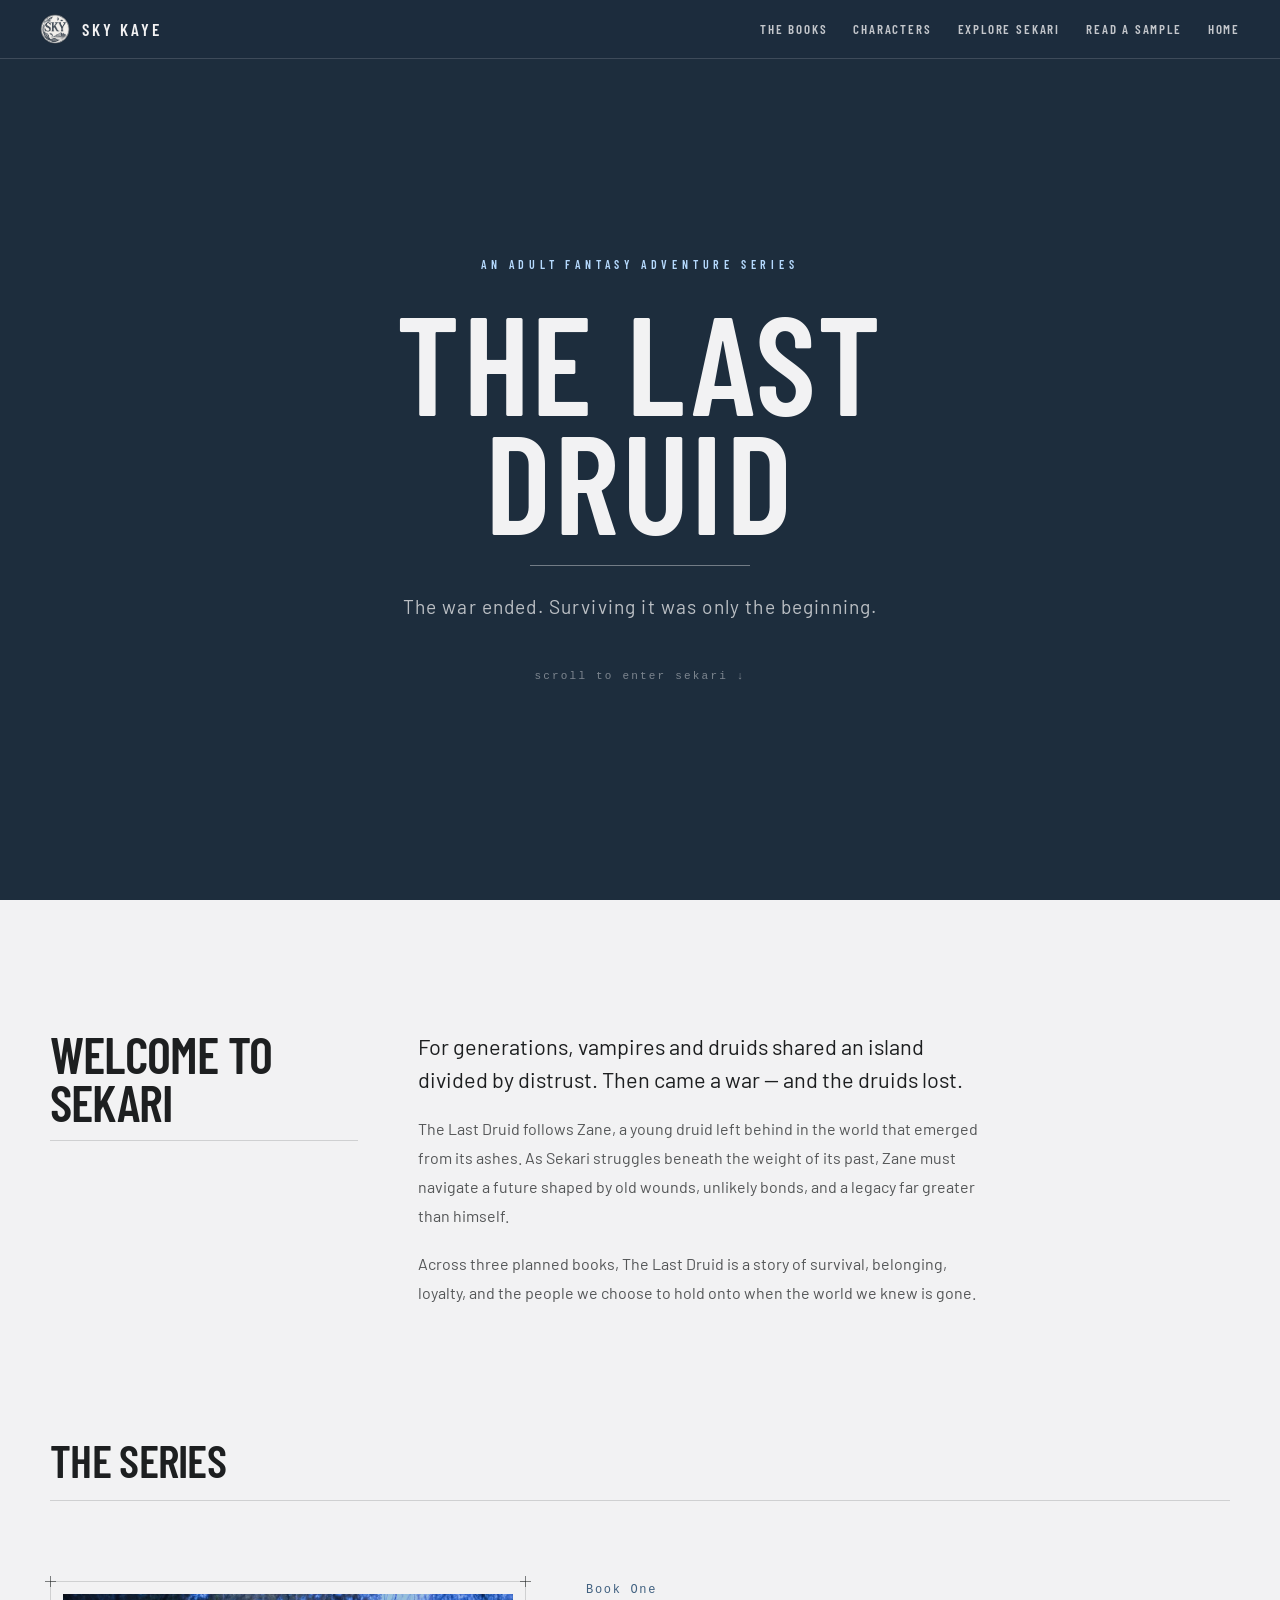
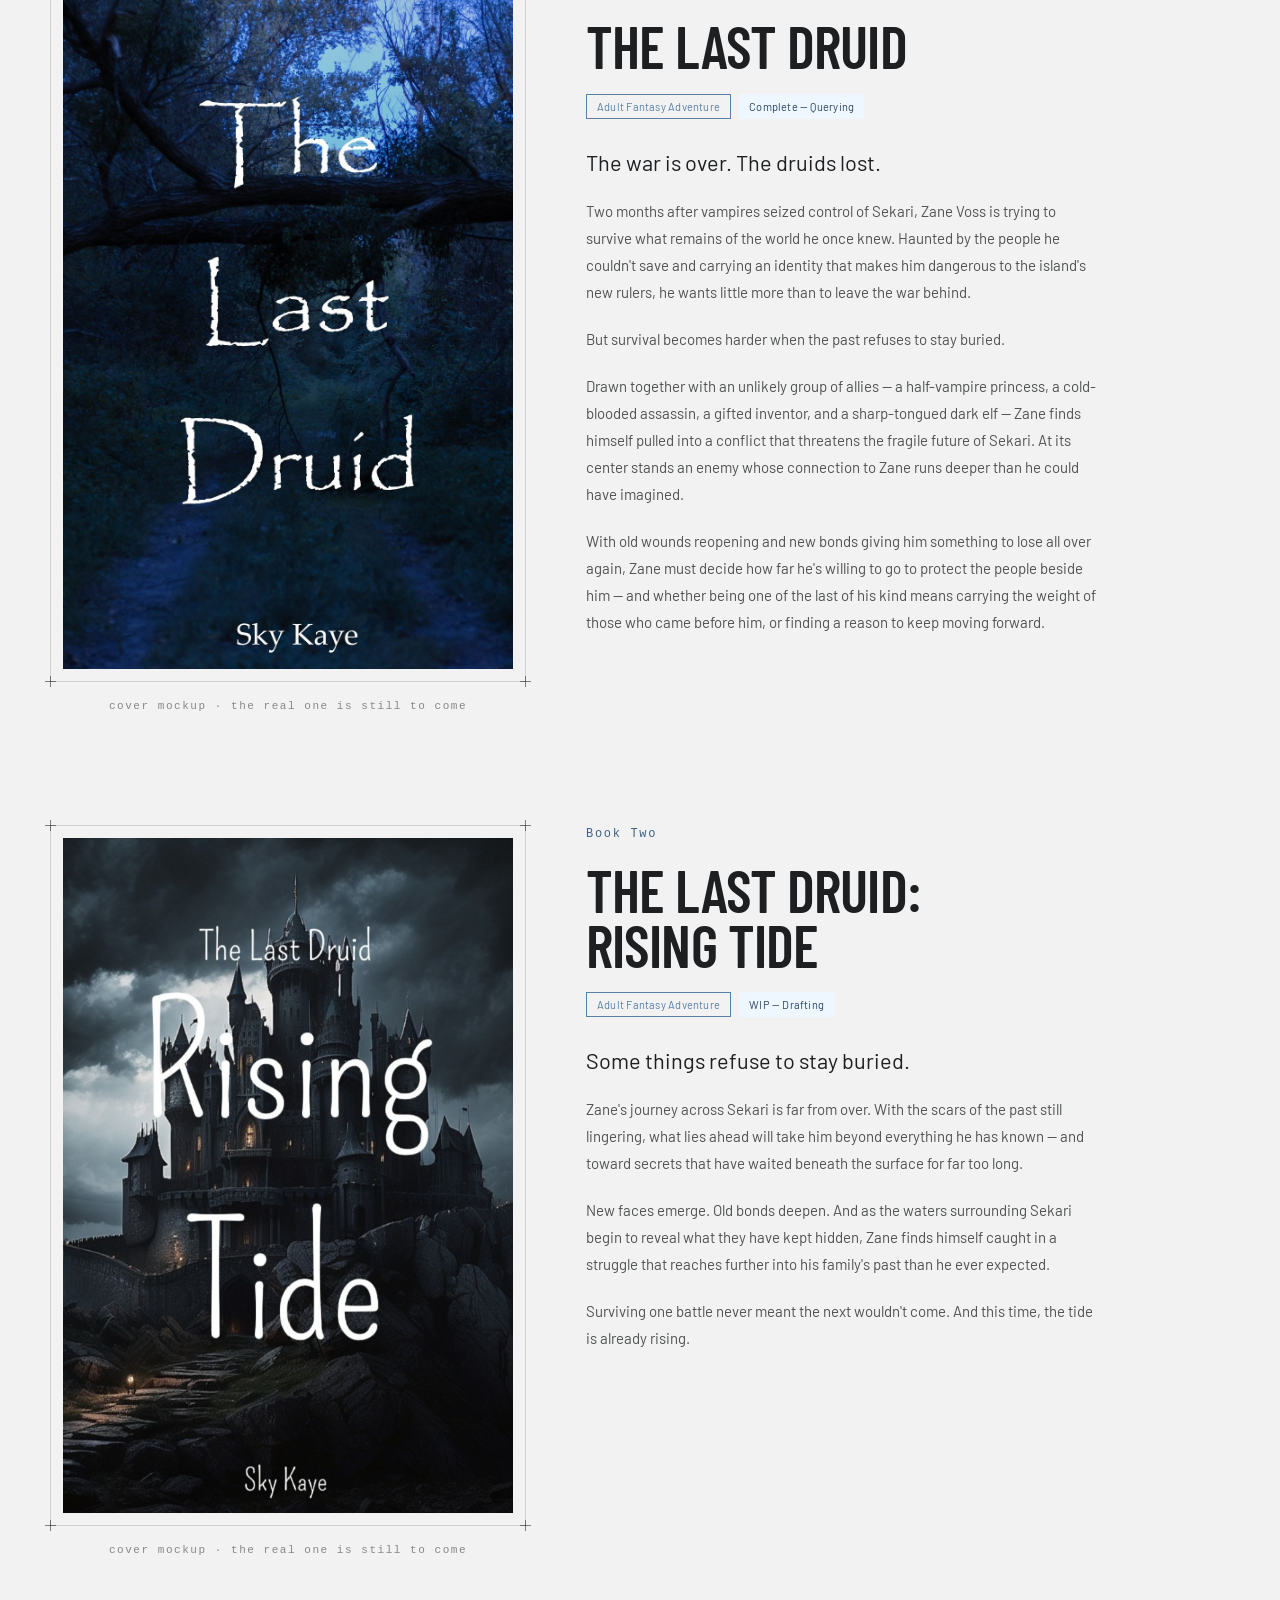
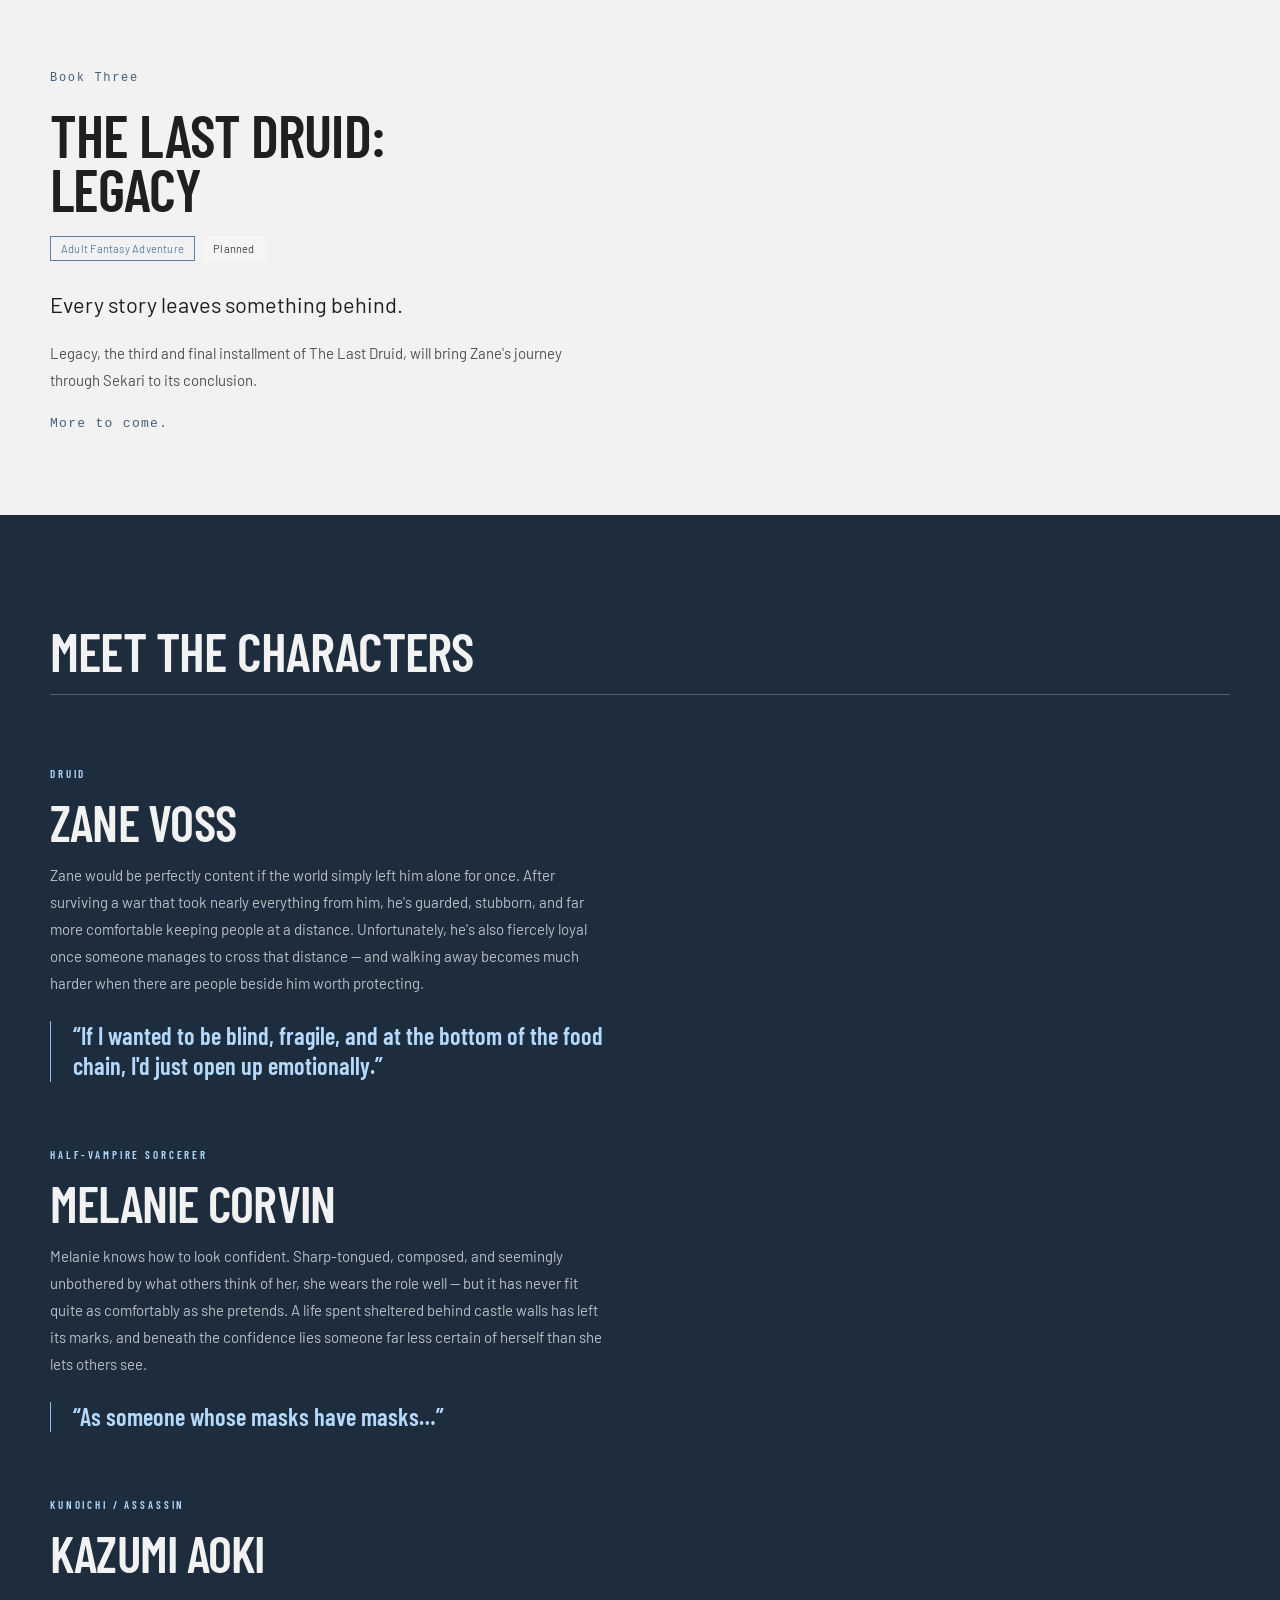
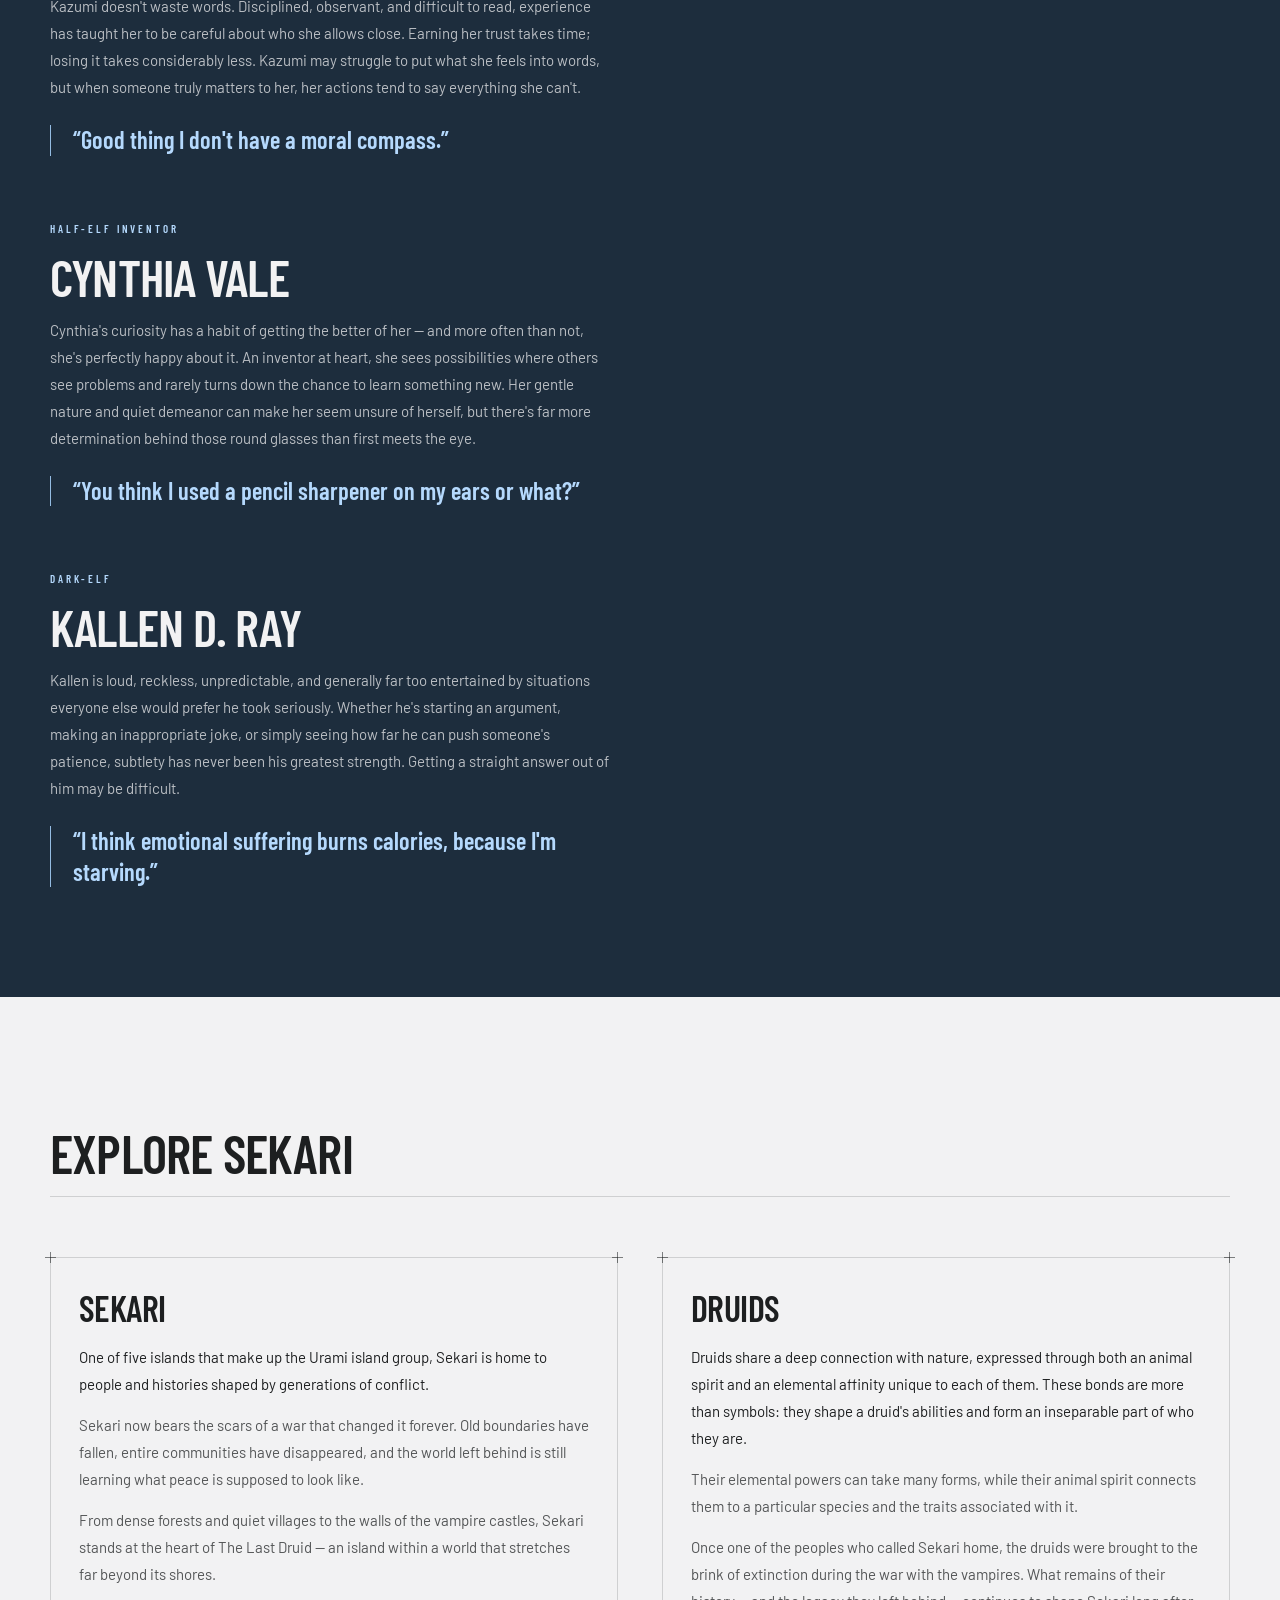
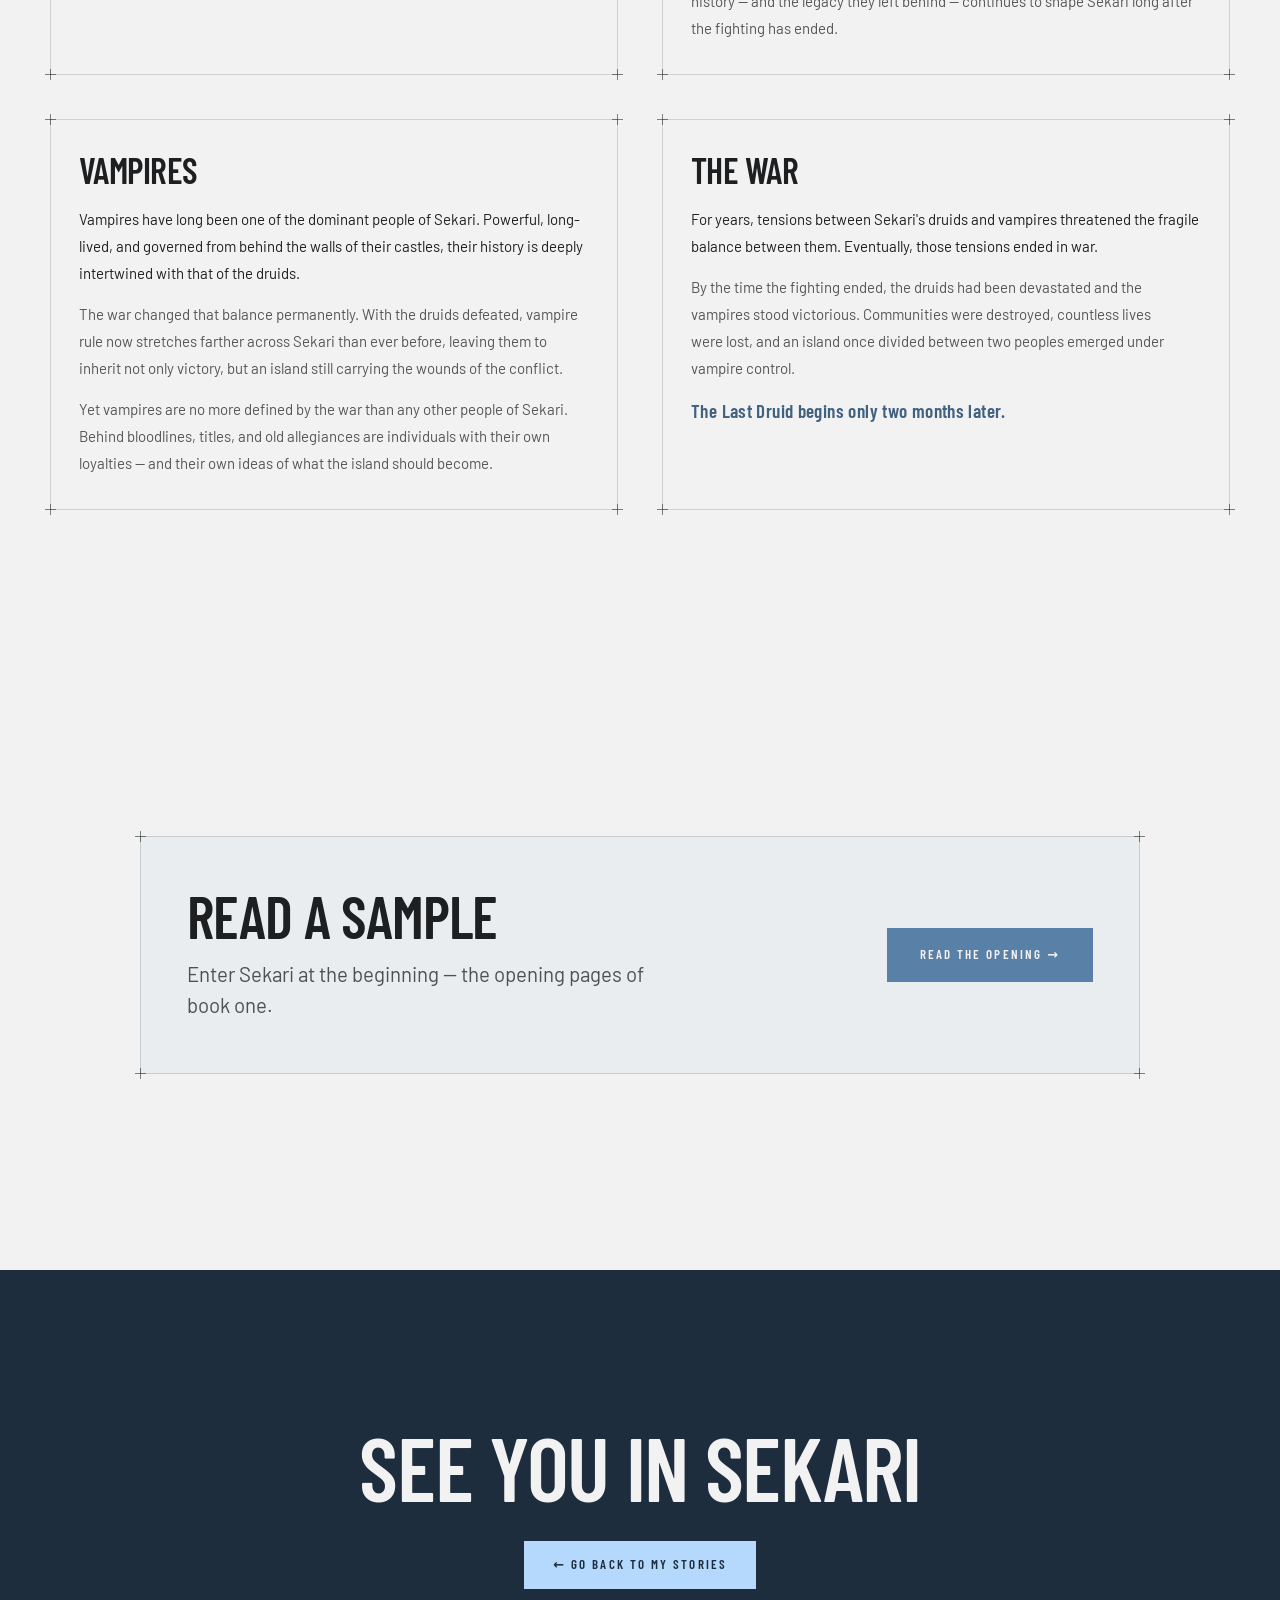
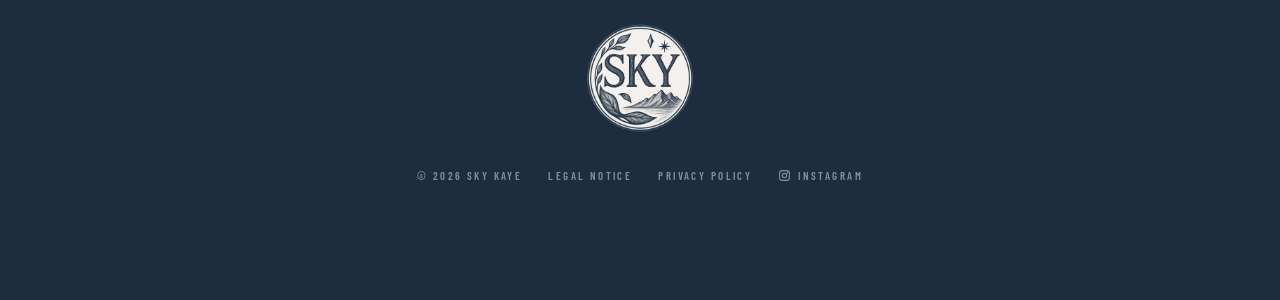
<file: src/the-last-druid.html>
<!DOCTYPE html>
<html lang="en">
<head>
<meta charset="utf-8">
<meta name="viewport" content="width=device-width, initial-scale=1">
<title>The Last Druid — Sky Kaye</title>
<meta name="description" content="An adult fantasy adventure series by Sky Kaye. The war is over, the druids lost — and Zane is one of the last of his kind.">
<meta property="og:title" content="The Last Druid — Sky Kaye">
<meta property="og:description" content="An adult fantasy adventure series by Sky Kaye. The war is over, the druids lost — and Zane is one of the last of his kind.">
<meta property="og:type" content="website">
<meta property="og:image" content="assets/img/sky-kaye-logo.jpeg">
<link rel="stylesheet" href="assets/css/industry.css">
<link rel="stylesheet" href="assets/css/responsive.css">
<style>
html { scroll-behavior: smooth; }
body { margin: 0; background: var(--color-bg); color: var(--color-text); }
a { color: var(--color-accent-700); }
a:hover { color: var(--color-accent-800); }
</style>
<style>
.x1:hover{color:var(--color-accent-300) !important}
.x2:hover{color:var(--color-accent-300) !important}
.x3:hover{color:var(--color-accent-300) !important}
.x4:hover{color:var(--color-accent-300) !important}
.x5:hover{color:var(--color-accent-300) !important}
.x6:hover{background:var(--color-bg) !important;border-color:var(--color-bg) !important}
.x7:hover{color:var(--color-accent-300) !important}
.x8:hover{color:var(--color-accent-300) !important}
[data-reveal].pre { opacity: 0; transform: translateY(18px); }
[data-reveal].in { opacity: 1; transform: none; transition: opacity 700ms cubic-bezier(.2,.7,.3,1), transform 700ms cubic-bezier(.2,.7,.3,1); }
</style>
</head>
<body>
<div style="min-height:100vh;background:var(--color-bg);font-family:var(--font-body)">

<header style="position:fixed;top:0;left:0;right:0;z-index:50;display:flex;align-items:center;gap:28px;padding:14px 40px;background:color-mix(in srgb, var(--color-accent-900) 82%, transparent);backdrop-filter:blur(10px);border-bottom:1px solid color-mix(in srgb, #f2f2f3 16%, transparent)">
  <a href="index.html" style="display:flex;align-items:center;gap:12px;text-decoration:none;color:var(--color-bg);margin-right:auto">
    <img src="assets/img/sky-kaye-logo.jpeg" alt="Sky Kaye" style="width:30px;height:30px;border-radius:50%;mix-blend-mode:screen">
    <span style="font-family:var(--font-heading);font-weight:600;font-size:17px;letter-spacing:0.18em;text-transform:uppercase">Sky Kaye</span>
  </a>
  <nav style="display:flex;gap:26px;font-family:var(--font-heading);font-weight:600;font-size:13px;letter-spacing:0.14em;text-transform:uppercase">
    <a class="x1" href="#books" style="color:color-mix(in srgb, #f2f2f3 78%, transparent);text-decoration:none">The books</a>
    <a class="x2" href="#characters" style="color:color-mix(in srgb, #f2f2f3 78%, transparent);text-decoration:none">Characters</a>
    <a class="x3" href="#world" style="color:color-mix(in srgb, #f2f2f3 78%, transparent);text-decoration:none">Explore Sekari</a>
    <a class="x4" href="#sample" style="color:color-mix(in srgb, #f2f2f3 78%, transparent);text-decoration:none">Read a sample</a>
    <a class="x5" href="index.html" style="color:color-mix(in srgb, #f2f2f3 78%, transparent);text-decoration:none">Home</a>
  </nav>
</header>

<section id="hero" style="min-height:100vh;display:grid;place-items:center;padding:120px 40px 80px;background:var(--color-accent-900);color:var(--color-bg);text-align:center">
  <div style="display:flex;flex-direction:column;align-items:center;gap:26px;max-width:1100px">
    <span style="font-family:var(--font-heading);font-weight:600;font-size:12px;letter-spacing:0.4em;text-transform:uppercase;color:var(--color-accent-300)">An Adult Fantasy Adventure Series</span>
    <h1 style="margin:0;font-size:clamp(52px,11vw,180px);line-height:0.85;letter-spacing:0.02em;text-transform:uppercase">The Last<br>Druid</h1>
    <div style="width:220px;height:1px;background:color-mix(in srgb, #f2f2f3 40%, transparent)"></div>
    <p style="margin:0;font-size:clamp(15px,1.5vw,20px);letter-spacing:0.06em;color:color-mix(in srgb, #f2f2f3 74%, transparent)">The war ended. Surviving it was only the beginning.</p>
    <span style="margin-top:20px;font-family:ui-monospace,Menlo,monospace;font-size:11px;letter-spacing:0.2em;color:color-mix(in srgb, #f2f2f3 45%, transparent)">scroll to enter sekari &darr;</span>
  </div>
</section>

<section id="intro" style="padding:130px 40px;scroll-margin-top:70px">
  <div style="width:min(1180px,100%);margin:0 auto;display:grid;grid-template-columns:minmax(200px,0.55fr) minmax(0,1.45fr);gap:60px;align-items:start">
    <div data-reveal style="display:flex;flex-direction:column;gap:14px">
      <h2 style="margin:0;font-size:clamp(34px,4vw,58px);line-height:0.94;text-transform:uppercase">Welcome to Sekari</h2>
      <div style="width:100%;height:1px;background:var(--color-divider)"></div>
    </div>
    <div data-reveal style="display:flex;flex-direction:column;gap:20px;max-width:70ch">
      <p style="margin:0;font-size:clamp(19px,1.7vw,25px);line-height:1.5;text-wrap:pretty">For generations, vampires and druids shared an island divided by distrust. Then came a war — and the druids lost.</p>
      <p style="margin:0;font-size:16px;line-height:1.8;color:color-mix(in srgb, var(--color-text) 74%, transparent);text-wrap:pretty">The Last Druid follows Zane, a young druid left behind in the world that emerged from its ashes. As Sekari struggles beneath the weight of its past, Zane must navigate a future shaped by old wounds, unlikely bonds, and a legacy far greater than himself.</p>
      <p style="margin:0;font-size:16px;line-height:1.8;color:color-mix(in srgb, var(--color-text) 74%, transparent);text-wrap:pretty">Across three planned books, The Last Druid is a story of survival, belonging, loyalty, and the people we choose to hold onto when the world we knew is gone.</p>
    </div>
  </div>
</section>

<section id="books" style="padding:0 40px 40px;scroll-margin-top:70px">
  <div style="width:min(1180px,100%);margin:0 auto">
    <div data-reveal style="display:flex;align-items:baseline;gap:18px;padding-bottom:18px;border-bottom:1px solid var(--color-divider);margin-bottom:80px">
      <h2 style="margin:0;font-size:clamp(30px,3.6vw,52px);line-height:0.95;text-transform:uppercase">The series</h2>
    </div>

    <article data-reveal style="display:grid;grid-template-columns:minmax(240px,0.85fr) minmax(0,1.15fr);gap:60px;align-items:start;margin-bottom:110px">
      <figure style="margin:0">
        <div class="blueprint" style="padding:12px">
          <i class="corner tl"></i><i class="corner tr"></i><i class="corner bl"></i><i class="corner br"></i>
          <img src="assets/img/cover-the-last-druid.jpeg" alt="The Last Druid — cover" style="display:block;width:100%;aspect-ratio:2/3;object-fit:cover">
        </div>
        <figcaption style="margin-top:16px;text-align:center;font-family:ui-monospace,Menlo,monospace;font-size:11px;letter-spacing:0.14em;color:color-mix(in srgb, var(--color-text) 50%, transparent)">cover mockup &middot; the real one is still to come</figcaption>
      </figure>
      <div style="display:flex;flex-direction:column;gap:20px">
        <span style="font-family:ui-monospace,Menlo,monospace;font-size:12px;letter-spacing:0.14em;color:var(--color-accent-700)">Book One</span>
        <h3 style="margin:0;font-size:clamp(34px,4.6vw,68px);line-height:0.92;text-transform:uppercase">The Last Druid</h3>
        <div style="display:flex;flex-wrap:wrap;gap:8px">
          <span class="tag tag-outline">Adult Fantasy Adventure</span>
          <span class="tag tag-accent">Complete — Querying</span>
        </div>
        <p style="margin:8px 0 0;font-size:clamp(19px,1.7vw,24px);line-height:1.45;text-wrap:pretty">The war is over. The druids lost.</p>
        <p style="margin:0;font-size:15px;line-height:1.8;color:color-mix(in srgb, var(--color-text) 76%, transparent);max-width:64ch;text-wrap:pretty">Two months after vampires seized control of Sekari, Zane Voss is trying to survive what remains of the world he once knew. Haunted by the people he couldn't save and carrying an identity that makes him dangerous to the island's new rulers, he wants little more than to leave the war behind.</p>
        <p style="margin:0;font-size:15px;line-height:1.8;color:color-mix(in srgb, var(--color-text) 76%, transparent);max-width:64ch">But survival becomes harder when the past refuses to stay buried.</p>
        <p style="margin:0;font-size:15px;line-height:1.8;color:color-mix(in srgb, var(--color-text) 76%, transparent);max-width:64ch;text-wrap:pretty">Drawn together with an unlikely group of allies — a half-vampire princess, a cold-blooded assassin, a gifted inventor, and a sharp-tongued dark elf — Zane finds himself pulled into a conflict that threatens the fragile future of Sekari. At its center stands an enemy whose connection to Zane runs deeper than he could have imagined.</p>
        <p style="margin:0;font-size:15px;line-height:1.8;color:color-mix(in srgb, var(--color-text) 76%, transparent);max-width:64ch;text-wrap:pretty">With old wounds reopening and new bonds giving him something to lose all over again, Zane must decide how far he's willing to go to protect the people beside him — and whether being one of the last of his kind means carrying the weight of those who came before him, or finding a reason to keep moving forward.</p>
      </div>
    </article>

    <article data-reveal style="display:grid;grid-template-columns:minmax(240px,0.85fr) minmax(0,1.15fr);gap:60px;align-items:start;margin-bottom:110px">
      <figure style="margin:0">
        <div class="blueprint" style="padding:12px">
          <i class="corner tl"></i><i class="corner tr"></i><i class="corner bl"></i><i class="corner br"></i>
          <img src="assets/img/cover-rising-tide.png" alt="The Last Druid: Rising Tide — cover" style="display:block;width:100%;aspect-ratio:2/3;object-fit:cover">
        </div>
        <figcaption style="margin-top:16px;text-align:center;font-family:ui-monospace,Menlo,monospace;font-size:11px;letter-spacing:0.14em;color:color-mix(in srgb, var(--color-text) 50%, transparent)">cover mockup &middot; the real one is still to come</figcaption>
      </figure>
      <div style="display:flex;flex-direction:column;gap:20px">
        <span style="font-family:ui-monospace,Menlo,monospace;font-size:12px;letter-spacing:0.14em;color:var(--color-accent-700)">Book Two</span>
        <h3 style="margin:0;font-size:clamp(34px,4.6vw,68px);line-height:0.92;text-transform:uppercase">The Last Druid:<br>Rising Tide</h3>
        <div style="display:flex;flex-wrap:wrap;gap:8px">
          <span class="tag tag-outline">Adult Fantasy Adventure</span>
          <span class="tag tag-accent">WIP — Drafting</span>
        </div>
        <p style="margin:8px 0 0;font-size:clamp(19px,1.7vw,24px);line-height:1.45">Some things refuse to stay buried.</p>
        <p style="margin:0;font-size:15px;line-height:1.8;color:color-mix(in srgb, var(--color-text) 76%, transparent);max-width:64ch;text-wrap:pretty">Zane's journey across Sekari is far from over. With the scars of the past still lingering, what lies ahead will take him beyond everything he has known — and toward secrets that have waited beneath the surface for far too long.</p>
        <p style="margin:0;font-size:15px;line-height:1.8;color:color-mix(in srgb, var(--color-text) 76%, transparent);max-width:64ch;text-wrap:pretty">New faces emerge. Old bonds deepen. And as the waters surrounding Sekari begin to reveal what they have kept hidden, Zane finds himself caught in a struggle that reaches further into his family's past than he ever expected.</p>
        <p style="margin:0;font-size:15px;line-height:1.8;color:color-mix(in srgb, var(--color-text) 76%, transparent);max-width:64ch">Surviving one battle never meant the next wouldn't come. And this time, the tide is already rising.</p>
      </div>
    </article>

    <article data-reveal style="max-width:74ch;margin-bottom:40px">
      <div style="display:flex;flex-direction:column;gap:20px">
        <span style="font-family:ui-monospace,Menlo,monospace;font-size:12px;letter-spacing:0.14em;color:var(--color-accent-700)">Book Three</span>
        <h3 style="margin:0;font-size:clamp(34px,4.6vw,68px);line-height:0.92;text-transform:uppercase">The Last Druid:<br>Legacy</h3>
        <div style="display:flex;flex-wrap:wrap;gap:8px">
          <span class="tag tag-outline">Adult Fantasy Adventure</span>
          <span class="tag tag-neutral">Planned</span>
        </div>
        <p style="margin:8px 0 0;font-size:clamp(19px,1.7vw,24px);line-height:1.45">Every story leaves something behind.</p>
        <p style="margin:0;font-size:15px;line-height:1.8;color:color-mix(in srgb, var(--color-text) 76%, transparent);max-width:64ch;text-wrap:pretty">Legacy, the third and final installment of The Last Druid, will bring Zane's journey through Sekari to its conclusion.</p>
        <p style="margin:0;font-family:ui-monospace,Menlo,monospace;font-size:13px;letter-spacing:0.1em;color:var(--color-accent-700)">More to come.</p>
      </div>
    </article>
  </div>
</section>

<section id="characters" style="padding:110px 40px;background:var(--color-accent-900);color:var(--color-bg);scroll-margin-top:0">
  <div style="width:min(1180px,100%);margin:0 auto">
    <div data-reveal style="display:flex;align-items:baseline;gap:18px;padding-bottom:18px;border-bottom:1px solid color-mix(in srgb, #f2f2f3 26%, transparent);margin-bottom:70px">
      <h2 style="margin:0;font-size:clamp(32px,4.2vw,60px);line-height:0.95;text-transform:uppercase">Meet the characters</h2>
    </div>
    <div style="display:flex;flex-direction:column;gap:64px">
      <article data-reveal style="max-width:74ch">
        <div style="display:flex;flex-direction:column;gap:16px">
          <span style="font-family:var(--font-heading);font-weight:600;font-size:11px;letter-spacing:0.26em;text-transform:uppercase;color:var(--color-accent-300)">Druid</span>
          <h3 style="margin:0;font-size:clamp(32px,4vw,60px);line-height:0.94;text-transform:uppercase">Zane Voss</h3>
          <p style="margin:0;font-size:15px;line-height:1.8;color:color-mix(in srgb, #f2f2f3 74%, transparent);max-width:70ch;text-wrap:pretty">Zane would be perfectly content if the world simply left him alone for once. After surviving a war that took nearly everything from him, he's guarded, stubborn, and far more comfortable keeping people at a distance. Unfortunately, he's also fiercely loyal once someone manages to cross that distance — and walking away becomes much harder when there are people beside him worth protecting.</p>
          <blockquote style="margin:8px 0 0;padding-left:22px;border-left:1px solid var(--color-accent-400);font-family:var(--font-heading);font-weight:600;font-size:clamp(19px,1.9vw,26px);line-height:1.25;color:var(--color-accent-300);text-wrap:pretty">&ldquo;If I wanted to be blind, fragile, and at the bottom of the food chain, I'd just open up emotionally.&rdquo;</blockquote>
        </div>
      </article>
      <article data-reveal style="max-width:74ch">
        <div style="display:flex;flex-direction:column;gap:16px">
          <span style="font-family:var(--font-heading);font-weight:600;font-size:11px;letter-spacing:0.26em;text-transform:uppercase;color:var(--color-accent-300)">Half-Vampire Sorcerer</span>
          <h3 style="margin:0;font-size:clamp(32px,4vw,60px);line-height:0.94;text-transform:uppercase">Melanie Corvin</h3>
          <p style="margin:0;font-size:15px;line-height:1.8;color:color-mix(in srgb, #f2f2f3 74%, transparent);max-width:70ch;text-wrap:pretty">Melanie knows how to look confident. Sharp-tongued, composed, and seemingly unbothered by what others think of her, she wears the role well — but it has never fit quite as comfortably as she pretends. A life spent sheltered behind castle walls has left its marks, and beneath the confidence lies someone far less certain of herself than she lets others see.</p>
          <blockquote style="margin:8px 0 0;padding-left:22px;border-left:1px solid var(--color-accent-400);font-family:var(--font-heading);font-weight:600;font-size:clamp(19px,1.9vw,26px);line-height:1.25;color:var(--color-accent-300)">&ldquo;As someone whose masks have masks…&rdquo;</blockquote>
        </div>
      </article>
      <article data-reveal style="max-width:74ch">
        <div style="display:flex;flex-direction:column;gap:16px">
          <span style="font-family:var(--font-heading);font-weight:600;font-size:11px;letter-spacing:0.26em;text-transform:uppercase;color:var(--color-accent-300)">Kunoichi / Assassin</span>
          <h3 style="margin:0;font-size:clamp(32px,4vw,60px);line-height:0.94;text-transform:uppercase">Kazumi Aoki</h3>
          <p style="margin:0;font-size:15px;line-height:1.8;color:color-mix(in srgb, #f2f2f3 74%, transparent);max-width:70ch;text-wrap:pretty">Kazumi doesn't waste words. Disciplined, observant, and difficult to read, experience has taught her to be careful about who she allows close. Earning her trust takes time; losing it takes considerably less. Kazumi may struggle to put what she feels into words, but when someone truly matters to her, her actions tend to say everything she can't.</p>
          <blockquote style="margin:8px 0 0;padding-left:22px;border-left:1px solid var(--color-accent-400);font-family:var(--font-heading);font-weight:600;font-size:clamp(19px,1.9vw,26px);line-height:1.25;color:var(--color-accent-300)">&ldquo;Good thing I don't have a moral compass.&rdquo;</blockquote>
        </div>
      </article>
      <article data-reveal style="max-width:74ch">
        <div style="display:flex;flex-direction:column;gap:16px">
          <span style="font-family:var(--font-heading);font-weight:600;font-size:11px;letter-spacing:0.26em;text-transform:uppercase;color:var(--color-accent-300)">Half-elf Inventor</span>
          <h3 style="margin:0;font-size:clamp(32px,4vw,60px);line-height:0.94;text-transform:uppercase">Cynthia Vale</h3>
          <p style="margin:0;font-size:15px;line-height:1.8;color:color-mix(in srgb, #f2f2f3 74%, transparent);max-width:70ch;text-wrap:pretty">Cynthia's curiosity has a habit of getting the better of her — and more often than not, she's perfectly happy about it. An inventor at heart, she sees possibilities where others see problems and rarely turns down the chance to learn something new. Her gentle nature and quiet demeanor can make her seem unsure of herself, but there's far more determination behind those round glasses than first meets the eye.</p>
          <blockquote style="margin:8px 0 0;padding-left:22px;border-left:1px solid var(--color-accent-400);font-family:var(--font-heading);font-weight:600;font-size:clamp(19px,1.9vw,26px);line-height:1.25;color:var(--color-accent-300)">&ldquo;You think I used a pencil sharpener on my ears or what?&rdquo;</blockquote>
        </div>
      </article>
      <article data-reveal style="max-width:74ch">
        <div style="display:flex;flex-direction:column;gap:16px">
          <span style="font-family:var(--font-heading);font-weight:600;font-size:11px;letter-spacing:0.26em;text-transform:uppercase;color:var(--color-accent-300)">Dark-elf</span>
          <h3 style="margin:0;font-size:clamp(32px,4vw,60px);line-height:0.94;text-transform:uppercase">Kallen D. Ray</h3>
          <p style="margin:0;font-size:15px;line-height:1.8;color:color-mix(in srgb, #f2f2f3 74%, transparent);max-width:70ch;text-wrap:pretty">Kallen is loud, reckless, unpredictable, and generally far too entertained by situations everyone else would prefer he took seriously. Whether he's starting an argument, making an inappropriate joke, or simply seeing how far he can push someone's patience, subtlety has never been his greatest strength. Getting a straight answer out of him may be difficult.</p>
          <blockquote style="margin:8px 0 0;padding-left:22px;border-left:1px solid var(--color-accent-400);font-family:var(--font-heading);font-weight:600;font-size:clamp(19px,1.9vw,26px);line-height:1.25;color:var(--color-accent-300)">&ldquo;I think emotional suffering burns calories, because I'm starving.&rdquo;</blockquote>
        </div>
      </article>
    </div>
  </div>
</section>

<section id="world" style="padding:130px 40px;scroll-margin-top:70px">
  <div style="width:min(1180px,100%);margin:0 auto">
    <div data-reveal style="display:flex;align-items:baseline;gap:18px;padding-bottom:18px;border-bottom:1px solid var(--color-divider);margin-bottom:60px">
      <h2 style="margin:0;font-size:clamp(32px,4.2vw,60px);line-height:0.95;text-transform:uppercase">Explore Sekari</h2>
    </div>
    <div style="display:grid;grid-template-columns:repeat(auto-fit,minmax(min(100%,470px),1fr));gap:44px">
      <article data-reveal class="card blueprint" style="gap:0;padding:32px 28px">
        <i class="corner tl"></i><i class="corner tr"></i><i class="corner bl"></i><i class="corner br"></i>
        <h3 style="margin:0 0 18px;font-size:clamp(28px,2.8vw,40px);line-height:1;text-transform:uppercase">Sekari</h3>
        <p style="margin:0 0 14px;font-size:15px;line-height:1.8;text-wrap:pretty">One of five islands that make up the Urami island group, Sekari is home to people and histories shaped by generations of conflict.</p>
        <p style="margin:0 0 14px;font-size:15px;line-height:1.8;color:color-mix(in srgb, var(--color-text) 74%, transparent);text-wrap:pretty">Sekari now bears the scars of a war that changed it forever. Old boundaries have fallen, entire communities have disappeared, and the world left behind is still learning what peace is supposed to look like.</p>
        <p style="margin:0;font-size:15px;line-height:1.8;color:color-mix(in srgb, var(--color-text) 74%, transparent);text-wrap:pretty">From dense forests and quiet villages to the walls of the vampire castles, Sekari stands at the heart of The Last Druid — an island within a world that stretches far beyond its shores.</p>
      </article>
      <article data-reveal class="card blueprint" style="gap:0;padding:32px 28px">
        <i class="corner tl"></i><i class="corner tr"></i><i class="corner bl"></i><i class="corner br"></i>
        <h3 style="margin:0 0 18px;font-size:clamp(28px,2.8vw,40px);line-height:1;text-transform:uppercase">Druids</h3>
        <p style="margin:0 0 14px;font-size:15px;line-height:1.8;text-wrap:pretty">Druids share a deep connection with nature, expressed through both an animal spirit and an elemental affinity unique to each of them. These bonds are more than symbols: they shape a druid's abilities and form an inseparable part of who they are.</p>
        <p style="margin:0 0 14px;font-size:15px;line-height:1.8;color:color-mix(in srgb, var(--color-text) 74%, transparent);text-wrap:pretty">Their elemental powers can take many forms, while their animal spirit connects them to a particular species and the traits associated with it.</p>
        <p style="margin:0;font-size:15px;line-height:1.8;color:color-mix(in srgb, var(--color-text) 74%, transparent);text-wrap:pretty">Once one of the peoples who called Sekari home, the druids were brought to the brink of extinction during the war with the vampires. What remains of their history — and the legacy they left behind — continues to shape Sekari long after the fighting has ended.</p>
      </article>
      <article data-reveal class="card blueprint" style="gap:0;padding:32px 28px">
        <i class="corner tl"></i><i class="corner tr"></i><i class="corner bl"></i><i class="corner br"></i>
        <h3 style="margin:0 0 18px;font-size:clamp(28px,2.8vw,40px);line-height:1;text-transform:uppercase">Vampires</h3>
        <p style="margin:0 0 14px;font-size:15px;line-height:1.8;text-wrap:pretty">Vampires have long been one of the dominant people of Sekari. Powerful, long-lived, and governed from behind the walls of their castles, their history is deeply intertwined with that of the druids.</p>
        <p style="margin:0 0 14px;font-size:15px;line-height:1.8;color:color-mix(in srgb, var(--color-text) 74%, transparent);text-wrap:pretty">The war changed that balance permanently. With the druids defeated, vampire rule now stretches farther across Sekari than ever before, leaving them to inherit not only victory, but an island still carrying the wounds of the conflict.</p>
        <p style="margin:0;font-size:15px;line-height:1.8;color:color-mix(in srgb, var(--color-text) 74%, transparent);text-wrap:pretty">Yet vampires are no more defined by the war than any other people of Sekari. Behind bloodlines, titles, and old allegiances are individuals with their own loyalties — and their own ideas of what the island should become.</p>
      </article>
      <article data-reveal class="card blueprint" style="gap:0;padding:32px 28px">
        <i class="corner tl"></i><i class="corner tr"></i><i class="corner bl"></i><i class="corner br"></i>
        <h3 style="margin:0 0 18px;font-size:clamp(28px,2.8vw,40px);line-height:1;text-transform:uppercase">The War</h3>
        <p style="margin:0 0 14px;font-size:15px;line-height:1.8;text-wrap:pretty">For years, tensions between Sekari's druids and vampires threatened the fragile balance between them. Eventually, those tensions ended in war.</p>
        <p style="margin:0 0 14px;font-size:15px;line-height:1.8;color:color-mix(in srgb, var(--color-text) 74%, transparent);text-wrap:pretty">By the time the fighting ended, the druids had been devastated and the vampires stood victorious. Communities were destroyed, countless lives were lost, and an island once divided between two peoples emerged under vampire control.</p>
        <p style="margin:0;font-family:var(--font-heading);font-weight:600;font-size:19px;letter-spacing:0.02em;color:var(--color-accent-700)">The Last Druid begins only two months later.</p>
      </article>
    </div>
  </div>
</section>

<section id="sample" style="min-height:70vh;display:grid;place-items:center;padding:120px 40px;scroll-margin-top:70px">
  <div style="width:min(1000px,100%)">
    <div data-reveal class="blueprint" style="display:grid;grid-template-columns:minmax(0,1fr) auto;gap:50px;align-items:center;padding:52px 46px;background:color-mix(in srgb, var(--color-accent) 5%, transparent)">
      <i class="corner tl"></i><i class="corner tr"></i><i class="corner bl"></i><i class="corner br"></i>
      <div style="display:flex;flex-direction:column;gap:16px">
        <h2 style="margin:0;font-size:clamp(34px,4.6vw,68px);line-height:0.92;text-transform:uppercase">Read a sample</h2>
        <p style="margin:0;max-width:44ch;font-size:clamp(17px,1.6vw,22px);line-height:1.5;color:color-mix(in srgb, var(--color-text) 76%, transparent);text-wrap:pretty">Enter Sekari at the beginning — the opening pages of book one.</p>
      </div>
      <a class="btn btn-primary" href="reading-sample.html" style="align-self:center;padding:18px 32px;font-size:13px;letter-spacing:0.16em;text-transform:uppercase;white-space:nowrap">Read the Opening &rarr;</a>
    </div>
  </div>
</section>

<section id="outro" style="min-height:70vh;display:grid;place-items:center;padding:110px 40px 70px;background:var(--color-accent-900);color:var(--color-bg);text-align:center">
  <div style="display:flex;flex-direction:column;align-items:center;gap:34px">
    <h2 style="margin:0;font-size:clamp(40px,7vw,110px);line-height:0.9;text-transform:uppercase">See you in Sekari</h2>
    <a class="btn btn-primary x6" href="index.html#stories" style="padding:15px 28px;font-size:13px;letter-spacing:0.16em;text-transform:uppercase;color:var(--color-accent-900);background:var(--color-accent-300);border-color:var(--color-accent-300)">&larr; Go back to my stories</a>
    <img src="assets/img/sky-kaye-logo.jpeg" alt="Sky Kaye emblem" style="width:110px;height:110px;border-radius:50%;mix-blend-mode:screen">
    <div style="display:flex;flex-wrap:wrap;justify-content:center;gap:26px;font-family:var(--font-heading);font-weight:600;font-size:11px;letter-spacing:0.22em;text-transform:uppercase;color:color-mix(in srgb, #f2f2f3 50%, transparent)">
      <span>&copy; 2026 Sky Kaye</span>
      <a class="x7" href="legal-notice.html" style="color:inherit;text-decoration:none">Legal notice</a>
      <a class="x8" href="privacy-policy.html" style="color:inherit;text-decoration:none">Privacy policy</a>
      <a class="x8" href="https://www.instagram.com/writtenbyskyk" target="_blank" rel="noopener" aria-label="Instagram (opens in a new tab)" style="color:inherit;text-decoration:none;display:inline-flex;align-items:center;gap:7px"><svg width="13" height="13" viewBox="0 0 24 24" fill="none" stroke="currentColor" stroke-width="2" stroke-linecap="round" stroke-linejoin="round" aria-hidden="true" focusable="false"><rect x="3" y="3" width="18" height="18" rx="5"/><circle cx="12" cy="12" r="4"/><circle cx="17.5" cy="6.5" r="0.6" fill="currentColor"/></svg>Instagram</a>
    </div>
  </div>
</section>

</div>
<script>
(function () {
  if (!('IntersectionObserver' in window) || matchMedia('(prefers-reduced-motion: reduce)').matches) return;
  var nodes = [].slice.call(document.querySelectorAll('[data-reveal]'));
  var io = new IntersectionObserver(function (es) {
    es.forEach(function (e) {
      if (!e.isIntersecting) return;
      e.target.classList.remove('pre');
      e.target.classList.add('in');
      io.unobserve(e.target);
    });
  }, { threshold: 0.1, rootMargin: '0px 0px -8% 0px' });
  nodes.forEach(function (n) {
    if (n.getBoundingClientRect().top < window.innerHeight * 0.9) return;
    n.classList.add('pre');
    io.observe(n);
  });
})();
</script>
</body>
</html>
</file>
<file: src/assets/css/industry.css>
/* Industry — design-system tokens and component classes. This file is the source of truth for the system's look; retune it here and see readme.md. */
@import url('https://fonts.googleapis.com/css2?family=Barlow:wght@400;500;700&family=Barlow+Condensed:wght@400;600&display=swap');

:root {
  --color-bg: #f2f2f3;
  --color-surface: #e9e9ea;
  --color-text: #1d1f20;
  --color-accent: #5980a6;
  --color-accent-2: #728fab;
  --color-divider: color-mix(in srgb, #1d1f20 16%, transparent);

  /* Tonal ramps — generated in OKLCH on one shared lightness scale, so the
     same step of any role matches the others in visual value. */
  --color-neutral-100: #f5f5f8;
  --color-neutral-200: #e7e7ea;
  --color-neutral-300: #d4d4d7;
  --color-neutral-400: #b7b7ba;
  --color-neutral-500: #98989b;
  --color-neutral-600: #7a7a7d;
  --color-neutral-700: #5d5d60;
  --color-neutral-800: #424244;
  --color-neutral-900: #2b2b2d;

  --color-accent-100: #eef6ff;
  --color-accent-200: #d6ebff;
  --color-accent-300: #b5d9fd;
  --color-accent-400: #94bce3;
  --color-accent-500: #749dc4;
  --color-accent-600: #597ea3;
  --color-accent-700: #416180;
  --color-accent-800: #2c455d;
  --color-accent-900: #1d2d3d;

  --color-accent-2-100: #eef6ff;
  --color-accent-2-200: #d6ebff;
  --color-accent-2-300: #bdd8f2;
  --color-accent-2-400: #9ebbd8;
  --color-accent-2-500: #7e9cb8;
  --color-accent-2-600: #627d98;
  --color-accent-2-700: #486077;
  --color-accent-2-800: #314457;
  --color-accent-2-900: #1f2d3a;

  --font-heading: "Barlow Condensed", system-ui, sans-serif;
  --font-heading-weight: 600;
  --font-body: "Barlow", system-ui, sans-serif;

  --space-1: 3.4px;
  --space-2: 6.8px;
  --space-3: 10.2px;
  --space-4: 13.6px;
  --space-6: 20.4px;
  --space-8: 27.2px;

  --radius-sm: 2px;
  --radius-md: 4px;
  --radius-lg: 7px;

  /* Elevation — derived from the ground: soft ink-tinted shadows on a
     light theme, a hairline edge + ambient darkness on a dark one. */
  --shadow-sm: 0 1px 2px color-mix(in srgb, #2b2b2d 14%, transparent);
  --shadow-md: 0 3px 10px color-mix(in srgb, #2b2b2d 16%, transparent);
  --shadow-lg: 0 12px 32px color-mix(in srgb, #2b2b2d 22%, transparent);
}

body {
  background: var(--color-bg);
  color: var(--color-text);
  font-family: var(--font-body);
}
h1, h2, h3, h4 { font-family: var(--font-heading); font-weight: var(--font-heading-weight); }

.blueprint {
  position: relative;
  border: 1px solid var(--color-divider);
  border-radius: 0;
}
/* The overlay image treatments (halftone, duotone) clip their overlay
   (overflow:hidden); a blueprint wrapper draws its registration marks
   outside the box, so when both classes share a wrapper the frame must
   win. */
.blueprint.halftone, .blueprint.plate, .blueprint.duotone { overflow: visible; }
.blueprint > .corner {
  position: absolute; width: 11px; height: 11px;
  color: color-mix(in srgb, var(--color-text) 55%, transparent);
}
.blueprint > .corner::before, .blueprint > .corner::after {
  content: ""; position: absolute; background: currentColor;
}
.blueprint > .corner::before { left: 5px; top: 0; width: 1px; height: 100%; }
.blueprint > .corner::after  { top: 5px; left: 0; width: 100%; height: 1px; }
.blueprint > .corner.tl { top: -6px; left: -6px; }
.blueprint > .corner.tr { top: -6px; right: -6px; }
.blueprint > .corner.bl { bottom: -6px; left: -6px; }
.blueprint > .corner.br { bottom: -6px; right: -6px; }

.duotone{position:relative;overflow:hidden}
.duotone::after{content:"";position:absolute;inset:0;pointer-events:none;
  background:var(--color-accent);mix-blend-mode:color}

/* ══════════════════════════════════════════════════════════════════════════
   Components — built with the tokens above. Plain CSS
   on plain HTML: no JavaScript, no build step. Each class is documented in
   readme.md and demonstrated in foundations/ and components/.
   ══════════════════════════════════════════════════════════════════════ */

*, *::before, *::after { box-sizing: border-box; }
body { margin: 0; font-size: 15px; line-height: 1.55; font-weight: 400; }
h1, h2, h3, h4, h5, h6 {
  font-family: var(--font-heading); font-weight: var(--font-heading-weight);
  line-height: 1.12; letter-spacing: -0.015em; margin: 0 0 var(--space-2);
}
h1 { font-size: 42px; }
h2 { font-size: 32px; }
h3 { font-size: 25px; }
h4 { font-size: 20px; }
h5 { font-size: 16px; }
h6 { font-size: 13px; }
h6 { letter-spacing: 0.08em; text-transform: uppercase; }
p { margin: 0 0 var(--space-3); }
a { color: var(--color-accent); text-underline-offset: 3px; }
img { display: block; max-width: 100%; }
figure { margin: 0; }
figcaption {
  font-size: 11px; margin-top: var(--space-1);
  color: color-mix(in srgb, var(--color-text) 55%, transparent);
}
.text-muted { color: color-mix(in srgb, var(--color-text) 55%, transparent); }
:focus { outline: none; }
:focus-visible { outline: 2px solid var(--color-accent); outline-offset: 2px; }
::selection { background: color-mix(in srgb, var(--color-accent) 30%, transparent); }

/* — rules — */
.hr {
  height: 1px; border: 0; margin: var(--space-4) 0;
  background: var(--color-divider);
}

/* — buttons — */
.btn {
  display: inline-flex; align-items: center; justify-content: center; gap: 6px;
  cursor: pointer; text-decoration: none;
  font-family: var(--font-heading); font-weight: var(--font-heading-weight);
  font-size: 14px; line-height: 1.2; color: var(--color-text); /* matches the .input's 14px —
     the pair sits side by side in sign-up rows */
  background: transparent; border: 1px solid transparent;
  padding: var(--space-2) calc(var(--space-3) * 1.2);
  border-radius: var(--radius-md);
}
.btn svg { display: block; }
.btn:disabled { opacity: 0.45; cursor: not-allowed; }
.btn-primary { background: var(--color-accent); color: var(--color-bg); }
.btn-primary:hover { background: var(--color-accent-600); }
.btn-primary:active { background: var(--color-accent-700); }
.btn-secondary { border-color: var(--color-divider); }
.btn-secondary:hover { background: color-mix(in srgb, var(--color-text) 7%, transparent); }
.btn-secondary:active { background: color-mix(in srgb, var(--color-text) 14%, transparent); }
.btn-ghost { color: var(--color-accent); padding-inline: var(--space-1); }
.btn-ghost:hover { background: color-mix(in srgb, var(--color-accent) 10%, transparent); }
.btn-ghost:active { background: color-mix(in srgb, var(--color-accent) 18%, transparent); }
.btn-icon { width: 36px; height: 36px; padding: 0; }
.btn-block { width: 100%; margin-top: var(--space-2); }

/* — forms — */
.field > label {
  display: block; font-size: 12px; margin-bottom: 5px;
  color: color-mix(in srgb, var(--color-text) 70%, transparent);
}
.input {
  width: 100%; min-height: 36px; padding: 6px 10px; font: inherit;
  font-size: 14px; color: var(--color-text); caret-color: var(--color-accent);
  background: var(--color-surface);
  border: 1px solid var(--color-divider); border-radius: var(--radius-md);
}
.input:hover { border-color: color-mix(in srgb, var(--color-text) 45%, transparent); }
.input:focus-visible { border-color: var(--color-accent); outline-offset: 0; }
textarea.input { min-height: 90px; resize: vertical; }
.radio { display: inline-flex; align-items: center; gap: 8px; cursor: pointer; font-size: 14px; }
.radio input, .seg-opt input {
  position: absolute; opacity: 0; width: 0; height: 0; pointer-events: none;
}
.radio .dot {
  width: 16px; height: 16px; flex: none; border-radius: 50%;
  border: 1.5px solid var(--color-divider);
}
.radio:hover .dot { border-color: var(--color-accent); }
.radio input:checked + .dot {
  border-color: var(--color-accent); background: var(--color-accent);
  box-shadow: inset 0 0 0 4px var(--color-bg);
}
.radio input:focus-visible + .dot { outline: 2px solid var(--color-accent); outline-offset: 2px; }
.seg {
  display: inline-flex; overflow: hidden;
  border: 1px solid var(--color-divider); border-radius: var(--radius-md);
}
.seg-opt {
  display: inline-flex; align-items: center; gap: 6px;
  padding: 7px 12px; font-size: 13px; cursor: pointer;
}
.seg-opt + .seg-opt { border-left: 1px solid var(--color-divider); }
.seg-opt:has(input:checked) { background: var(--color-accent); color: var(--color-bg); }
.seg-opt:not(:has(input:checked)):hover { background: color-mix(in srgb, var(--color-text) 7%, transparent); }
.seg-opt:has(input:focus-visible) { outline: 2px solid var(--color-accent); outline-offset: -2px; }

/* — cards — */
.card {
  display: flex; flex-direction: column; gap: var(--space-2);
  padding: var(--space-3); border-radius: var(--radius-md); background: var(--color-surface);
}
.card-kicker { font-size: 10px; letter-spacing: 0.1em; text-transform: uppercase; color: var(--color-accent); }
.card-title {
  font-family: var(--font-heading); font-weight: var(--font-heading-weight);
  font-size: 17px; line-height: 1.2;
}
.card-body { margin: 0; font-size: 13px; opacity: 0.8; flex: 1; }
.card-meta {
  display: flex; align-items: center; gap: 6px; font-size: 11px;
  color: color-mix(in srgb, var(--color-text) 50%, transparent);
}
.elev-sm { box-shadow: var(--shadow-sm); }
.elev-md { box-shadow: var(--shadow-md); }
.elev-lg { box-shadow: var(--shadow-lg); }

/* — tags — */
.tag {
  display: inline-flex; align-items: center; font-size: 11px;
  letter-spacing: 0.02em; padding: 3px 10px;
  border-radius: calc(var(--radius-md) * 0.75);
}
.tag-accent { background: var(--color-accent-100); color: var(--color-accent-800); }
.tag-accent-2 { background: var(--color-accent-2-100); color: var(--color-accent-2-800); }
.tag-neutral { background: var(--color-neutral-100); color: var(--color-neutral-800); }
.tag-outline { border: 1px solid var(--color-accent); color: var(--color-accent); }

/* — navigation — */
.nav {
  display: flex; align-items: center; gap: var(--space-4);
  padding: var(--space-3) var(--space-4);
  border-bottom: none;
}
.nav-brand {
  font-family: var(--font-heading); font-weight: var(--font-heading-weight);
  font-size: 18px; margin-right: auto;
}
.nav a { color: inherit; text-decoration: none; font-size: 14px; }
.nav a:hover, .nav a[aria-current='page'] { color: var(--color-accent); }

/* — tables — */
.table { width: 100%; border-collapse: collapse; font-size: 14px; }
.table th {
  text-align: left; font-size: 11px; letter-spacing: 0.08em; text-transform: uppercase;
  color: color-mix(in srgb, var(--color-text) 60%, transparent);
  padding: var(--space-2); border-bottom: 1px solid var(--color-divider);
}
.table td {
  padding: var(--space-2);
  border-bottom: 1px solid color-mix(in srgb, var(--color-text) 8%, transparent);
}
.table tbody tr:hover { background: color-mix(in srgb, var(--color-text) 4%, transparent); }

/* — dialog — */
.dialog-backdrop {
  position: fixed; inset: 0; display: grid; place-items: center;
  padding: var(--space-4);
  background: color-mix(in srgb, var(--color-neutral-900) 50%, transparent);
}
.dialog {
  width: min(440px, 100%); display: flex; flex-direction: column; gap: var(--space-3);
  padding: var(--space-4); border-radius: var(--radius-lg);
  background: var(--color-surface); box-shadow: var(--shadow-lg);
}
.dialog-title {
  font-family: var(--font-heading); font-weight: var(--font-heading-weight);
  font-size: 20px;
}
.dialog-body { font-size: 14px; opacity: 0.85; }
.dialog-actions { display: flex; justify-content: flex-end; gap: var(--space-2); margin-top: var(--space-2); }

/* — blueprint frame: components are wireframe objects (see .blueprint
     and .corner above) — square, transparent, hairline-bordered — */
.card, .btn, .input, .tag, .seg, .dialog { border-radius: 0; }
.card, .dialog { background: transparent; border: 1px solid var(--color-divider); }
.btn { border: 1px solid var(--color-divider); }
.btn-primary { border-color: var(--color-accent); }
.btn-ghost { border-color: transparent; }
</file>
<file: src/assets/css/responsive.css>
/* Mobile layer — purely additive on top of industry.css and the inline
   component styles. Nothing here changes anything above the breakpoint, so
   desktop stays pixel-identical. Overrides use !important only where they
   need to beat an inline style of the same property. */

@media (max-width: 720px) {

  /* Any inline CSS grid (hero splits, book/character cards, definition
     lists, ...) collapses to one stacked column instead of overflowing or
     squeezing a fixed-width track into a phone screen. */
  [style*="grid-template-columns"] {
    grid-template-columns: 1fr !important;
    gap: 22px !important;
  }

  /* Sections and footers use a flat 40px side gutter on desktop — too much
     of a 360-400px viewport. */
  section, footer {
    padding-left: 20px !important;
    padding-right: 20px !important;
  }

  /* The fixed site header: let the nav drop to its own row instead of
     overflowing or wrapping mid-link. Scoped to the fixed nav header only
     (not the in-article <header> on the reading-sample page). */
  header[style*="position:fixed"] {
    padding: 12px 16px !important;
    flex-wrap: wrap;
    row-gap: 8px;
  }
  header[style*="position:fixed"] nav {
    width: 100%;
    justify-content: center;
    flex-wrap: wrap;
    gap: 8px 18px !important;
    font-size: 11px !important;
  }

  /* With the header now potentially two rows tall, anchor-scrolled sections
     need a bit more clearance so their heading doesn't land under it. */
  [style*="scroll-margin-top:70px"] {
    scroll-margin-top: 112px !important;
  }
}

@media (max-width: 420px) {
  header[style*="position:fixed"] nav {
    gap: 6px 14px !important;
    font-size: 10px !important;
  }
}
</file>
